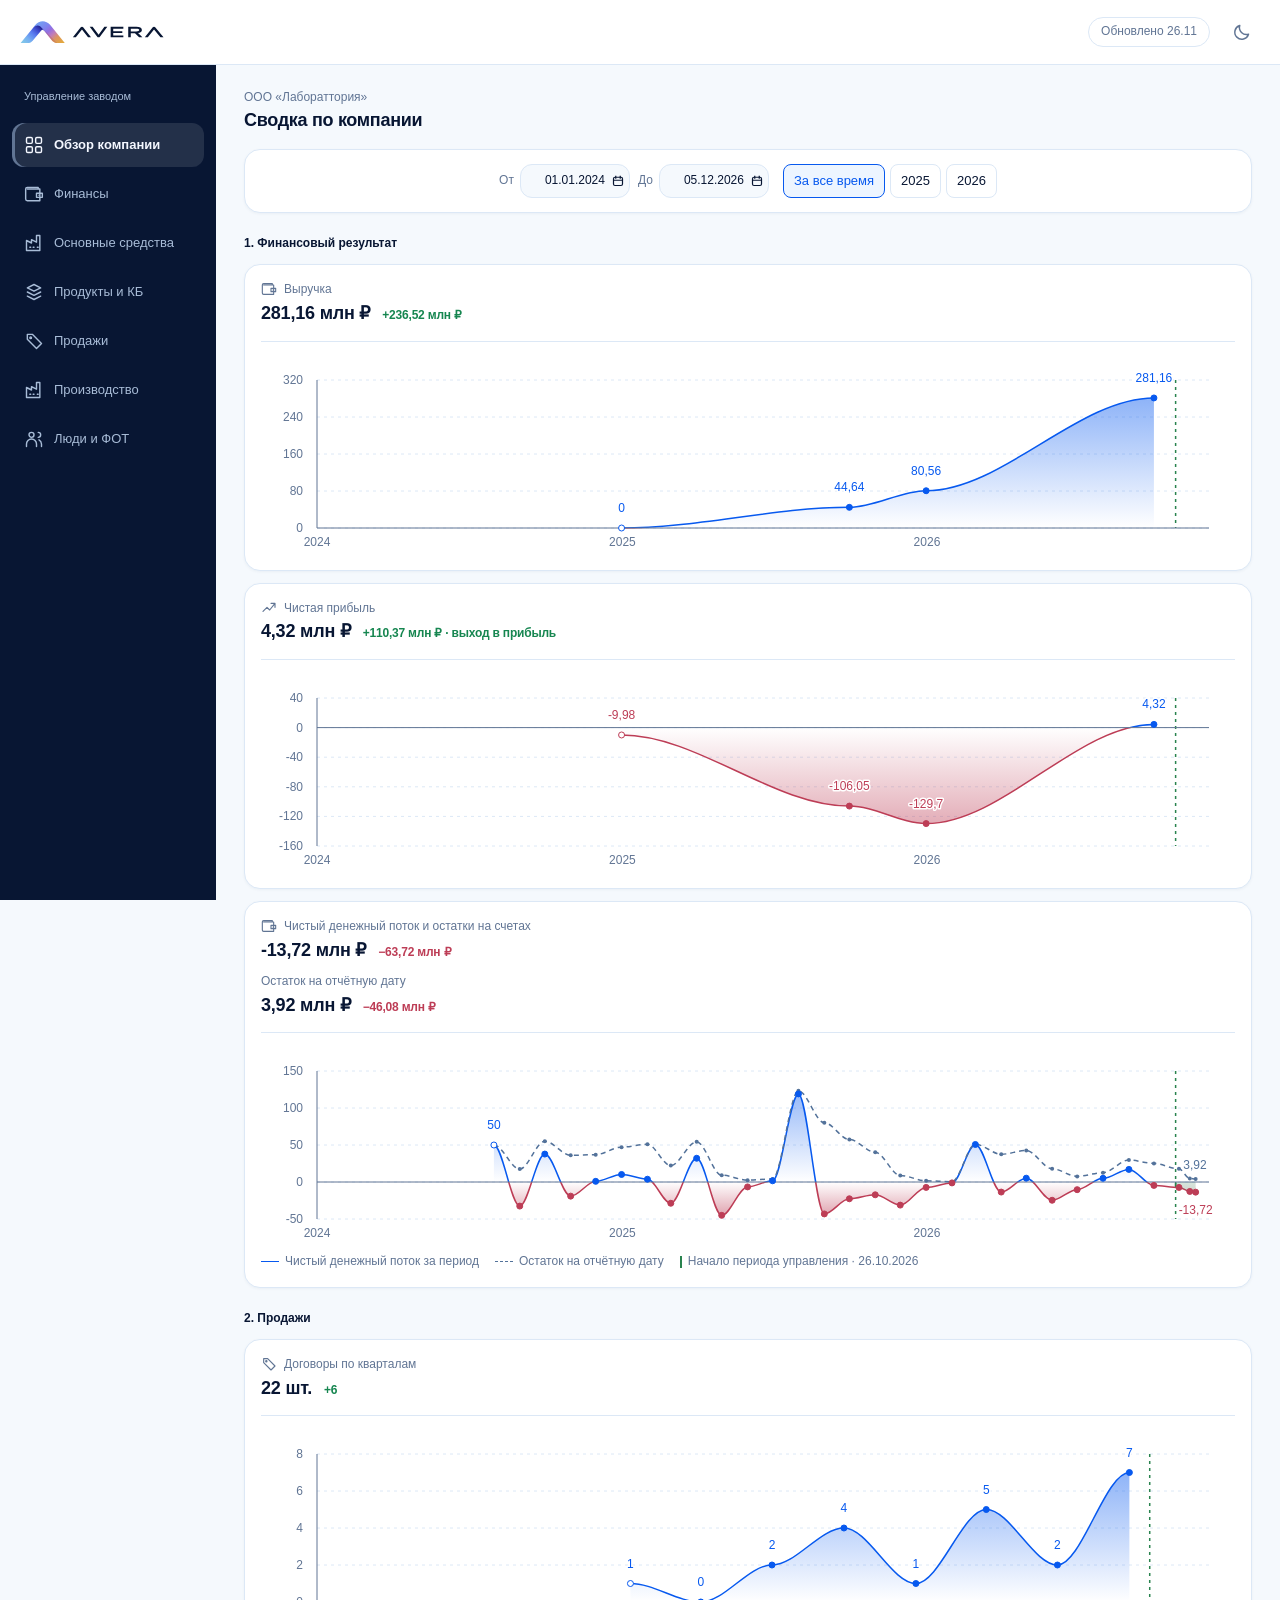
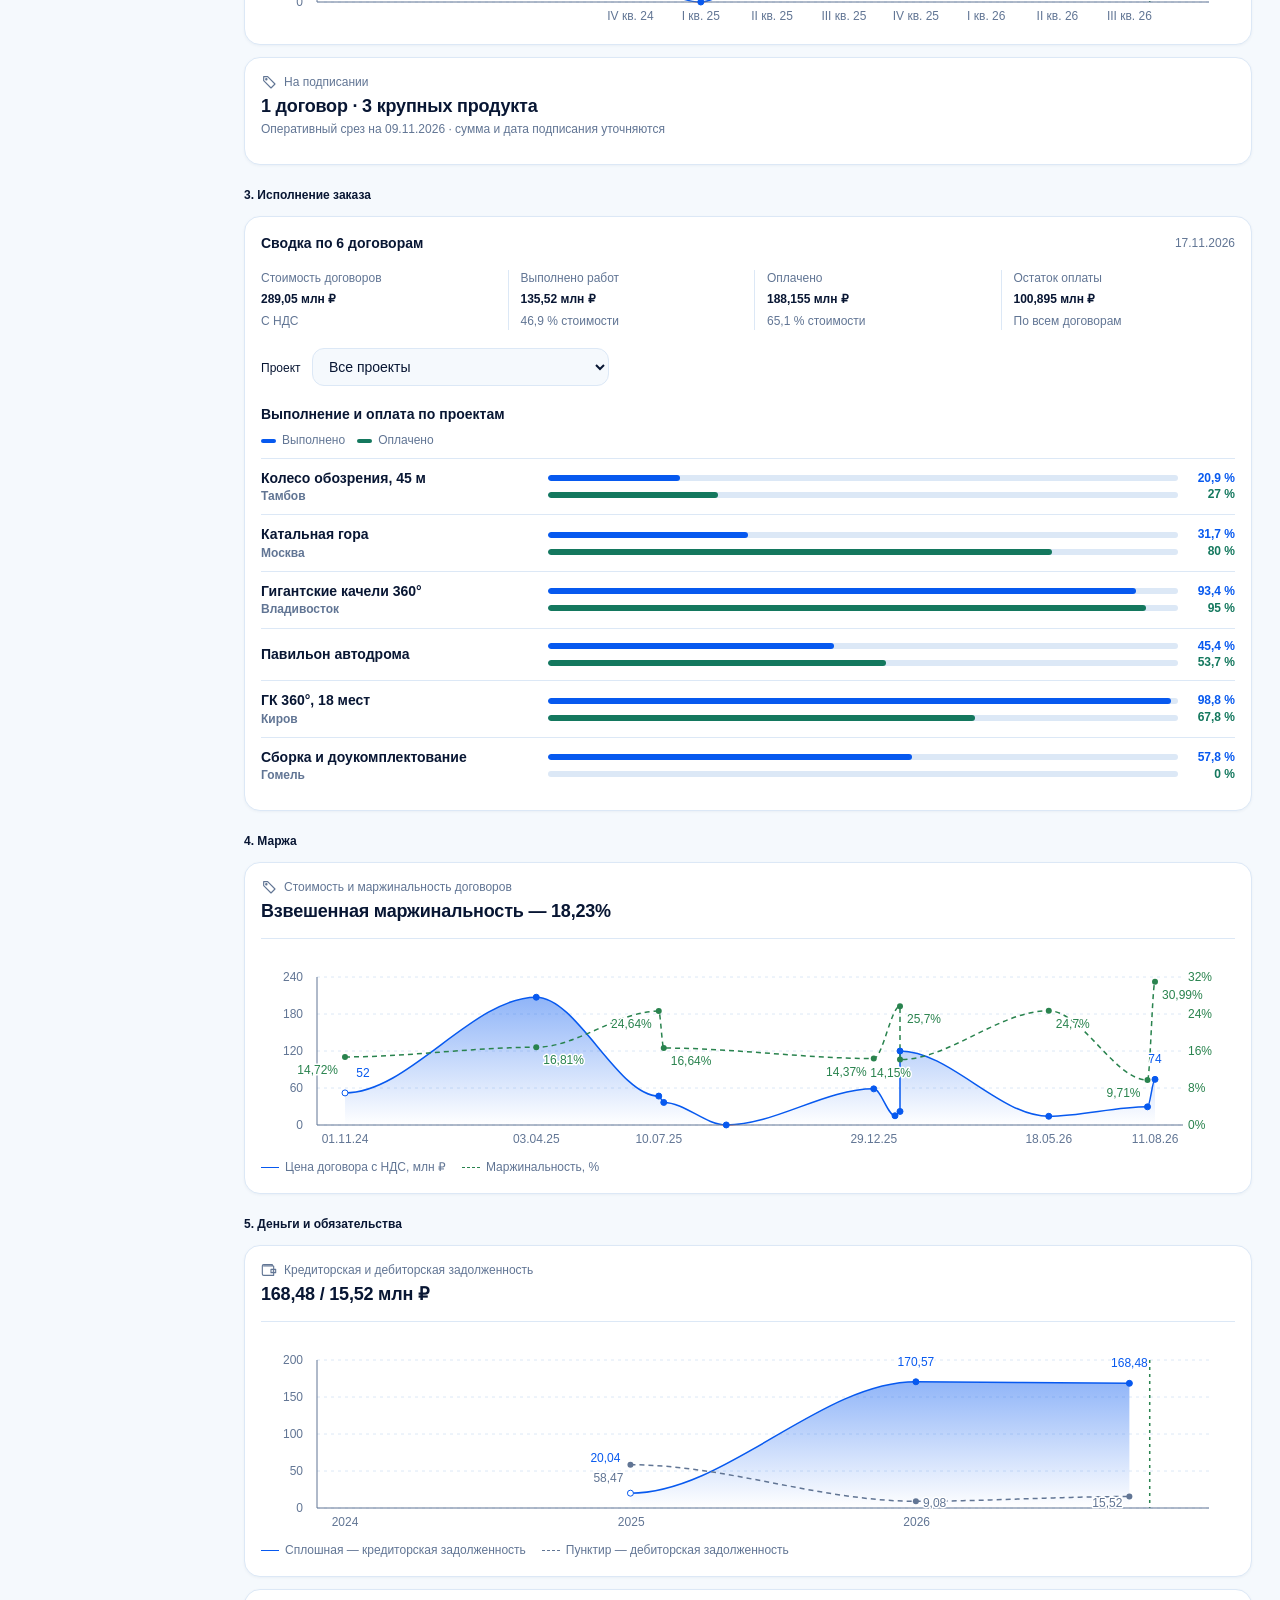
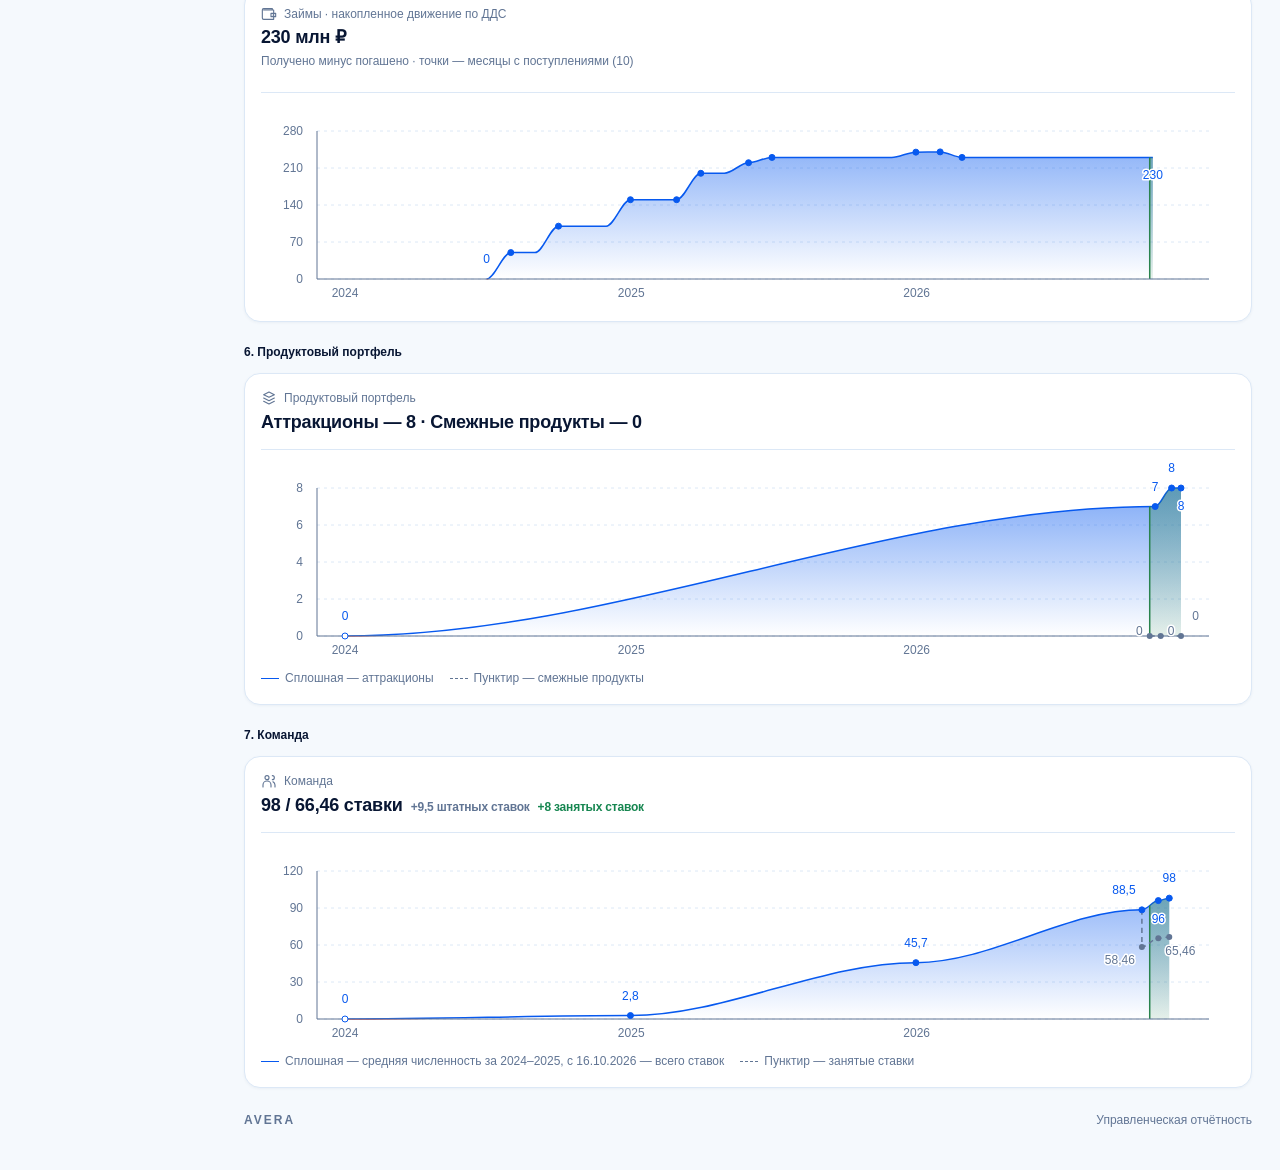
<file: index.html>
<!doctype html><html lang="ru"><head><meta charset="utf-8"><meta name="viewport" content="width=device-width,initial-scale=1,viewport-fit=cover"><meta name="color-scheme" content="light dark"><meta name="description" content="AVERA: демонстрационный управленческий дашборд завода. Отчетность, кадровые агрегаты, основные средства и производственный график."><title>AVERA · Управленческий обзор</title><link rel="stylesheet" href="styles.css?v=actual-20261102"><link rel="stylesheet" href="tokens.css?v=actual-20261102"><link rel="stylesheet" href="design.css?v=theme-icon-1"><meta name="theme-color" id="av-theme-color" content="#ffffff"><script defer src="ui.js?v=actual-20261102"></script><script defer src="data.js?v=actual-20261102"></script><script defer src="owner.js?v=actual-20261102"></script><script defer src="hr-turnover-data.js?v=actual-20261102"></script><script defer src="data-bindings.js?v=staffing-20261120"></script><script defer src="accounting.js?v=verified-20261117"></script><script defer src="fixed-assets-data.js?v=actual-20261102"></script><script defer src="fixed-assets.js?v=actual-20261102"></script><script defer src="app.js?v=theme-icon-1"></script><script defer src="production-snapshot.js?v=actual-20261102"></script><script defer src="overview-series.js?v=contract-dates-published-20261125"></script><link rel="stylesheet" href="order-execution.css?v=1"><script defer src="order-snapshot.js?v=1"></script><script defer src="order-execution.js?v=2"></script><script defer src="kb-stages.js?v=portfolio-20261126"></script><script defer src="real-overview.js?v=portfolio-20261126"></script><script defer src="kd-data.js?v=kd-20261103"></script><script defer src="sku-baseline.js?v=baseline-20261103"></script><link rel="stylesheet" href="kb.css?v=20261126-kb-detail"><script defer src="kd.js?v=20261126-kb-detail"></script><link rel="stylesheet" href="comparison.css?v=calendar-confirm-1"></head><body id="avera-owner"><a class="skip" href="#main">К содержанию</a><svg class="av-sprite" aria-hidden="true" focusable="false" xmlns="http://www.w3.org/2000/svg"><defs><symbol id="av-i-menu" viewBox="0 0 24 24"><path d="M4 6h16M4 12h16M4 18h16"/></symbol><symbol id="av-i-close" viewBox="0 0 24 24"><path d="m6 6 12 12M18 6 6 18"/></symbol><symbol id="av-i-grid" viewBox="0 0 24 24"><rect x="3" y="3" width="7" height="7" rx="1.5"/><rect x="14" y="3" width="7" height="7" rx="1.5"/><rect x="3" y="14" width="7" height="7" rx="1.5"/><rect x="14" y="14" width="7" height="7" rx="1.5"/></symbol><symbol id="av-i-wallet" viewBox="0 0 24 24"><path d="M4 6h15v14H4a2 2 0 0 1-2-2V6a2 2 0 0 1 2-2h13v2"/><path d="M15 11h7v5h-7zM18 13.5h.1"/></symbol><symbol id="av-i-trend" viewBox="0 0 24 24"><path d="M3 17 9 11l4 4 8-10M15 5h6v6"/></symbol><symbol id="av-i-cash" viewBox="0 0 24 24"><rect x="3" y="5" width="18" height="14" rx="2"/><circle cx="12" cy="12" r="3"/><path d="M6 9v.1M18 15v.1"/></symbol><symbol id="av-i-package" viewBox="0 0 24 24"><path d="m12 3 9 5v9l-9 5-9-5V8l9-5ZM3 8l9 5 9-5M12 13v9M7.5 5.5l9 5"/></symbol><symbol id="av-i-clock" viewBox="0 0 24 24"><circle cx="12" cy="12" r="9"/><path d="M12 7v5l3 2"/></symbol><symbol id="av-i-products" viewBox="0 0 24 24"><path d="m12 3 8 4-8 4-8-4 8-4ZM4 12l8 4 8-4M4 17l8 4 8-4"/></symbol><symbol id="av-i-rocket" viewBox="0 0 24 24"><path d="M9 15 5 19l-1-4 4-4M9 15l4 1 6-6 1-6-6 1-6 6 1 4ZM13 16l-1 4 4-1 3-4"/><circle cx="15" cy="9" r="1.5"/></symbol><symbol id="av-i-people" viewBox="0 0 24 24"><circle cx="9" cy="7" r="3"/><path d="M3 21v-3a6 6 0 0 1 12 0v3M17 4a3 3 0 0 1 0 6M21 21v-3a6 6 0 0 0-3-5"/></symbol><symbol id="av-i-factory" viewBox="0 0 24 24"><path d="M3 21V9l6 3V8l6 3V3h4v18H3ZM7 17h1M11 17h1M16 17h1"/></symbol><symbol id="av-i-sales" viewBox="0 0 24 24"><path d="M4 4h6l11 11-6 6L4 10V4Z"/><circle cx="8" cy="8" r="1"/></symbol><symbol id="av-i-moon" viewBox="0 0 24 24"><path d="M20 14A8 8 0 0 1 10 4a8 8 0 1 0 10 10Z"/></symbol><symbol id="av-i-sun" viewBox="0 0 24 24"><circle cx="12" cy="12" r="4"/><path d="M12 2v2M12 20v2M2 12h2M20 12h2M5 5l1.5 1.5M17.5 17.5 19 19M5 19l1.5-1.5M17.5 6.5 19 5"/></symbol></defs></svg><header class="av-shell-header"><button type="button" id="av-open-menu" class="av-icon-button av-open-menu" aria-label="Открыть меню" aria-controls="av-menu" aria-expanded="false"><svg class="av-icon" viewBox="0 0 24 24" aria-hidden="true" focusable="false"><use href="#av-i-menu"></use></svg></button><a href="#overview" class="av-logo" aria-label="AVERA, обзор компании"><svg class="av-brand-lockup" aria-hidden="true" focusable="false" viewBox="67 35 574 90">
    <defs>
      <linearGradient id="av-brand-ribbon-return" gradientUnits="userSpaceOnUse" x1="86" y1="124" x2="146" y2="57">
        <stop stop-color="#80c5ea" />
        <stop offset=".26" stop-color="#76aef1" />
        <stop offset=".57" stop-color="#5a7cf0" />
        <stop offset=".82" stop-color="#3d47ca" />
        <stop offset="1" stop-color="#232594" />
      </linearGradient>
      <linearGradient id="av-brand-ribbon-face" gradientUnits="userSpaceOnUse" x1="148" y1="40" x2="226" y2="128">
        <stop stop-color="#749cf2" />
        <stop offset=".23" stop-color="#7e86ef" />
        <stop offset=".41" stop-color="#936fe2" />
        <stop offset=".58" stop-color="#c17db9" />
        <stop offset=".76" stop-color="#dd955f" />
        <stop offset="1" stop-color="#e2a73e" />
      </linearGradient>
      <linearGradient id="av-brand-ribbon-fold" gradientUnits="userSpaceOnUse" x1="204" y1="85" x2="176" y2="106">
        <stop stop-color="#771e5e" stop-opacity="0" />
        <stop offset="1" stop-color="#be5415" stop-opacity=".36" />
      </linearGradient>
    </defs>
    <path fill="url(#av-brand-ribbon-return)" d="M68.8 123.5 122 58.8C133.2 45.3 148.4 47.6 158.6 60.7L165.5 76.3C159.7 69.1 156.2 67.5 150.1 75L117.5 113.6C111.4 121 104.4 123.5 94.5 123.5Z" />
    <path fill="url(#av-brand-ribbon-face)" d="M117.8 63.9 127 52.1C143.6 31.1 170.3 31.2 186.8 50.4L246.1 123.5H218.3C205.4 123.5 199.1 118.8 191.9 109.8L156.9 66.1C145.5 51.5 132.8 47.3 117.8 63.9Z" />
    <path fill="url(#av-brand-ribbon-fold)" d="M157.9 67.3C164.4 75.1 174.7 81.5 183.3 90.5L215.6 123.4C204.4 122.9 198.6 118.1 191.9 109.8Z" />
    <g fill="currentColor">
      <path d="M277.7 100.2 309.3 59.6Q310.4 58.2 313.8 58.2H314.5Q317.5 58.2 318.7 59.7L350 100.2H338.2L314 68.8 289.5 100.2Z" />
      <path d="M344.8 58.4H356.5L380.3 89.9 403.4 58.4H415.1L384 100.2H376.3Z" />
      <path d="M428.4 58.4H479V65.8H438.6V75.6H474.8V82.9H438.6V92.8H479V100.2H428.4Z" />
      <path fill-rule="evenodd" d="M498.4 58.4H530.8C544.2 58.4 552.9 62.8 552.9 71.3C552.9 78 547.2 82.1 537.6 83.3L554.9 100.2H541.7L525.3 83.8H508.6V100.2H498.4ZM508.6 65.7V76.5H530C538 76.5 542.5 74.8 542.5 71.2C542.5 67.4 538.2 65.7 530.3 65.7Z" />
      <path d="M564.6 100.2 596.3 59.6Q597.6 58.2 600.8 58.2H601.7Q604.7 58.2 605.9 59.7L639.1 100.2H626.9L601.2 68.8 576.5 100.2Z" />
    </g>
  </svg></a><span class="av-header-date">Обновлено 26.11</span><button type="button" id="theme" class="theme" aria-label="Включить тёмную тему"><svg class="av-icon" viewBox="0 0 24 24" aria-hidden="true" focusable="false"><use href="#av-i-moon"></use></svg></button></header><aside class="av-sidebar"><p class="av-sidebar-caption">Управление заводом</p><nav aria-label="Разделы дашборда" id="navigation"></nav></aside><dialog class="av-menu-dialog" id="av-menu" aria-label="Разделы AVERA"><div class="av-menu-title">AVERA<button type="button" class="av-icon-button" id="av-close-menu" aria-label="Закрыть меню"><svg class="av-icon" viewBox="0 0 24 24" aria-hidden="true" focusable="false"><use href="#av-i-close"></use></svg></button></div><nav id="av-mobile-navigation" aria-label="Разделы дашборда"></nav><p class="av-sidebar-foot">Управление заводом</p></dialog><main id="main" tabindex="-1"><div class="intro"><div><p class="eyebrow">ООО «Лабораттория» <span>Производство аттракционов и смежных продуктов</span></p><h1 id="title">Управленческий обзор</h1><p id="subtitle">Ключевые показатели, портфель продуктов и решения собственника.</p></div><div class="asof"><strong>30 октября 2026</strong><span>Финансы: сентябрь · ФОТ: октябрь</span></div></div><div class="notice">Интерактивный макет. Все суммы, статусы, сроки и штатные показатели вымышлены. ERP и CRM не подключены.</div><div id="content"></div><footer><strong>AVERA</strong><span>Управленческая отчётность</span></footer></main><dialog id="dialog"><div class="dialog-head"><h2 id="dialog-title"></h2><button id="close-dialog" class="close" aria-label="Закрыть">×</button></div><div id="dialog-body"></div><div class="dialog-bottom"><button class="primary" id="dialog-ok">Понятно</button></div></dialog></body></html>
</file>
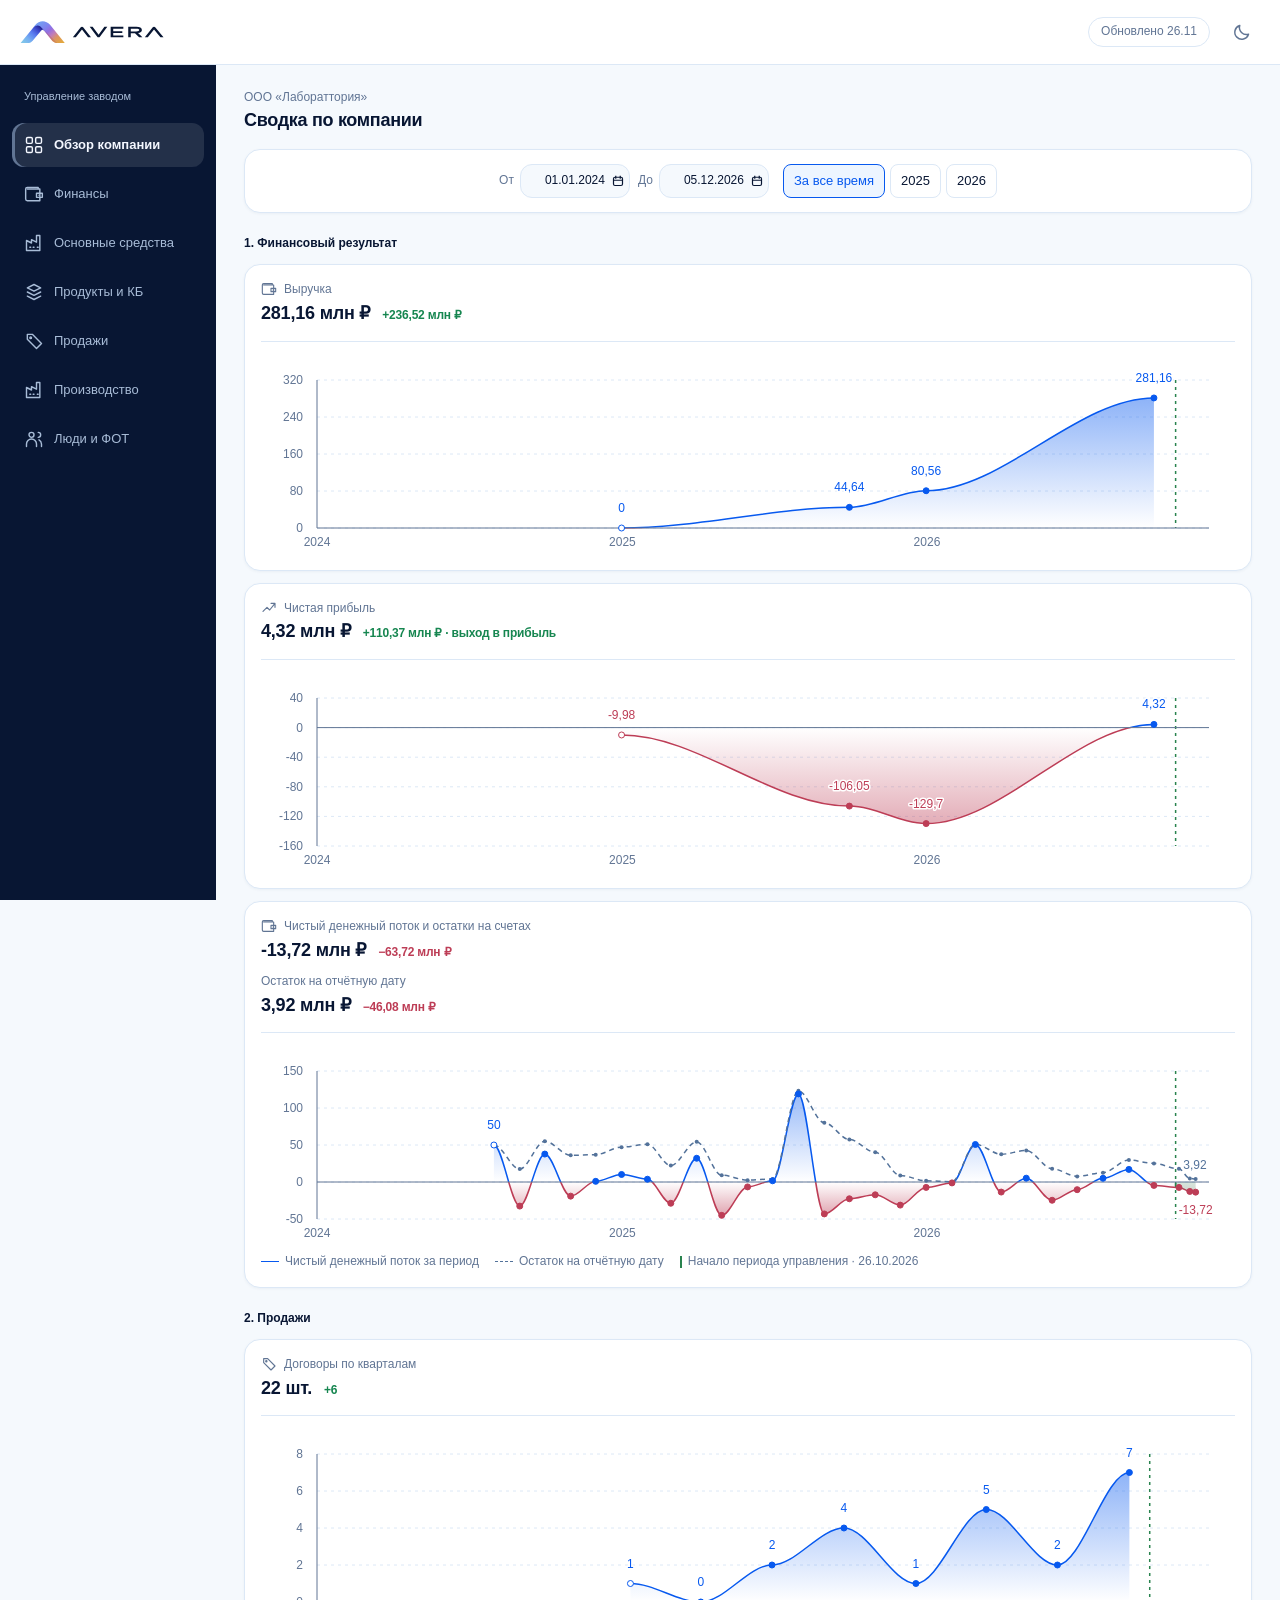
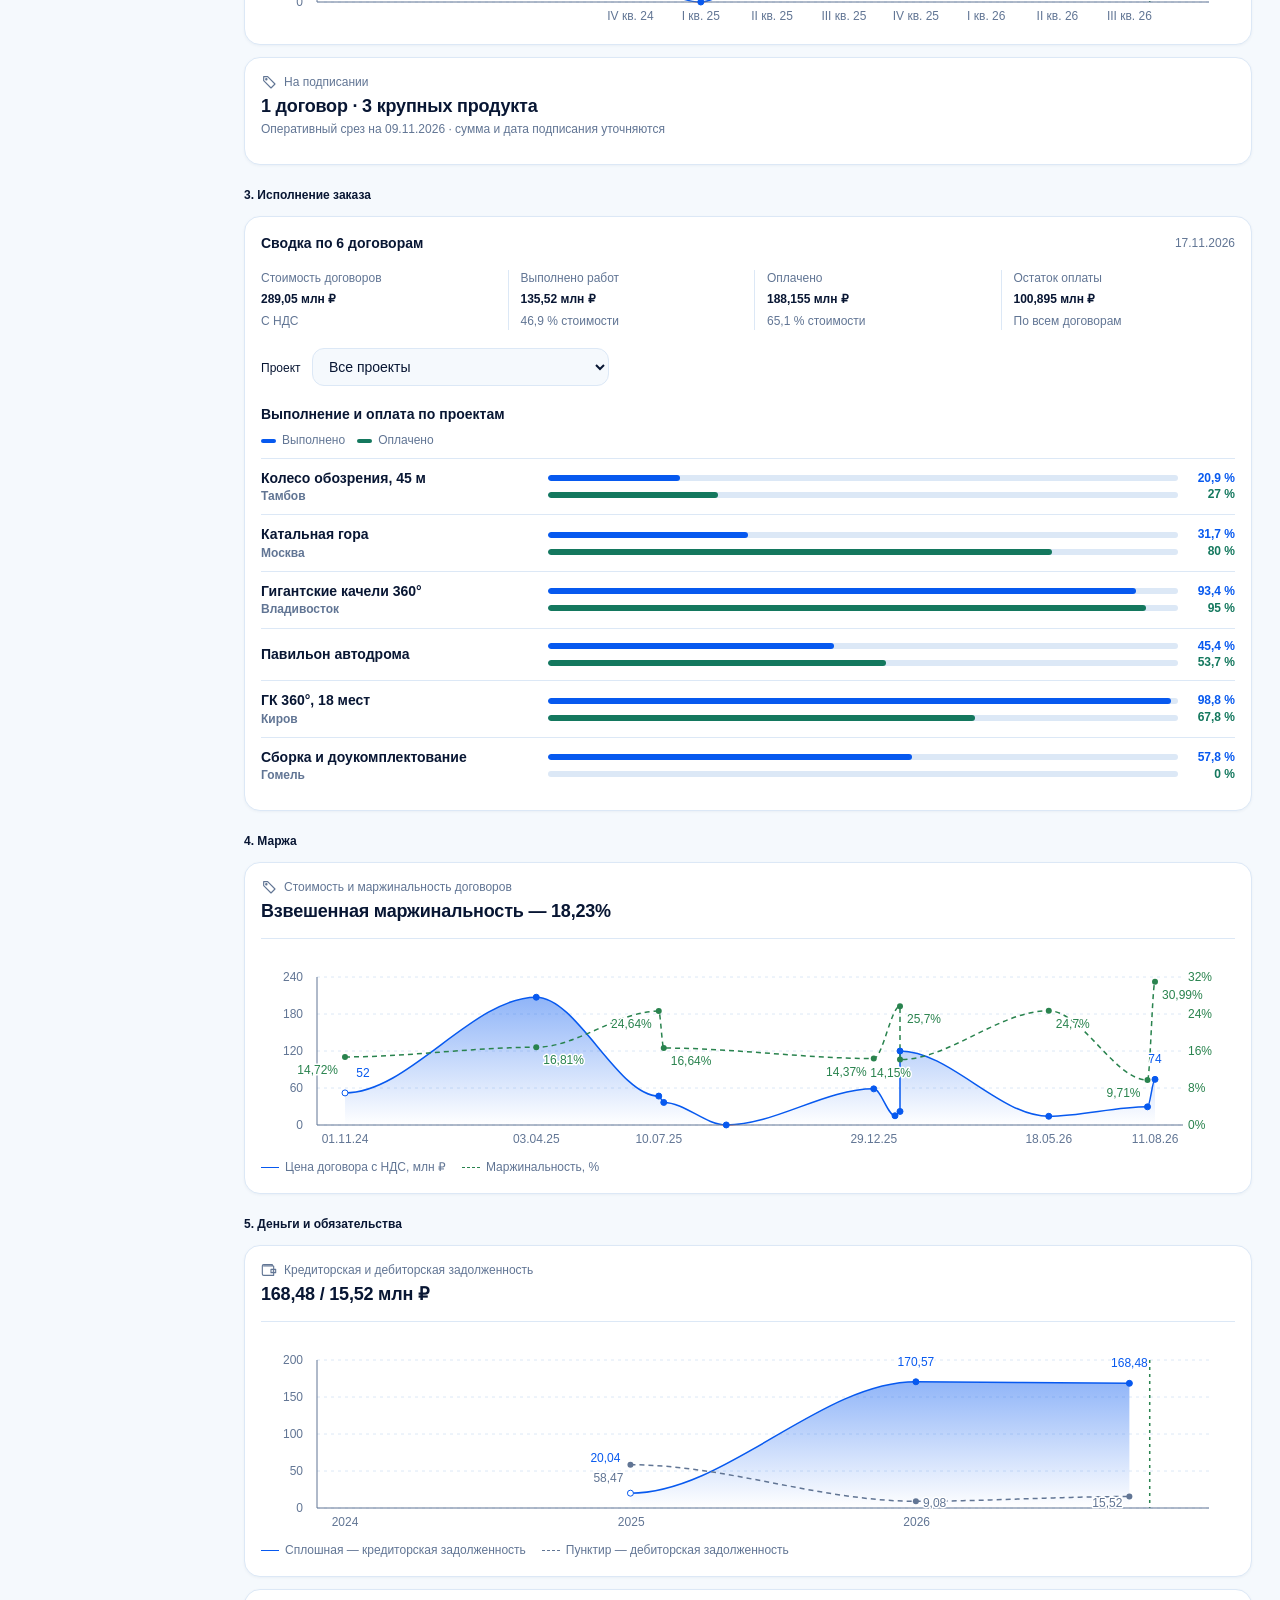
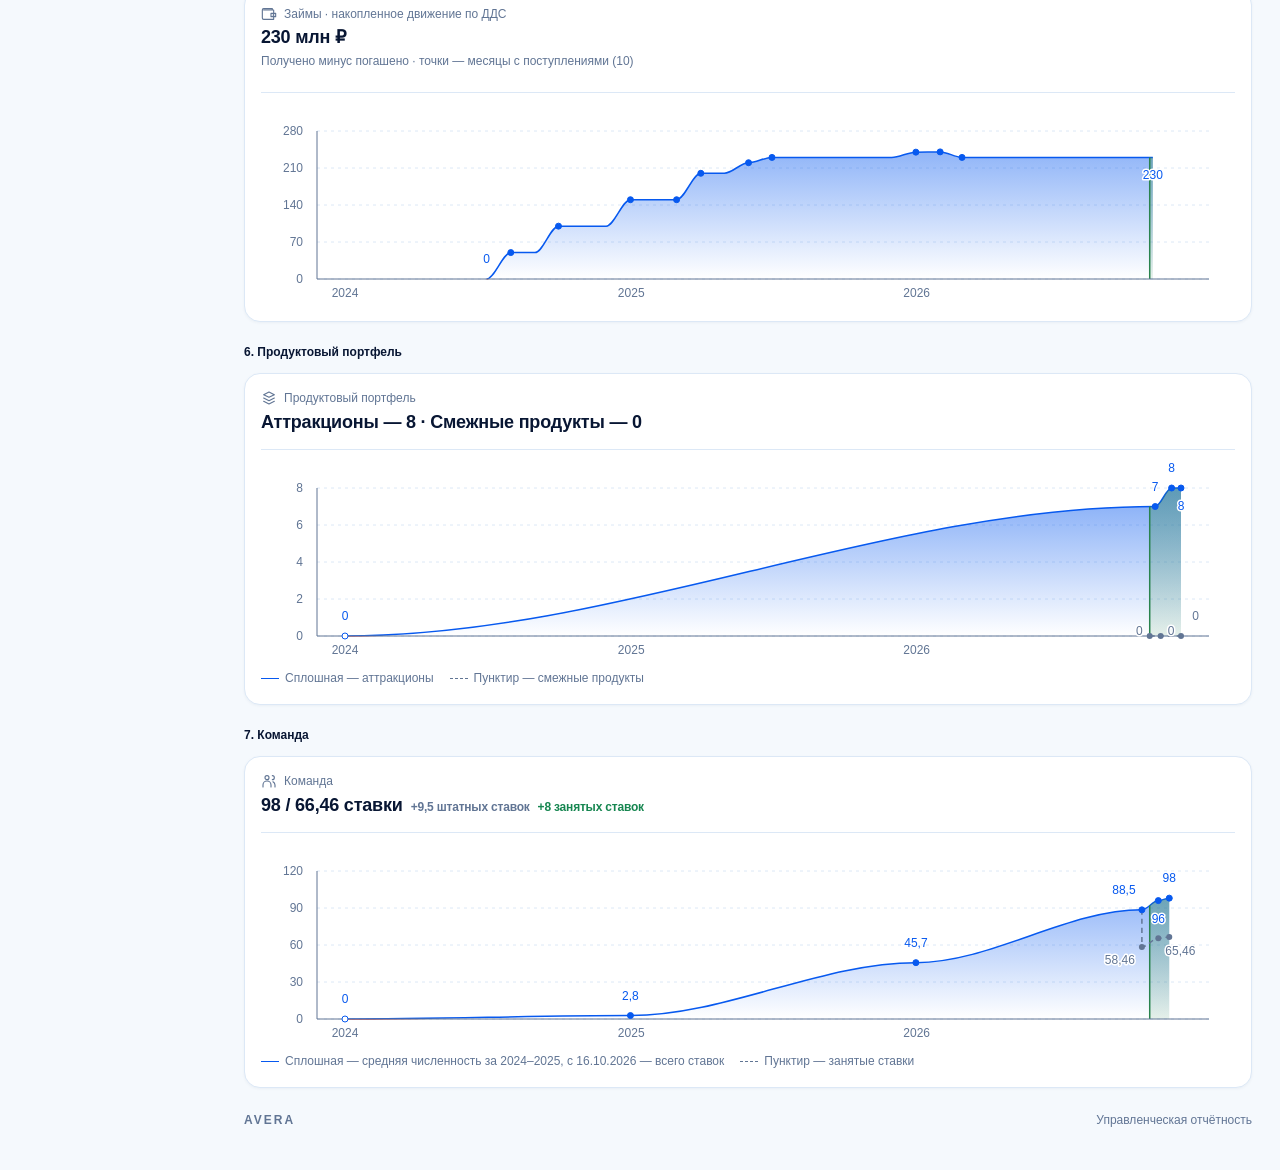
<file: details.html>
<!doctype html><html lang="ru"><head><meta charset="utf-8"><meta name="viewport" content="width=device-width,initial-scale=1"><title>AVERA</title></head><body><a id="return" href="index.html#overview">Открыть AVERA</a><script>const target="index.html"+location.search+(location.hash||"#overview");document.getElementById("return").href=target;location.replace(target);</script></body></html>
</file>
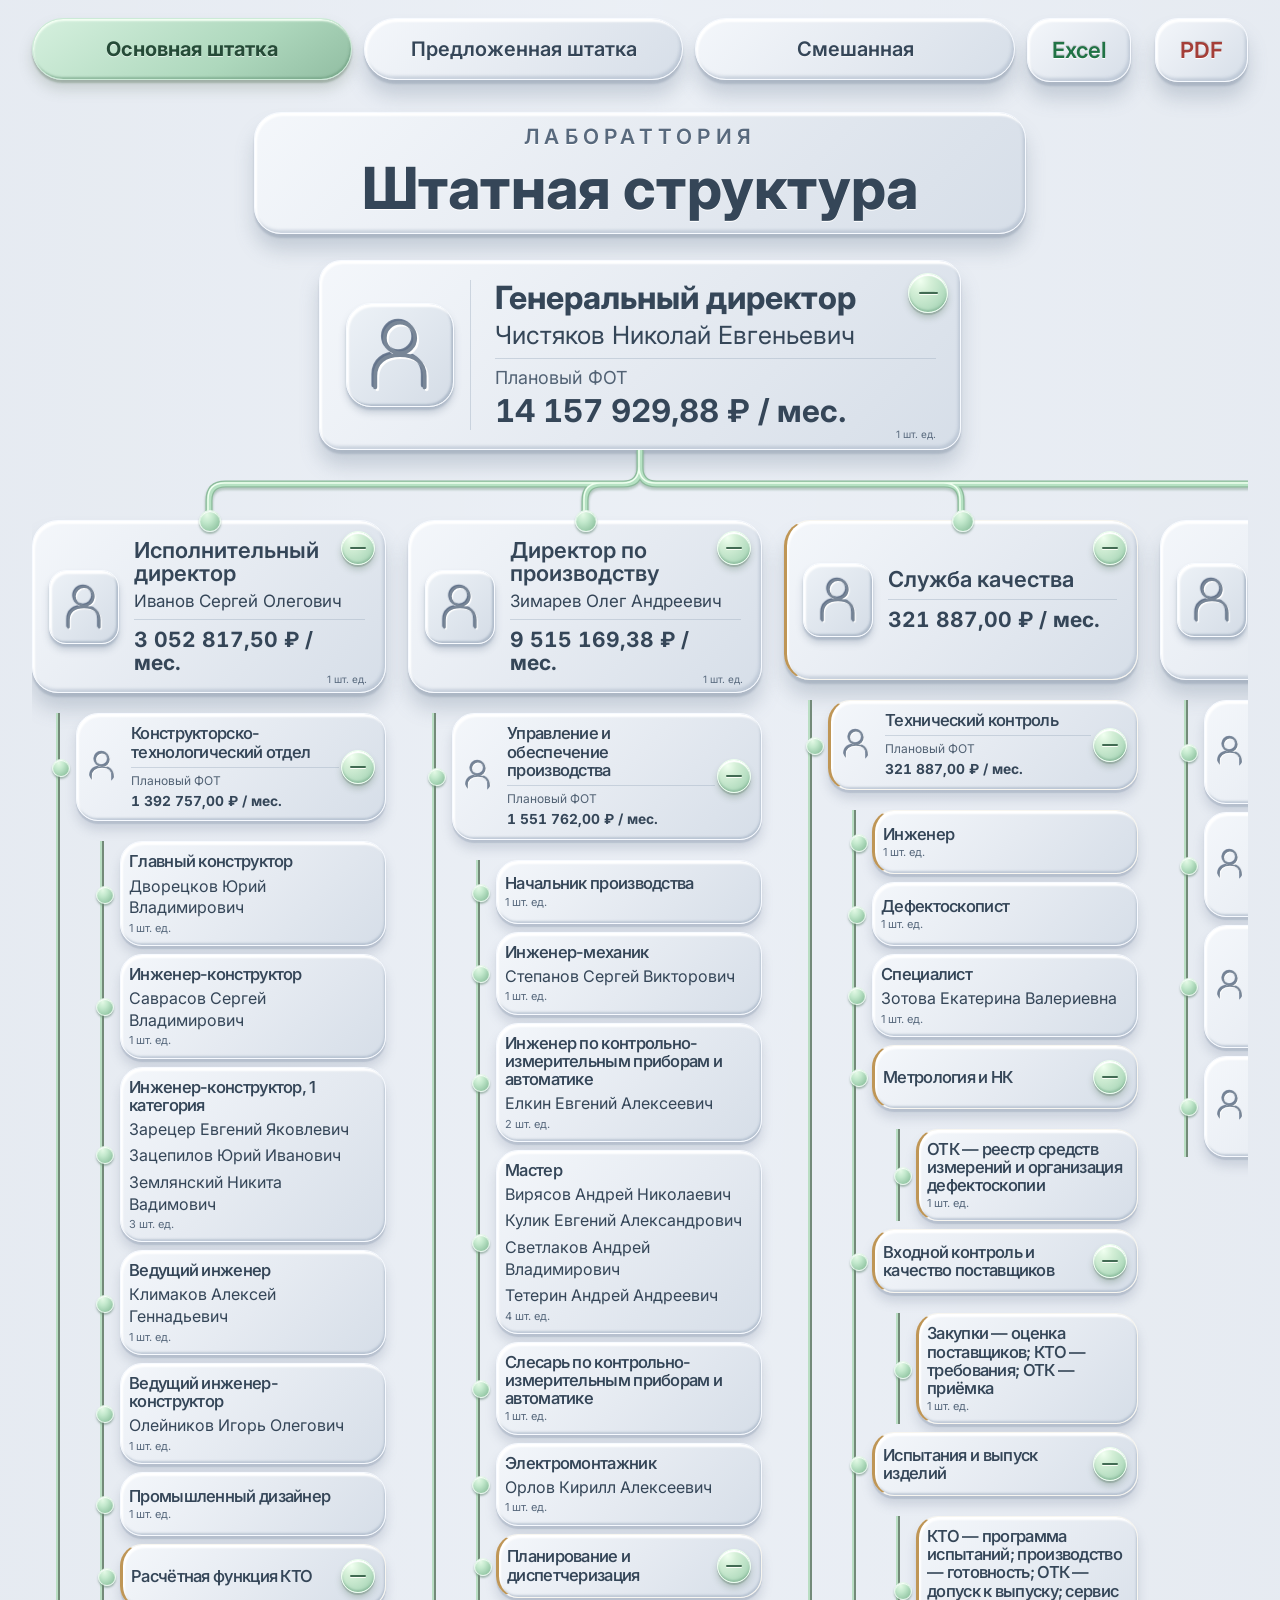
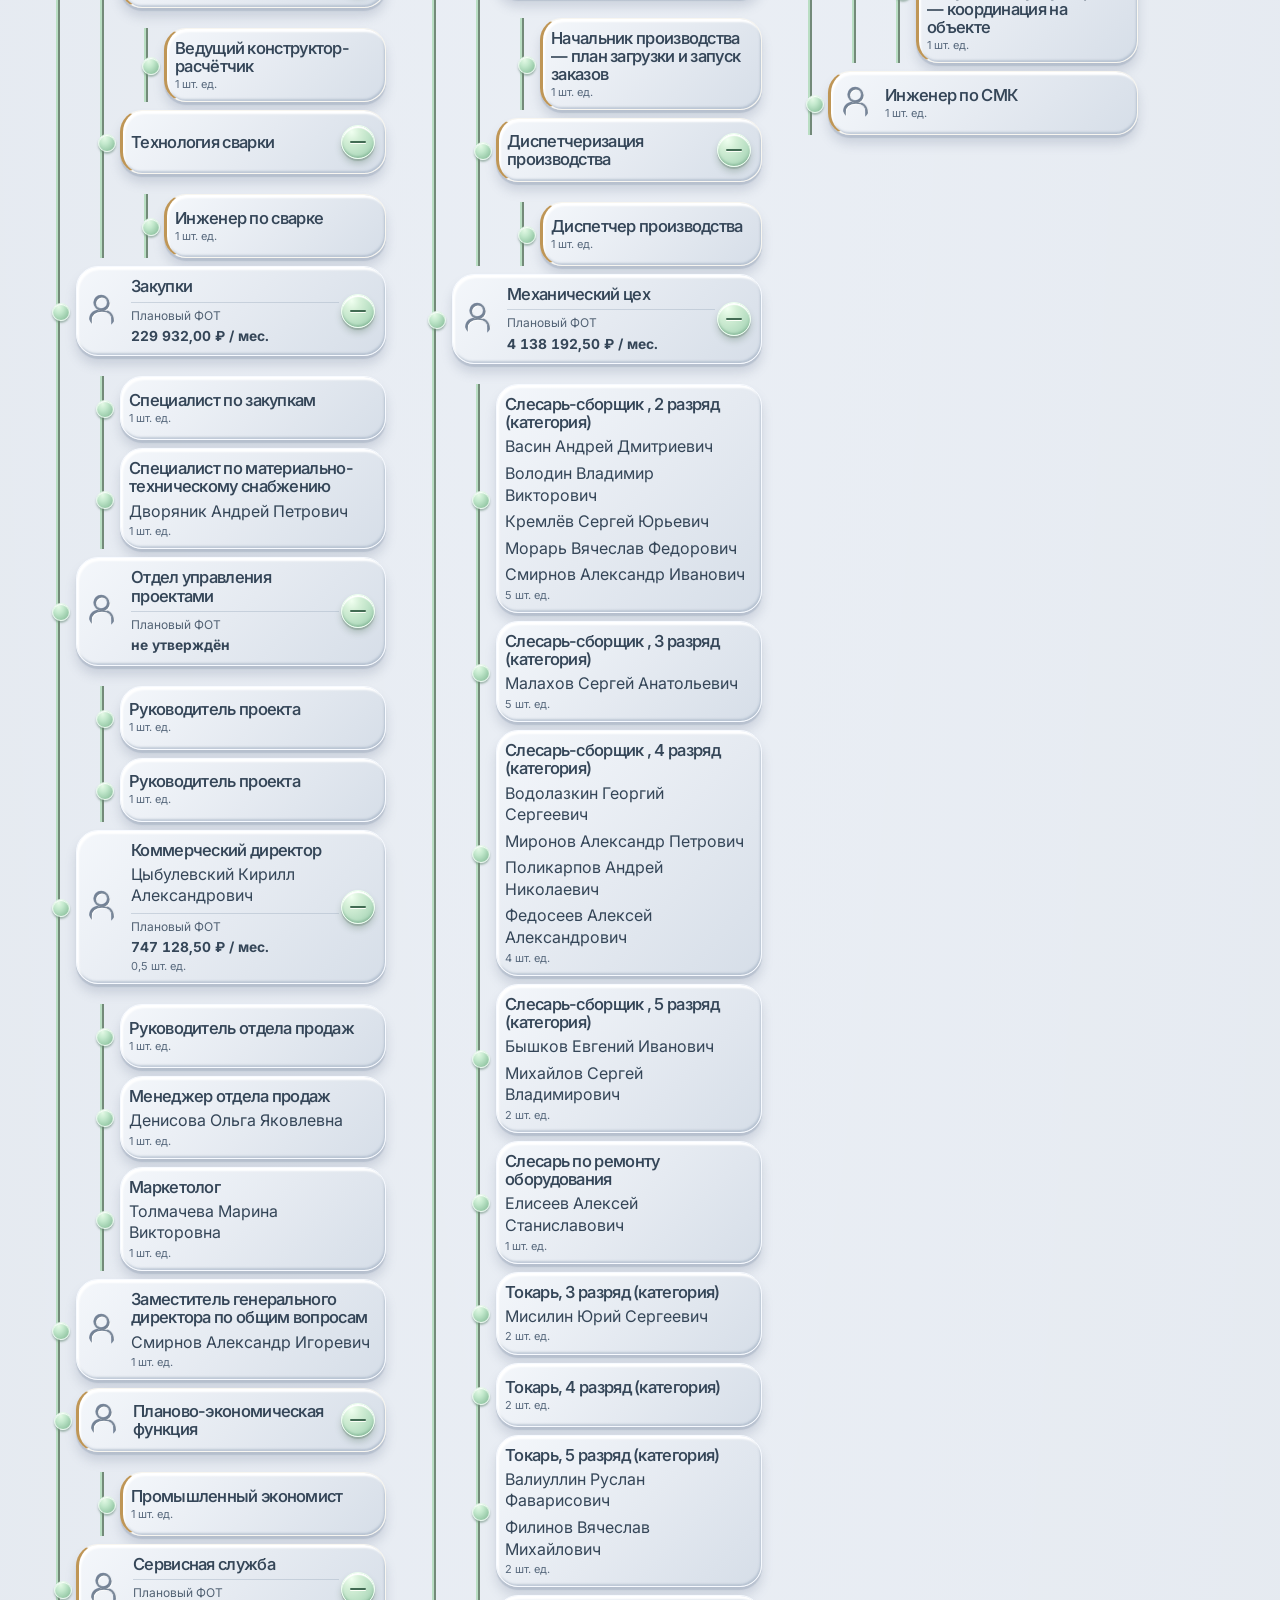
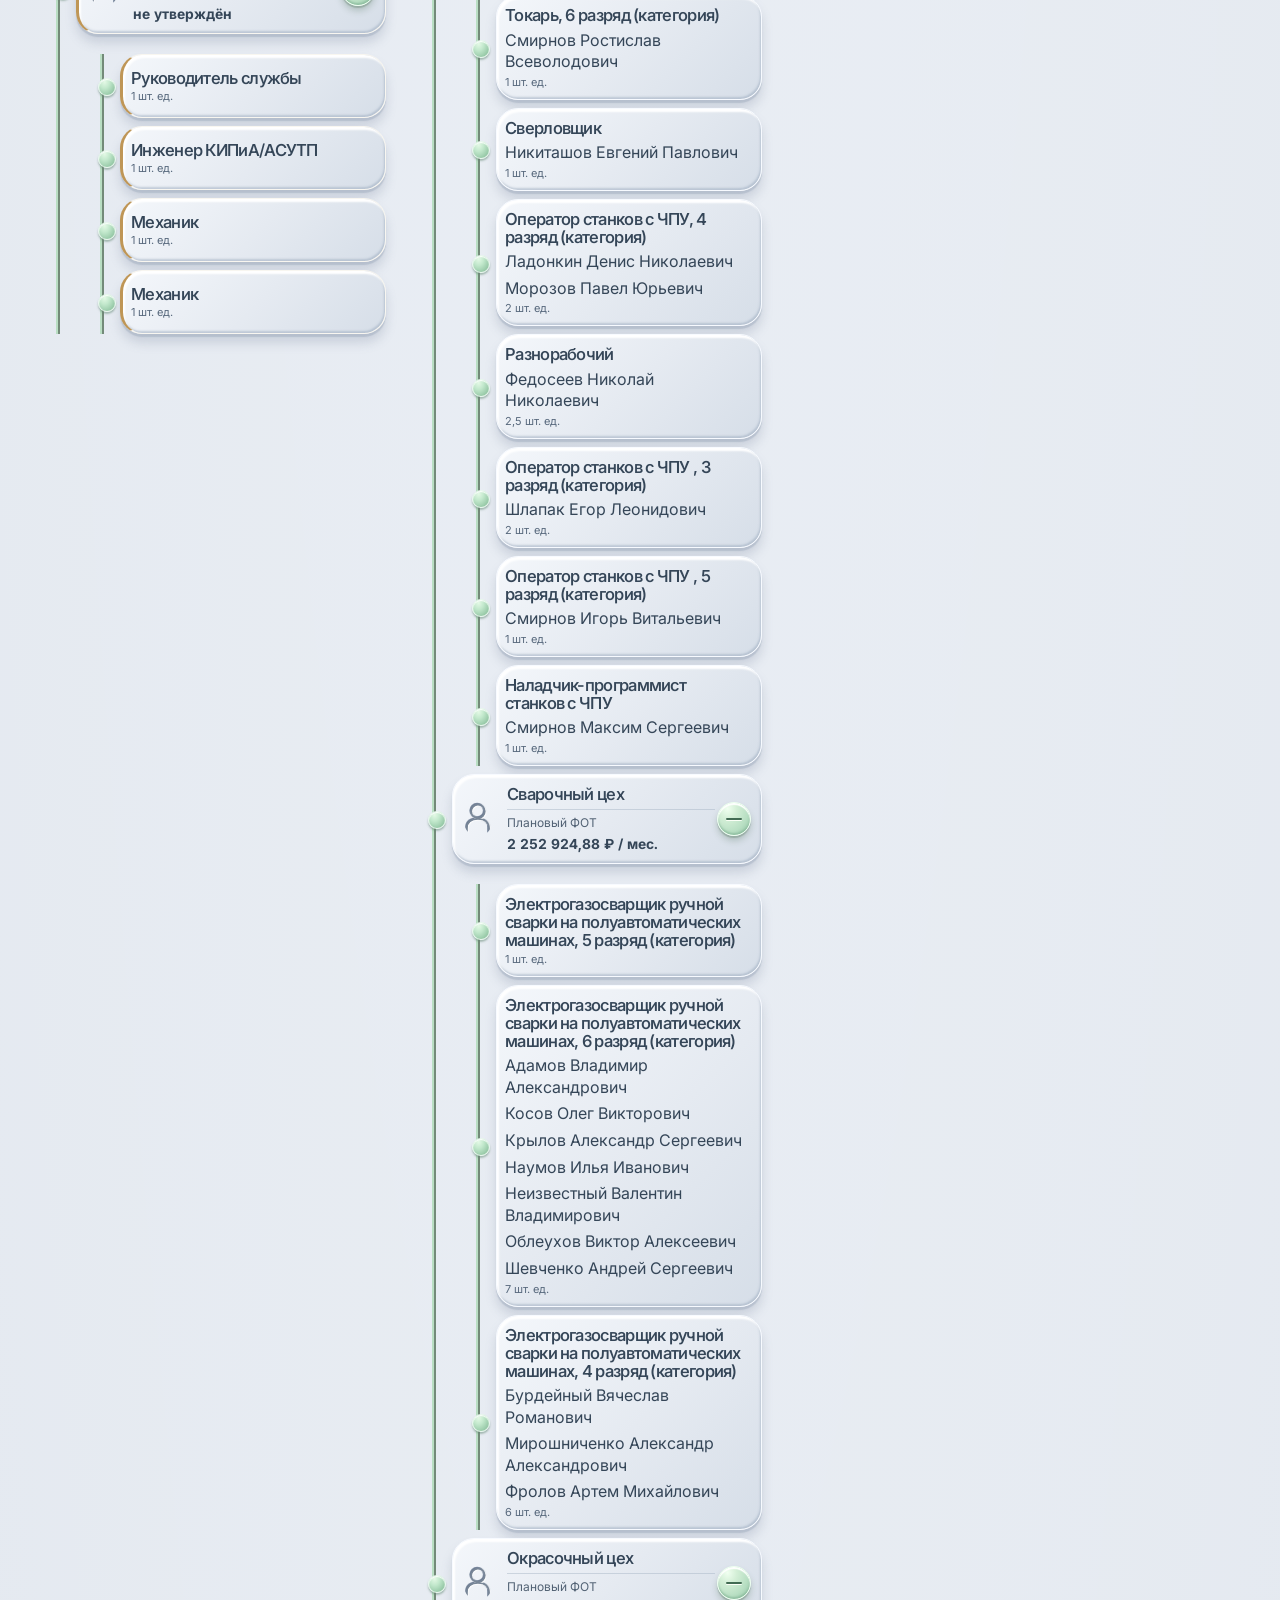
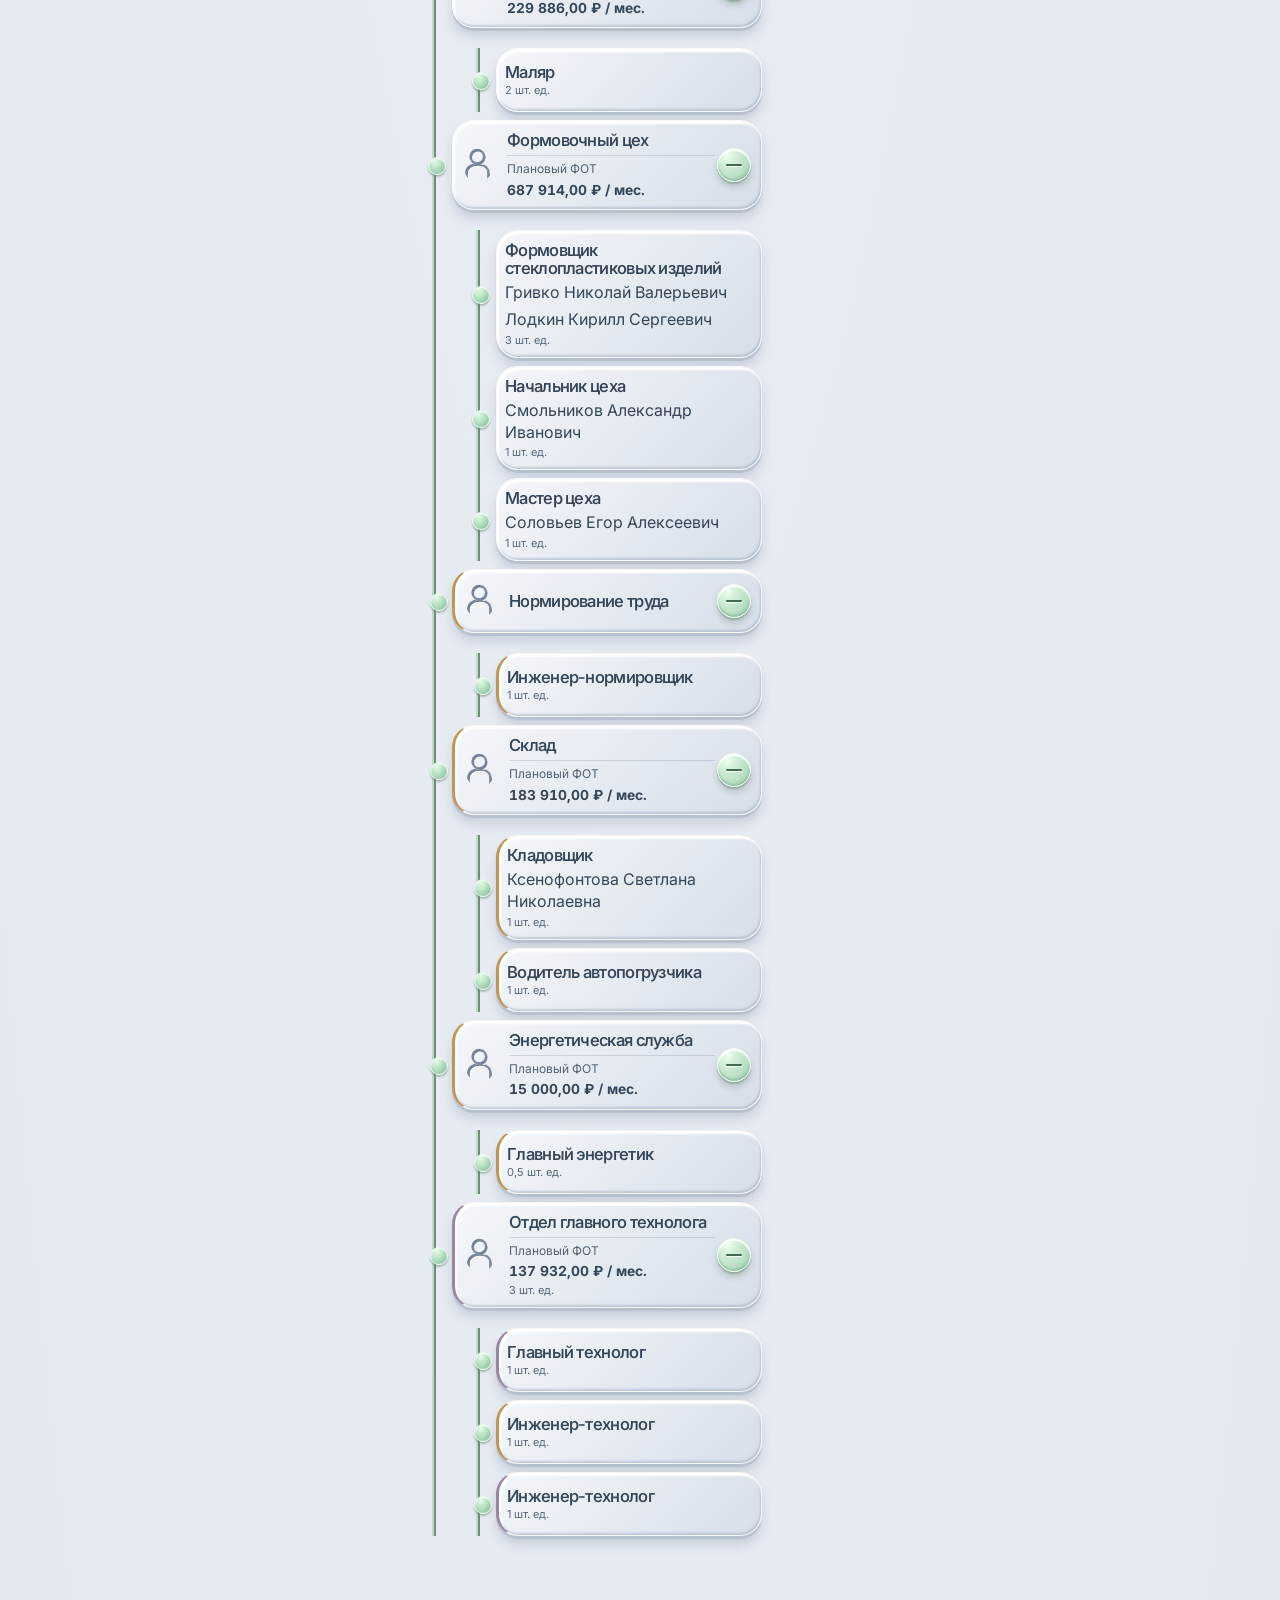
<file: org-structure.html>
<!doctype html>
<html lang="ru"><meta charset="utf-8"><meta name="viewport" content="width=device-width,initial-scale=1">
<title>Штатная структура Лабораттория</title>
<style>
*{box-sizing:border-box}html{background:#d5dde1}body{margin:0;font:16px Arial,sans-serif;color:#25445a}
main{min-width:1920px;padding:46px 4% 64px;background:radial-gradient(ellipse at 91% 0%,#f0f3f6,transparent 62%),linear-gradient(130deg,#c9d1d5,#dce2e6 60%,#cbd5da)}
h1{position:absolute;margin:0;color:#fff;font-size:23px;font-weight:400;line-height:1.18}
h1 span{display:block;letter-spacing:.2em;text-transform:uppercase;font-size:18px;margin-bottom:6px}
.card{position:relative;display:flex;align-items:center;gap:12px;min-width:0;padding:14px;border:2px solid #fff9;border-radius:9px;background:linear-gradient(135deg,#fff9,#f8fafbd9 58%,#e1e5e8);box-shadow:0 9px 13px #233b4a30,inset 0 1px 2px #fff;overflow-wrap:anywhere}
.card strong,.card span{display:block}.card strong{font-size:1em;font-weight:600}.card span{margin-top:3px;color:#3a444d;font-size:.88em}.card .budget{color:#204a5d;font-weight:bold}.card .budget-value{display:block;margin-top:2px;white-space:nowrap;overflow-wrap:normal}
.card.root{width:330px;margin:auto;color:#a24451}.icon{width:34px;height:40px;flex:none;filter:drop-shadow(1px 2px 1px #6d757958)}
.tree{position:relative;display:grid;grid-template-columns:repeat(6,minmax(0,1fr));gap:18px;padding-top:68px}
.lane{position:relative;min-width:0}.lane>.node+.node{margin-top:22px}
.node{position:relative;min-width:0}.node>.card::before,.root::after{content:"";position:absolute;z-index:2;top:-6px;left:calc(50% - 5px);width:10px;height:10px;border-radius:50%;background:var(--tone,#358785);box-shadow:0 0 0 2px color-mix(in srgb,var(--tone,#358785) 25%,transparent)}
.root::after{top:auto;bottom:-6px}
.children{position:relative;display:grid;gap:12px;margin-top:14px;padding-left:16px;border-left:2px dotted var(--tone)}
.children>.node>.card::before{left:-20px;top:calc(50% - 4px);width:7px;height:7px}
.children>.node>.card{padding:9px 10px;border-radius:8px;font-size:.91em}
.wires{position:absolute;inset:0;pointer-events:none;overflow:visible}

.card.proposed{border-color:#e5b166;background:#fff4df}.card .proposal{color:#864100;font-weight:bold}.card a{color:inherit}.card.new-staff{background:#e5ddfa;border-color:#ad92e1}.draft-controls{position:relative;margin:22px auto 0;text-align:center}.draft-controls button{padding:8px 16px;border:1px solid #ad92e1;border-radius:8px;background:#e5ddfa;color:#392365;cursor:pointer}.draft{margin:20px auto 0;max-width:1750px}.draft-grid{display:grid;grid-template-columns:repeat(4,minmax(0,1fr));gap:20px;margin-top:16px;align-items:start}[hidden]{display:none!important}.draft-controls{display:flex;justify-content:center;gap:12px;flex-wrap:wrap}.draft-controls a{padding:9px 14px;background:#e5ddfa;border:1px solid #ad92e1;border-radius:8px;color:#392365;text-decoration:none}.draft-controls a[aria-current]{font-weight:bold;background:#d7c5fa}.view{min-width:0}.view h2,.view p{max-width:1100px;margin:20px auto}.view table{margin:auto;border-collapse:collapse;width:min(100%,1300px);background:#fff}.view th,.view td{padding:9px 12px;border:1px solid #d5dde1;text-align:left;vertical-align:top}.view th{background:#25445a;color:white}.view tr.diff{background:#eee5fb}.view .draft-grid{margin-inline:auto;max-width:none;grid-template-columns:repeat(9,minmax(245px,1fr));overflow-x:auto;padding:10px 10px 24px}.view .reporting-root{max-width:330px;margin:20px auto}.view .node>.children{border-left-style:solid}
.draft-controls a[href="?view=compare"]{order:3;margin-left:auto}.draft-controls{padding-inline:12px}.view tr.retained{background:#e4e9f0}.card.retained{background:#e4e9f0;border-color:#f4f7fb}.card select{display:block;width:100%;max-width:100%;margin-top:6px;font:inherit;color:inherit;border:1px solid #ad92e1;border-radius:5px;background:white}.card>div{min-width:0}.staff-counts{display:flex;flex-wrap:wrap;gap:10px;max-width:1300px;margin:16px auto}.staff-counts div{background:#fff;border:1px solid #cdd9e1;border-radius:8px;padding:10px 14px}.staff-counts strong{display:block;font-size:20px}html{background:linear-gradient(125deg,#c9d1d5,#edf1f4) fixed}main{background:none;min-height:100vh}.draft-controls{justify-content:center;margin:0 auto 24px}.draft-controls a[href="?view=compare"]{order:0;margin-left:0}.draft-controls a{min-width:155px;text-align:center}.view .draft-grid{position:relative;overflow:visible;padding-top:68px;grid-template-columns:repeat(9,minmax(0,1fr))}.view:has(.draft-grid){min-width:2500px}.view .reporting-root{margin:20px auto 0}.view .draft-grid .children{border-left-style:dotted}.staff-counts{flex-wrap:nowrap;width:max-content;max-width:100%;overflow-x:auto;justify-content:safe center}.staff-counts div{flex:0 0 auto;white-space:nowrap}html{background:#e4e9f0}main{background:none}
main>h1,main.view>h1[hidden]{display:block!important;position:static;width:max-content;margin:0 auto 20px;padding:16px 26px;border-radius:20px;background:linear-gradient(145deg,#eef2f7,#d9e1eb);box-shadow:-6px -6px 14px #fff,7px 8px 16px #aebacd99;color:#425367;text-shadow:0 1px 0 #fff,0 -1px 1px #33465f66;text-align:center;font-weight:700}
main>h1 span{font-size:13px;color:#50647a}
.draft-controls a{border:0;border-radius:20px;background:#e4e9f0;color:#435569;box-shadow:-4px -4px 9px #fff,4px 5px 10px #abb7c899;padding:11px 18px}
.draft-controls a[aria-current]{background:linear-gradient(135deg,#7954ff,#6546ec);color:white;box-shadow:0 4px 10px #7653ea66}/* Shared finish for all staffing views. */
html,body,main,main.view{background:#e4e9f0}
main .draft-controls a{display:flex;align-items:center;justify-content:center;border:0;border-radius:20px;background:#e4e9f0;color:#435569;box-shadow:-4px -4px 9px #fff,4px 5px 10px #abb7c899}
main .draft-controls a[aria-current="page"]{background:linear-gradient(135deg,#7954ff,#6546ec);color:#fff;box-shadow:0 4px 10px #7653ea66}
.staff-counts{padding:10px 12px 14px;gap:14px}
.staff-counts div{border:0;border-radius:16px;background:linear-gradient(145deg,#eef2f7,#d9e1eb);color:#435569;box-shadow:-4px -4px 9px #ffffffd9,4px 5px 10px #abb7c899}
.staff-counts strong{text-align:center;color:#30465c;text-shadow:0 1px 0 #fff,0 -1px 1px #33465f44}
.view .draft-grid .card, .view .reporting-root{background:linear-gradient(145deg,#eef2f7,#dce4ed);border-color:#f4f7fb;box-shadow:-3px -3px 7px #fff,4px 5px 10px #abb7c899}
.card select,.pending-staff input{background:#e2e8f0;border:1px solid #c8d2df;border-radius:10px;padding:7px;color:#30465c;box-shadow:inset 2px 2px 5px #aebacc80,inset -2px -2px 5px #fff}
.card select:has(option[value="__vacancy__"]:checked){color:#985b17;font-weight:600}
.card select:has(option:checked:not([value=""]):not([value="__vacancy__"])){background:#dbe3ed}
.pending-staff{max-width:1100px;margin:36px auto;padding:24px;background:#e4e9f0;border-radius:20px;box-shadow:-5px -5px 12px #fff,6px 7px 15px #abb7c899}
.pending-staff h2{margin:0 0 12px;text-shadow:0 1px #fff}
.pending-staff input{width:min(100%,360px);margin-bottom:16px;font:inherit}
.pending-staff table{background:transparent}.pending-staff th{background:#d7e0eb;color:#30465c}.pending-staff td,.pending-staff th{border-width:0 0 1px}
.status-guide{display:flex;justify-content:center;gap:10px;margin:12px auto}.status-guide span{padding:5px 12px;border-radius:20px;background:#edf1f6}.status-guide span:first-child{background:#e4e9f0}.status-guide span:nth-child(2){background:#fff0d4}.view .card.retained:not(.root)::after{content:"Назначен";display:block;position:absolute;right:10px;bottom:6px;color:#435569;font-size:10px;letter-spacing:.03em;text-shadow:0 1px #fff}
.view .card.retained:not(.root){padding-bottom:22px}
.status-guide span:first-child{background:#e4e9f0;color:#435569;box-shadow:-2px -2px 5px #fff,2px 3px 6px #abb7c899}
main .card:not(.proposed):not(.new-staff),main.view .draft-grid .card,main.view .reporting-root,main .card select{
 background:#e4e9f0;border:0;border-radius:20px;color:#435569;
 box-shadow:-4px -4px 9px #fff,4px 5px 10px #abb7c899
}
main.view .draft-grid .card select{padding:7px 10px;margin:8px 0}
main.view .draft-grid .card select:focus-visible{outline:2px solid #7954ff;outline-offset:2px}
.status-guide span:nth-child(2){background:#e4e9f0}.motion-actions{display:flex;justify-content:center;gap:12px;margin:0 auto 20px}
.motion-actions button,.fold{border:0;border-radius:20px;background:#e4e9f0;color:#435569;box-shadow:-3px -3px 7px white,3px 4px 8px #abb7c899;cursor:pointer;font:inherit}
.motion-actions button{padding:8px 15px}.fold{margin-left:auto;flex:0 0 24px;height:24px;font-weight:bold}
.fold[aria-expanded=false]{background:#7654f5;color:#fff}
.motion-actions button:focus-visible,.fold:focus-visible{outline:2px solid #7954ff;outline-offset:2px}
/* Relief reporting connectors */
.wires path{stroke:#a4b3c3;stroke-width:2.2;stroke-linecap:round;stroke-linejoin:round;filter:drop-shadow(-1px -1px 0 #ffffff) drop-shadow(1px 1px 1px #9aaabb80)}
.children,.view .draft-grid .children{border-left:2px solid #a4b3c3;box-shadow:-1px 0 0 #ffffff}
.node>.card::before,.root::after{background:linear-gradient(145deg,#f0f4f8,#a7b8c8);box-shadow:-1px -1px 2px #fff,1px 2px 3px #8fa0b488;border:1px solid #c5d0db}@media(max-width:700px){
html,body{width:100%;overflow-x:hidden}
main,main.view,main.view:has(.draft-grid){min-width:0;width:100%;padding:18px 14px 36px}
main>h1,main.view>h1[hidden]{width:fit-content;max-width:100%;padding:14px 20px;font-size:21px}
.draft-controls{padding:0;gap:8px;flex-wrap:wrap;margin-bottom:16px}
main .draft-controls a{min-width:0;padding:12px 10px;font-size:13px;flex:1 1 95px}
.motion-actions{gap:8px;flex-wrap:wrap}.motion-actions button{min-height:44px;padding:10px 12px}
.card.root,.view .reporting-root{width:100%;max-width:360px;margin-inline:auto}
.tree,.view .draft-grid{display:grid;grid-template-columns:minmax(0,1fr);gap:18px;padding:20px 0 0;max-width:100%;width:100%;min-width:0}
.tree>.wires,.view .draft-grid>.wires{display:none}
.tree>.lane,.view .draft-grid>div{min-width:0;border-left:2px solid #a4b3c3;padding-left:8px}
.children{padding-left:8px;gap:10px;margin-top:10px}
.card,.children>.node>.card{font-size:14px!important;padding:12px!important;gap:7px;border-radius:16px!important}
.card .icon{width:25px;height:32px}.card strong{line-height:1.3}
.card span{font-size:13px}.card .budget-value{white-space:normal}
.card select{min-height:44px;font-size:16px!important}
.fold{min-width:36px;min-height:44px;flex-basis:36px;box-shadow:none}
.card.retained:not(.root)::after{position:static;align-self:flex-end;font-size:9px}
.staff-counts{display:grid;grid-template-columns:repeat(2,minmax(0,1fr));width:100%;max-width:100%;gap:10px;padding:8px 0 12px;overflow:visible}
.staff-counts div{white-space:normal;min-width:0;padding:10px;font-size:12px;line-height:1.3}
.status-guide{flex-wrap:wrap;font-size:12px}
}
main .card .assigned-person{
 display:block;margin:8px 0;padding:7px 10px;border-radius:20px;
 background:#e4e9f0;color:#435569;font:inherit;line-height:1.35;
 box-shadow:-4px -4px 9px #fff,4px 5px 10px #abb7c899
}
main .card select:has(option[value="__vacancy__"]:checked){background:#e4e9f0;color:#985b17;font-weight:600}
@media(max-width:700px){main .card .assigned-person{min-height:44px;display:flex;align-items:center;font-size:14px}}

.export-actions{display:flex;gap:8px;margin-left:12px;align-items:center}
.export-actions button{border:0;border-radius:20px;background:#e4e9f0;color:#435569;padding:11px 18px;font:inherit;box-shadow:-4px -4px 9px #fff,4px 5px 10px #abb7c899;cursor:pointer}
.export-actions button{text-shadow:0 1px 0 #fff,0 -1px 1px #33465f55;font-weight:600}
.export-actions button[aria-label="Скачать Excel"]{color:#217346}
.export-actions button[aria-label="Скачать PDF"]{color:#b83030}
.export-actions button:disabled{opacity:.5;cursor:wait}
.export-actions button:focus-visible{outline:2px solid #7954ff;outline-offset:3px}
.export-message{align-self:center;font-size:12px}
.export-message:empty{display:none}
@media(max-width:700px){.draft-controls{row-gap:24px;margin-bottom:32px}.export-actions{margin-left:0;justify-content:center;flex-basis:100%}.export-actions button{min-height:44px}}
.staff-counts>div{display:flex;flex-direction:column;align-items:center;justify-content:center;text-align:center;min-height:104px;padding:14px 16px;box-sizing:border-box}
.staff-counts .count-label{display:flex;flex:1;align-items:center;justify-content:center;width:100%;line-height:1.35}
.staff-counts strong{flex:none;margin-top:8px;line-height:1;font-size:24px;font-variant-numeric:tabular-nums}
@media(max-width:700px){.staff-counts{grid-auto-rows:1fr;gap:14px}.staff-counts>div{padding:14px 10px;min-height:112px}.staff-counts .count-label{max-width:160px}.staff-counts strong{font-size:26px}}
</style><link rel="stylesheet" href="org-sculpted.css?v=4">
<main><h1><span>Лабораттория</span>Штатная структура</h1></main>
<script src="org-export.js?v=1"></script>
<script>
const data={"title": "Генеральный директор", "units": 1, "names": ["Чистяков Николай Евгеньевич"], "budget": "14 157 929,88", "children": [{"title": "Исполнительный директор", "units": 1, "names": ["Иванов Сергей Олегович"], "budget": "3 052 817,50", "children": [{"title": "Конструкторско-технологический отдел", "budget": "1 392 757,00", "children": [{"title": "Главный конструктор", "units": 1, "names": ["Дворецков Юрий Владимирович"], "budget": null}, {"title": "Инженер-конструктор", "units": 1, "names": ["Саврасов Сергей Владимирович"], "budget": null}, {"title": "Инженер-конструктор, 1 категория", "units": 3, "names": ["Зарецер Евгений Яковлевич", "Зацепилов Юрий Иванович", "Землянский Никита Вадимович"], "budget": null}, {"title": "Ведущий инженер", "units": 1, "names": ["Климаков Алексей Геннадьевич"], "budget": null}, {"title": "Ведущий инженер-конструктор", "units": 1, "names": ["Олейников Игорь Олегович"], "budget": null}, {"title": "Промышленный дизайнер", "units": 1, "names": [], "budget": null}, {"title": "Расчётная функция КТО", "proposal": "Условно · до +1 ставки", "basis": "Штатная расстановка ООО «Лабораттория» от 06.11.2026 и требования проектов к расчётам динамики и усталости. Ставка нужна, если внутренняя экспертиза не подтверждена.", "source": null, "children": [{"title": "Ведущий конструктор-расчётчик", "units": 1, "names": [], "budget": null, "suggested": true}]}, {"title": "Технология сварки", "proposal": "Условно · до +1 ставки", "basis": "КД и технологические карты заказов. На старте — ответственный в КТО, отдельная ставка при регулярной загрузке.", "source": null, "children": [{"title": "Инженер по сварке", "units": 1, "names": [], "budget": null, "suggested": true}]}]}, {"title": "Закупки", "budget": "229 932,00", "children": [{"title": "Специалист по закупкам", "units": 1, "names": [], "budget": null}, {"title": "Специалист по материально-техническому снабжению", "units": 1, "names": ["Дворяник Андрей Петрович"], "budget": null}]}, {"title": "Отдел управления проектами", "budget": "не утверждён", "children": [{"title": "Руководитель проекта", "units": 1, "names": [], "budget": null}, {"title": "Руководитель проекта", "units": 1, "names": [], "budget": null}]}, {"title": "Коммерческий директор", "units": 0.5, "names": ["Цыбулевский Кирилл Александрович"], "budget": "747 128,50", "children": [{"title": "Руководитель отдела продаж", "units": 1, "names": [], "budget": null}, {"title": "Менеджер отдела продаж", "units": 1, "names": ["Денисова Ольга Яковлевна"], "budget": null}, {"title": "Маркетолог", "units": 1, "names": ["Толмачева Марина Викторовна"], "budget": null}]}, {"title": "Заместитель генерального директора по общим вопросам", "units": 1, "names": ["Смирнов Александр Игоревич"], "budget": null}, {"title": "Планово-экономическая функция", "proposal": "Предложение · +1 ставка", "basis": "Штатная расстановка ООО «Лабораттория» от 06.11.2026 и управленческая задача по позаказной себестоимости.", "source": null, "children": [{"title": "Промышленный экономист", "units": 1, "names": [], "budget": null, "suggested": true}]}, {"title": "Сервисная служба", "budget": "не утверждён", "children": [{"title": "Руководитель службы", "units": 1, "names": [], "budget": null, "suggested": true}, {"title": "Инженер КИПиА/АСУТП", "units": 1, "names": [], "budget": null, "suggested": true}, {"title": "Механик", "units": 1, "names": [], "budget": null, "suggested": true}, {"title": "Механик", "units": 1, "names": [], "budget": null, "suggested": true}], "proposal": "Изменение · 4 ставки", "basis": "Подчинение исполнительному директору."}]}, {"title": "Директор по производству", "units": 1, "names": ["Зимарев Олег Андреевич"], "budget": "9 515 169,38", "children": [{"title": "Управление и обеспечение производства", "budget": "1 551 762,00", "children": [{"title": "Начальник производства", "units": 1, "names": [], "budget": null}, {"title": "Инженер-механик", "units": 1, "names": ["Степанов Сергей Викторович"], "budget": null}, {"title": "Инженер по контрольно-измерительным приборам и автоматике", "units": 2, "names": ["Елкин Евгений Алексеевич"], "budget": null}, {"title": "Мастер", "units": 4, "names": ["Вирясов Андрей Николаевич", "Кулик Евгений Александрович", "Светлаков Андрей Владимирович", "Тетерин Андрей Андреевич"], "budget": null}, {"title": "Слесарь по контрольно-измерительным приборам и автоматике", "units": 1, "names": [], "budget": null}, {"title": "Электромонтажник", "units": 1, "names": ["Орлов Кирилл Алексеевич"], "budget": null}, {"title": "Планирование и диспетчеризация", "proposal": "Предложение · без новой ставки", "basis": "Штатная расстановка ООО «Лабораттория» от 06.11.2026; рекомендуемое распределение ответственности.", "source": null, "children": [{"title": "Начальник производства — план загрузки и запуск заказов", "units": 1, "names": [], "budget": null, "suggested": true}]}, {"title": "Диспетчеризация производства", "proposal": "Условно · до +1 ставки", "basis": "Штатная расстановка ООО «Лабораттория» от 06.11.2026 и замер загрузки. Открывать при устойчивой перегрузке начальника производства.", "source": null, "children": [{"title": "Диспетчер производства", "units": 1, "names": [], "budget": null, "suggested": true}]}]}, {"title": "Механический цех", "budget": "4 138 192,50", "children": [{"title": "Слесарь-сборщик , 2 разряд (категория)", "units": 5, "names": ["Васин Андрей Дмитриевич", "Володин Владимир Викторович", "Кремлёв Сергей Юрьевич", "Морарь Вячеслав Федорович", "Смирнов Александр Иванович"], "budget": null}, {"title": "Слесарь-сборщик , 3 разряд (категория)", "units": 5, "names": ["Малахов Сергей Анатольевич"], "budget": null}, {"title": "Слесарь-сборщик , 4 разряд (категория)", "units": 4, "names": ["Водолазкин Георгий Сергеевич", "Миронов Александр Петрович", "Поликарпов Андрей Николаевич", "Федосеев Алексей Александрович"], "budget": null}, {"title": "Слесарь-сборщик , 5 разряд (категория)", "units": 2, "names": ["Бышков Евгений Иванович", "Михайлов Сергей Владимирович"], "budget": null}, {"title": "Слесарь по ремонту оборудования", "units": 1, "names": ["Елисеев Алексей Станиславович"], "budget": null}, {"title": "Токарь, 3 разряд (категория)", "units": 2, "names": ["Мисилин Юрий Сергеевич"], "budget": null}, {"title": "Токарь, 4 разряд (категория)", "units": 2, "names": [], "budget": null}, {"title": "Токарь, 5 разряд (категория)", "units": 2, "names": ["Валиуллин Руслан Фаварисович", "Филинов Вячеслав Михайлович"], "budget": null}, {"title": "Токарь, 6 разряд (категория)", "units": 1, "names": ["Смирнов Ростислав Всеволодович"], "budget": null}, {"title": "Сверловщик", "units": 1, "names": ["Никиташов Евгений Павлович"], "budget": null}, {"title": "Оператор станков с ЧПУ, 4 разряд (категория)", "units": 2, "names": ["Ладонкин Денис Николаевич", "Морозов Павел Юрьевич"], "budget": null}, {"title": "Разнорабочий", "units": 2.5, "names": ["Федосеев Николай Николаевич"], "budget": null}, {"title": "Оператор станков с ЧПУ , 3 разряд (категория)", "units": 2, "names": ["Шлапак Егор Леонидович"], "budget": null}, {"title": "Оператор станков с ЧПУ , 5 разряд (категория)", "units": 1, "names": ["Смирнов Игорь Витальевич"], "budget": null}, {"title": "Наладчик-программист станков с ЧПУ", "units": 1, "names": ["Смирнов Максим Сергеевич"], "budget": null}]}, {"title": "Сварочный цех", "budget": "2 252 924,88", "children": [{"title": "Электрогазосварщик ручной сварки на полуавтоматических машинах, 5 разряд (категория)", "units": 1, "names": [], "budget": null}, {"title": "Электрогазосварщик ручной сварки на полуавтоматических машинах, 6 разряд (категория)", "units": 7, "names": ["Адамов Владимир Александрович", "Косов Олег Викторович", "Крылов Александр Сергеевич", "Наумов Илья Иванович", "Неизвестный Валентин Владимирович", "Облеухов Виктор Алексеевич", "Шевченко Андрей Сергеевич"], "budget": null}, {"title": "Электрогазосварщик ручной сварки на полуавтоматических машинах, 4 разряд (категория)", "units": 6, "names": ["Бурдейный Вячеслав Романович", "Мирошниченко Александр Александрович", "Фролов Артем Михайлович"], "budget": null}]}, {"title": "Окрасочный цех", "budget": "229 886,00", "children": [{"title": "Маляр", "units": 2, "names": [], "budget": null}]}, {"title": "Формовочный цех", "budget": "687 914,00", "children": [{"title": "Формовщик стеклопластиковых изделий", "units": 3, "names": ["Гривко Николай Валерьевич", "Лодкин Кирилл Сергеевич"], "budget": null}, {"title": "Начальник цеха", "units": 1, "names": ["Смольников Александр Иванович"], "budget": null}, {"title": "Мастер цеха", "units": 1, "names": ["Соловьев Егор Алексеевич"], "budget": null}]}, {"title": "Нормирование труда", "proposal": "Предложение · +1 ставка", "basis": "Штатная расстановка ООО «Лабораттория» от 06.11.2026 и управленческая задача по нормам трудоёмкости.", "source": null, "children": [{"title": "Инженер-нормировщик", "units": 1, "names": [], "budget": null, "suggested": true}]}, {"title": "Склад", "budget": "183 910,00", "children": [{"title": "Кладовщик", "units": 1, "names": ["Ксенофонтова Светлана Николаевна"], "budget": null, "suggested": true}, {"title": "Водитель автопогрузчика", "units": 1, "names": [], "budget": null, "suggested": true}], "proposal": "Изменение подчинения", "basis": "Под директором по производству."}, {"title": "Энергетическая служба", "budget": "15 000,00", "children": [{"title": "Главный энергетик", "units": 0.5, "names": [], "budget": null, "suggested": true}], "proposal": "Изменение подчинения", "basis": "Под директором по производству."}, {"title": "Отдел главного технолога", "budget": "137 932,00", "detail": "Новый отдел · 3 штатные единицы. ФОТ по перенесённой ставке.", "platonov": true, "children": [{"title": "Главный технолог", "units": 1, "platonov": true, "detail": "Новая ставка · 1 шт. ед."}, {"title": "Инженер-технолог", "units": 1, "names": [], "budget": null, "proposal": "Приоритет найма · действующая ставка", "basis": "Штатная расстановка ООО «Лабораттория» от 06.11.2026", "detail": "Перенесён из КТО · 1 шт. ед."}, {"title": "Инженер-технолог", "units": 1, "platonov": true, "detail": "Новая ставка · 1 шт. ед."}]}]}, {"title": "Бухгалтерия", "budget": "609 199,00", "children": [{"title": "Главный бухгалтер", "units": 1, "names": ["Тимошенкова Инна Викторовна"], "budget": null}, {"title": "Бухгалтер", "units": 1, "names": ["Карасева Наталья Вячеславовна"], "budget": null}, {"title": "Бухгалтер по расчету заработной платы", "units": 1, "names": ["Романенко Надежда Владимировна"], "budget": null}, {"title": "Заместитель главного бухгалтера", "units": 1, "names": ["Осина Евгения Александровна"], "budget": null}]}, {"title": "Отдел кадров", "budget": "129 943,00", "children": [{"title": "Начальник отдела кадров", "units": 1, "names": ["Кирьянова Алина Александровна"], "budget": null}, {"title": "Специалист по кадрам", "units": 1, "platonov": true, "detail": "Новая ставка · 1 шт. ед."}, {"title": "Документовед", "units": 1, "platonov": true, "detail": "Новая ставка · 1 шт. ед."}, {"title": "Специалист по воинскому учету", "units": 0.5, "names": ["Кирьянова Алина Александровна"], "budget": null}], "detail": "4 штатные единицы"}, {"title": "Служба качества", "budget": "321 887,00", "proposal": "Предлагаемая структура", "basis": "ОТК и инженер по СМК под генеральным директором. ФОТ по действующим ставкам.", "children": [{"title": "Технический контроль", "budget": "321 887,00", "children": [{"title": "Инженер", "units": 1, "names": [], "budget": null, "proposal": "Приоритет найма · действующая ставка", "basis": "Штатная расстановка ООО «Лабораттория» от 06.11.2026"}, {"title": "Дефектоскопист", "units": 1, "names": [], "budget": null}, {"title": "Специалист", "units": 1, "names": ["Зотова Екатерина Валериевна"], "budget": null}, {"title": "Метрология и НК", "proposal": "Предложение · без новой ставки", "basis": "ISO 9001:2026 и планы контроля заказов. Использовать предусмотренную ставку дефектоскописта или внешнюю лабораторию.", "source": "https://committee.iso.org/standard/9001", "children": [{"title": "ОТК — реестр средств измерений и организация дефектоскопии", "units": 1, "names": [], "budget": null, "suggested": true}]}, {"title": "Входной контроль и качество поставщиков", "proposal": "Предложение · без новой ставки", "basis": "ISO 9001:2026 и требования КД к материалам и комплектующим.", "source": "https://committee.iso.org/standard/9001", "children": [{"title": "Закупки — оценка поставщиков; КТО — требования; ОТК — приёмка", "units": 1, "names": [], "budget": null, "suggested": true}]}, {"title": "Испытания и выпуск изделий", "proposal": "Предложение · без новой ставки", "basis": "ISO 9001:2026, КД и программы испытаний конкретного изделия.", "source": "https://committee.iso.org/standard/9001", "children": [{"title": "КТО — программа испытаний; производство — готовность; ОТК — допуск к выпуску; сервис — координация на объекте", "units": 1, "names": [], "budget": null, "suggested": true}]}], "proposal": "Изменение подчинения", "basis": "Действующий ОТК включён в Службу качества. Ставки сохранены."}, {"title": "Инженер по СМК", "units": 1, "names": [], "budget": null, "suggested": true, "proposal": "Предложение · +1 ставка", "basis": "ISO 9001:2026 — ответственность за СМК и внутренние аудиты. Ставка предложена по результатам анализа штатки.", "source": "https://committee.iso.org/standard/9001"}]}, {"title": "Отдел охраны труда, промышленной безопасности и экологии", "budget": "172 414,00", "children": [{"title": "Начальник отдела", "units": 1, "platonov": true, "detail": "Новая ставка · 1 шт. ед."}, {"title": "Специалист по охране труда", "units": 1, "names": ["Платонов Евгений Федорович"], "budget": null}, {"title": "Специалист по промышленной безопасности", "units": 1, "platonov": true, "detail": "Новая ставка · 1 шт. ед."}, {"title": "Инженер-эколог", "units": 1, "platonov": true, "detail": "Новая ставка · 1 шт. ед."}], "detail": "4 штатные единицы"}], "platonovDraft": {"title": "Проект штатного расписания Платонова", "children": [{"title": "Администрация", "children": [{"title": "Генеральный директор", "platonov": true, "detail": "1 шт. ед."}, {"title": "Исполнительный директор", "platonov": true, "detail": "1 шт. ед.", "children": [{"title": "Отдел управления проектами", "children": [{"title": "Руководитель проекта", "children": [], "platonov": true, "detail": "2 шт. ед. · из основной схемы"}], "platonov": true, "detail": "Дополнение к проекту"}, {"title": "Отдел управления продуктами", "children": [], "platonov": true, "detail": "Дополнение к проекту · состав и ставки не определены"}, {"title": "Конструкторский отдел", "children": [{"title": "Главный конструктор", "children": [], "platonov": true, "detail": "1 шт. ед. · из основной схемы"}, {"title": "Инженер-конструктор", "children": [], "platonov": true, "detail": "1 шт. ед. · из основной схемы"}, {"title": "Инженер-конструктор, 1 категория", "children": [], "platonov": true, "detail": "3 шт. ед. · из основной схемы"}, {"title": "Ведущий инженер", "children": [], "platonov": true, "detail": "1 шт. ед. · из основной схемы"}, {"title": "Ведущий инженер-конструктор", "children": [], "platonov": true, "detail": "1 шт. ед. · из основной схемы"}, {"title": "Промышленный дизайнер", "children": [], "platonov": true, "detail": "1 шт. ед. · из основной схемы"}], "platonov": true, "detail": "Дополнение к проекту"}, {"title": "Планово-экономическая функция", "children": [{"title": "Промышленный экономист", "children": [], "platonov": true, "detail": "1 шт. ед. · из основной схемы"}], "platonov": true, "detail": "Предлагаемая ставка под исполнительным директором"}]}, {"title": "Коммерческий директор", "platonov": true, "detail": "1 шт. ед.", "children": [{"title": "Продажи", "children": [{"title": "Руководитель отдела продаж", "children": [], "platonov": true, "detail": "1 шт. ед. · из основной схемы"}, {"title": "Менеджер отдела продаж", "children": [], "platonov": true, "detail": "1 шт. ед. · из основной схемы"}], "platonov": true, "detail": "Дополнение к проекту"}, {"title": "Маркетинг", "children": [{"title": "Маркетолог", "children": [], "platonov": true, "detail": "1 шт. ед. · из основной схемы"}], "platonov": true, "detail": "Дополнение к проекту"}]}, {"title": "Заместитель генерального директора по общим вопросам", "platonov": true, "detail": "1 шт. ед."}, {"title": "Юрисконсульт", "platonov": true, "detail": "1 шт. ед."}], "platonov": true}, {"title": "Производство", "children": [{"title": "Директор по производству", "platonov": true, "detail": "1 шт. ед."}, {"title": "Производственно-диспетчерский отдел (ПДО)", "children": [{"title": "Начальник ПДО", "platonov": true, "detail": "1 шт. ед."}, {"title": "Инженер по планированию производства", "platonov": true, "detail": "1 шт. ед."}, {"title": "Диспетчер", "platonov": true, "detail": "2 шт. ед."}], "platonov": true}, {"title": "Заготовительный цех", "children": [{"title": "Начальник цеха", "platonov": true, "detail": "1 шт. ед."}, {"title": "Мастер цеха", "platonov": true, "detail": "1 шт. ед."}, {"title": "Участок металлообработки", "children": [{"title": "Мастер участка", "platonov": true, "detail": "1 шт. ед."}, {"title": "Токарь, 3 разряд (категория)", "platonov": true, "detail": "1 шт. ед."}, {"title": "Токарь, 4 разряд (категория)", "platonov": true, "detail": "1 шт. ед."}, {"title": "Токарь, 5 разряд (категория)", "platonov": true, "detail": "1 шт. ед."}, {"title": "Токарь, 6 разряд (категория)", "platonov": true, "detail": "1 шт. ед."}, {"title": "Оператор станков с программным управлением, 3 разряд (категория)", "platonov": true, "detail": "1 шт. ед."}, {"title": "Оператор станков с программным управлением, 4 разряд (категория)", "platonov": true, "detail": "1 шт. ед."}, {"title": "Оператор станков с программным управлением, 5 разряд (категория)", "platonov": true, "detail": "1 шт. ед."}, {"title": "Сверловщик", "platonov": true, "detail": "1 шт. ед."}, {"title": "Слесарь механосборочных работ", "platonov": true, "detail": "1 шт. ед."}, {"title": "Машинист крана", "platonov": true, "detail": "1 шт. ед."}], "platonov": true}, {"title": "Формовочный участок", "children": [{"title": "Мастер участка", "platonov": true, "detail": "1 шт. ед."}, {"title": "Формовщик стеклопластиковых изделий", "platonov": true, "detail": "1 шт. ед. · 4%  от оклада"}], "platonov": true}, {"title": "Участок сборки шкафов управления", "children": [{"title": "Мастер участка", "platonov": true, "detail": "1 шт. ед."}, {"title": "Электромонтажник-схемщик", "platonov": true, "detail": "1 шт. ед."}], "platonov": true}], "platonov": true}, {"title": "Сварочно-сборочный цех", "children": [{"title": "Начальник цеха", "platonov": true, "detail": "1 шт. ед."}, {"title": "Мастер цеха", "platonov": true, "detail": "1 шт. ед."}, {"title": "Машинист крана", "platonov": true, "detail": "1 шт. ед."}, {"title": "Участок крупноузловой сборки", "children": [{"title": "Мастер участка", "platonov": true, "detail": "1 шт. ед."}, {"title": "Электрогазосварщик ручной сварки на полуавтоматических машинах, 4 разряд (категория)", "platonov": true, "detail": "1 шт. ед. · 4%  от оклада"}, {"title": "Электрогазосварщик ручной сварки на полуавтоматических машинах, 6 разряд (категория)", "platonov": true, "detail": "1 шт. ед. · 4%  от оклада"}, {"title": "Слесарь по сборке металлоконструкций, 2 разряд (категория)", "platonov": true, "detail": "1 шт. ед."}, {"title": "Слесарь по сборке металлоконструкций, 3 разряд (категория)", "platonov": true, "detail": "1 шт. ед."}, {"title": "Слесарь по сборке металлоконструкций, 4 разряд (категория)", "platonov": true, "detail": "1 шт. ед."}, {"title": "Слесарь по сборке металлоконструкций, 5 разряд (категория)", "platonov": true, "detail": "1 шт. ед."}], "platonov": true}, {"title": "Участок контрольной сборки готовых изделий", "children": [{"title": "Мастер участка", "platonov": true, "detail": "1 шт. ед."}, {"title": "Электрогазосварщик ручной сварки, 6 разряд (категория)", "platonov": true, "detail": "1 шт. ед. · 4%  от оклада"}, {"title": "Слесарь-монтажник, 5 разряд (категория)", "platonov": true, "detail": "1 шт. ед."}, {"title": "Электромонтажник изделия", "platonov": true, "detail": "1 шт. ед."}, {"title": "Водитель автопогрузчика", "platonov": true, "detail": "1 шт. ед."}], "platonov": true}], "platonov": true}, {"title": "Окрасочный цех", "children": [{"title": "Начальник цеха", "platonov": true, "detail": "1 шт. ед."}, {"title": "Участок подготовки поверхности к окраске и обработки покрытия после сушки", "children": [{"title": "Мастер участка (совмещающий обязанности машиниста крана)", "platonov": true, "detail": "1 шт. ед."}, {"title": "Рабочий по подготовке окрашиваемых поверхностей (совмещающий обязанности стропальщика)", "platonov": true, "detail": "1 шт. ед."}, {"title": "Шлифовщик", "platonov": true, "detail": "1 шт. ед."}], "platonov": true}, {"title": "Окрасочно-сушильное отделение", "children": [{"title": "Оператор окрасочно-сушильной линии", "platonov": true, "detail": "1 шт. ед."}], "platonov": true}, {"title": "Отделение подготовки краски", "children": [{"title": "Маляр (совмещающий обязанности стропальщика)", "platonov": true, "detail": "1 шт. ед."}], "platonov": true}, {"title": "Кладовая окрасочного цеха", "children": [{"title": "Кладовщик", "platonov": true, "detail": "1 шт. ед."}], "platonov": true}], "platonov": true}], "platonov": true}, {"title": "Дирекция по качеству", "children": [{"title": "Директор по качеству", "platonov": true, "detail": "1 шт. ед."}, {"title": "Отдел технического контроля", "children": [{"title": "Начальник отдела", "platonov": true, "detail": "1 шт. ед."}, {"title": "Специалист по стандартизации и сертификации", "platonov": true, "detail": "1 шт. ед."}, {"title": "Контролер входного контроля", "platonov": true, "detail": "1 шт. ед."}, {"title": "Контролер слесарно-сборочных работ", "platonov": true, "detail": "1 шт. ед."}, {"title": "Контролер качества сварки", "platonov": true, "detail": "1 шт. ед."}, {"title": "Эксперт по работе с рекламациями", "platonov": true, "detail": "1 шт. ед."}], "platonov": true}, {"title": "Участок механических испытаний", "children": [{"title": "Мастер участка", "platonov": true, "detail": "1 шт. ед."}, {"title": "Дефектоскопист", "platonov": true, "detail": "1 шт. ед."}], "platonov": true}, {"title": "Бюро ремонта и сервисного обслуживания", "children": [{"title": "Начальник бюро", "platonov": true, "detail": "1 шт. ед."}, {"title": "Сервисный инженер", "platonov": true, "detail": "1 шт. ед."}, {"title": "Электрогазосварщик ручной сварки, 6 разряд (категория)", "platonov": true, "detail": "1 шт. ед. · 4%  от оклада"}, {"title": "Слесарь-монтажник, 5 разряд (категория)", "platonov": true, "detail": "1 шт. ед."}, {"title": "Слесарь по сборке металлоконструкций, 5 разряд (категория)", "platonov": true, "detail": "1 шт. ед."}], "platonov": true}], "platonov": true}, {"title": "Отдел главного механика", "children": [{"title": "Главный механик", "platonov": true, "detail": "1 шт. ед."}, {"title": "Инженер-механик", "platonov": true, "detail": "1 шт. ед."}, {"title": "Слесарь по ремонту оборудования", "platonov": true, "detail": "1 шт. ед."}, {"title": "Разнорабочий", "platonov": true, "detail": "1 шт. ед."}, {"title": "Электромонтер по ремонту и обслуживанию электроборудования", "platonov": true, "detail": "1 шт. ед."}], "platonov": true}, {"title": "Отдел главного технолога", "children": [{"title": "Главный технолог", "platonov": true, "detail": "1 шт. ед."}, {"title": "Инженер-технолог", "platonov": true, "detail": "1 шт. ед."}], "platonov": true}, {"title": "Отдел охраны труда, промышленной безопасности и экологии", "children": [{"title": "Начальник отдела", "platonov": true, "detail": "1 шт. ед."}, {"title": "Специалист по охране труда", "platonov": true, "detail": "1 шт. ед."}, {"title": "Специалист по промышленной безопасности", "platonov": true, "detail": "1 шт. ед."}, {"title": "Инженер-эколог", "platonov": true, "detail": "1 шт. ед."}], "platonov": true}, {"title": "Отдел кадров", "children": [{"title": "Начальник отдела", "platonov": true, "detail": "1 шт. ед."}, {"title": "Специалист по кадрам", "platonov": true, "detail": "1 шт. ед."}, {"title": "Документовед", "platonov": true, "detail": "1 шт. ед."}, {"title": "Специалист по воинскому учету", "platonov": true, "detail": "1 шт. ед."}], "platonov": true}, {"title": "Складской комплекс", "children": [{"title": "Начальник складского комплекса", "platonov": true, "detail": "1 шт. ед."}, {"title": "Кладовщик инструментального склада", "platonov": true, "detail": "1 шт. ед."}, {"title": "Кладовщик склада материально-технического обеспечения", "platonov": true, "detail": "1 шт. ед."}, {"title": "Водитель автопогрузчика", "platonov": true, "detail": "1 шт. ед."}, {"title": "Рабочий склада", "platonov": true, "detail": "1 шт. ед."}], "platonov": true}, {"title": "Бухгалтерия", "children": [{"title": "Главный бухгалтер", "children": [], "platonov": true, "detail": "1 шт. ед. · из основной схемы"}, {"title": "Бухгалтер", "children": [], "platonov": true, "detail": "1 шт. ед. · из основной схемы"}, {"title": "Бухгалтер по расчету заработной платы", "children": [], "platonov": true, "detail": "1 шт. ед. · из основной схемы"}, {"title": "Заместитель главного бухгалтера", "children": [], "platonov": true, "detail": "1 шт. ед. · из основной схемы"}], "platonov": true, "detail": "Из основной схемы · 4 штатные единицы"}], "detail": "Исходник Платонова — 85 ставок. Дополнения показаны отдельно в ветке исполнительного директора."}};
const main=document.querySelector('main');
const avatar='<svg class="icon" viewBox="0 0 32 40" aria-hidden="true"><path d="M24 11a8 8 0 1 1-16 0 8 8 0 0 1 16 0ZM3 37v-6c0-7 5-11 13-11s13 4 13 11v6" fill="none" stroke="currentColor" stroke-width="2" stroke-linecap="round" stroke-linejoin="round"/></svg>';
const assignmentInputs=[];
function card(item, icon) {
  const el=document.createElement('div'); el.className='card';
  if(icon) el.insertAdjacentHTML('beforeend',avatar);
  const text=el.appendChild(document.createElement('div'));
  text.appendChild(document.createElement('strong')).textContent=item.title;
  for(const name of item.names||[]){const person=text.appendChild(document.createElement('span'));person.className='assigned-person';person.textContent=name;}
  if(item.budget){const amount=text.appendChild(document.createElement('span'));amount.className='budget';amount.textContent='Плановый ФОТ';const value=amount.appendChild(document.createElement('b'));value.className='budget-value';value.textContent=item.budget+(item.budget==='не утверждён'?'':' ₽ / мес.');}
  if(item.platonov && !['compare','platonov'].includes(new URLSearchParams(location.search).get('view'))) el.classList.add('new-staff');
  for(const slot of item.assignmentSlots||[]){
    const select=text.appendChild(document.createElement('select'));
    select.setAttribute('aria-label',item.title+' — назначение '+slot.number);
    assignmentInputs.push({slot,select});
  }
  if(item.retained) el.classList.add('retained');
  const count=item.units??Number(item.detail?.match(/([\d.,]+)\s*(?:шт\. ед\.|штатн)/)?.[1]?.replace(',','.'));
  if(Number.isFinite(count)){const units=text.appendChild(document.createElement('span'));units.className='unit-count';units.textContent=count.toLocaleString('ru-RU')+' шт. ед.';}
  if(item.suggested) el.classList.add('proposed');
  if(item.proposal && el.classList.contains('card')){
    el.classList.add('proposed');

  }
  return el;
}
const branchesUI=[];
function fold(cardEl,panel,label){
  const button=document.createElement('button');
  button.type='button';button.className='fold';
  cardEl.append(button);
  let expanded=true, running=null;
  async function set(open,animate=true){
    if(open===expanded&&button.hasAttribute('aria-expanded'))return;
    const from=panel.hidden?0:panel.getBoundingClientRect().height;
    if(running){running.cancel();running=null;}
    expanded=open;
    button.setAttribute('aria-expanded',String(open));
    button.setAttribute('aria-label',(open?'Свернуть ':'Раскрыть ')+label);
    button.textContent=open?'−':'+';
    panel.hidden=false;
    const to=open?panel.getBoundingClientRect().height:0;
    if(!animate||matchMedia('(prefers-reduced-motion: reduce)').matches){
      panel.hidden=!open;return;
    }
    panel.style.overflow='hidden';
    const animation=panel.animate([
      {height:from+'px',opacity:open?0:1},
      {height:to+'px',opacity:open?1:0}
    ],{duration:520,easing:'cubic-bezier(.22,1,.36,1)'});
    running=animation;
    try{await animation.finished;}catch{return;}
    if(running!==animation)return;
    panel.hidden=!open;panel.style.overflow='';running=null;
  }
  button.addEventListener('click',()=>set(!expanded));
  set(true,false);
  branchesUI.push(set);
  return set;
}
function node(item, depth=0){
  const el=document.createElement('section');el.className='node';el.append(card(item,depth<=1||Boolean(item.budget)));
  if(item.children?.length){
    const list=el.appendChild(document.createElement('div'));list.className='children';
    for(const child of item.children) list.append(node(child,depth+1));
    fold(el.firstElementChild,list,item.title);
  }
  return el;
}
const root=main.appendChild(card(data,true));root.classList.add('root');
const tree=main.appendChild(document.createElement('div'));tree.className='tree';
const [executive,production,accounting,hr,quality,safety]=data.children;
const groups=[executive,production,quality,accounting,hr,safety].map(item=>[item]);
const colors=['#8366a2','#468dbb','#c87860','#5a9c66','#b86691'];
const targets=groups.map((group,index)=>{
  const lane=tree.appendChild(document.createElement('div'));lane.className='lane';
  lane.style.setProperty('--tone',colors[index % colors.length]);
  for(const item of group)lane.append(node(item));
  return lane.firstElementChild.firstElementChild;
});
const svg=document.createElementNS('http://www.w3.org/2000/svg','svg');svg.classList.add('wires');svg.setAttribute('aria-hidden','true');tree.prepend(svg);
function sculptedConnector(x,start,xs,end,bus=34){
  const left=xs[0],right=xs.at(-1),r=Math.min(18,(right-left)/4,Math.max(0,(bus-start)/2));
  const stem=`M ${x} ${start} V ${bus-r}`;
  const leftArm=`${stem} Q ${x} ${bus} ${x-r} ${bus} H ${left+r} Q ${left} ${bus} ${left} ${bus+r} V ${end}`;
  const rightArm=`${stem} Q ${x} ${bus} ${x+r} ${bus} H ${right-r} Q ${right} ${bus} ${right} ${bus+r} V ${end}`;
  return leftArm+' '+rightArm+' '+xs.slice(1,-1).map(v=>Math.abs(v-x)<r?`M ${v} ${bus} V ${end}`:`M ${v+(v<x?r:-r)} ${bus} Q ${v} ${bus} ${v} ${bus+r} V ${end}`).join(' ');
}
function paintSculptedWires(svg,d){
  const layers=['wire-shadow','wire-body','wire-face','wire-highlight'].map(name=>{
    const path=document.createElementNS(svg.namespaceURI,'path');
    path.setAttribute('d',d);path.setAttribute('fill','none');path.setAttribute('class',name);
    return path;
  });
  svg.replaceChildren(...layers);
}
function wires(){
  const base=tree.getBoundingClientRect();
  svg.setAttribute('width',base.width);svg.setAttribute('height',base.height);
  const center=el=>{const b=el.getBoundingClientRect();return b.left+b.width/2-base.left;};
  const xs=targets.map(center), x=center(root), bus=34;
  paintSculptedWires(svg,sculptedConnector(x,root.getBoundingClientRect().bottom-base.top+1,xs,targets[0].getBoundingClientRect().top-base.top-1,bus));
}
const mode=new URLSearchParams(location.search).get('view');
const controls=document.createElement('nav');controls.className='draft-controls';main.prepend(controls);
for(const [key,label] of [['','Основная штатка'],['platonov','Предложенная штатка'],['compare','Смешанная']]){
  const link=controls.appendChild(document.createElement('a'));link.href='?ui=grey-relief4'+(key?'&view='+key:'');
  link.textContent=label;if((mode||'')===key)link.setAttribute('aria-current','page');
}
function element(parent,tag,value){
  const el=parent.appendChild(document.createElement(tag));el.textContent=value;return el;
}
const project=data.platonovDraft;
if(mode==='compare'||mode==='platonov'){
  tree.hidden=true;root.hidden=true;main.classList.add('view');
}
if(mode==='compare'){
  const ours=new Map(), counts=new Map(), assigned=new Set();
  const key=title=>title.toLowerCase().replace(/\s*,\s*/g,', ').replace(/\s+/g,' ').trim();
  function collect(item){
    if(item.names?.length){
      const id=key(item.title);
      ours.set(id,[...new Set([...(ours.get(id)||[]),...item.names])]);
    }
    for(const child of item.children||[])collect(child);
  }
  collect(data);
  const positions=[];
  function list(item,path=[]){
    const units=Number(item.detail?.match(/^([\d.]+) шт\. ед\./)?.[1]);
    if(Number.isFinite(units)){
      positions.push({item,path:path.join(' → '),units});
      const id=key(item.title);counts.set(id,(counts.get(id)||0)+1);
    }
    for(const child of item.children||[])list(child,[...path,item.title]);
  }
  for(const branch of project.children)list(branch);
  for(const {item,units} of positions){
    const id=key(item.title),people=ours.get(id)||[];
    if(!people.length)continue;
    if(counts.get(id)!==1||people.length>units)continue;
    item.names=people;
    item.retained=true;
    assigned.add(id);
  }
  const pending=document.createElement('section');
  pending.className='pending-staff';pending.hidden=true;
  element(pending,'h2','Нераспределённые сотрудники');
  const search=pending.appendChild(document.createElement('input'));
  search.type='search';search.placeholder='Фамилия или должность';search.setAttribute('aria-label','Поиск нераспределённых сотрудников');
  const table=pending.appendChild(document.createElement('table'));
  const head=table.createTHead().insertRow();
  for(const title of ['ФИО','Текущая должность'])element(head,'th',title);
  const body=table.createTBody();
  const entries=[];
  function pendingRows(item){
    if(!assigned.has(key(item.title)))for(const name of item.names||[])entries.push([name,item.title]);
    for(const child of item.children||[])pendingRows(child);
  }
  pendingRows(data);
  const matchedNames=new Set(positions.flatMap(({item})=>item.names||[]));
  const pool=[...new Set(entries.map(([name])=>name).filter(name=>!matchedNames.has(name)))].sort((a,b)=>a.localeCompare(b,'ru'));
  const occurrences=new Map();
  const slots=new Map();
  for(const {item,path,units} of positions){
    const base=path+' → '+item.title;
    const occurrence=(occurrences.get(base)||0)+1;
    occurrences.set(base,occurrence);
    item.assignmentSlots=Array.from({length:Math.max(0,Math.floor(units-(item.names?.length||0)))},(_,i)=>{
      const slot={id:JSON.stringify([base,occurrence,i]),number:i+1};
      slots.set(slot.id,slot);return slot;
    });
  }
  const storageKey='lab-staff-assignments-v1';
  let saved={};
  try{saved=JSON.parse(localStorage.getItem(storageKey)||'{}')||{};}catch{}
  const selected=new Map(),used=new Set();
  for(const [id,name] of Object.entries(saved)){
    if(!slots.has(id))continue;
    if(name==='__vacancy__')selected.set(id,name);
    else if(pool.includes(name)&&!used.has(name)){selected.set(id,name);used.add(name);}
  }
  const summary=main.appendChild(document.createElement('section'));
  summary.className='staff-counts';
  summary.setAttribute('aria-label','Итоги распределения');
  const counters=['Ставок в проекте','Людей в текущем штате','Ставок для ручного распределения','Ставок без решения','Отмечено вакансий','Людей ещё не распределено'].map(label=>{
    const card=element(summary,'div','');
    const caption=element(card,'span',label);caption.className='count-label';
    return element(card,'strong','');
  });
  search.addEventListener('input',refresh);
  function refresh(){
    const vacancies=[...selected.values()].filter(value=>value==='__vacancy__').length;
    const staff=new Set([...ours.values()].flat());
    const values=[positions.reduce((sum,{units})=>sum+units,0),staff.size,slots.size,slots.size-selected.size,vacancies,pool.length-selected.size+vacancies];
    values.forEach((value,index)=>counters[index].textContent=value.toLocaleString('ru-RU'));
    const taken=new Set(selected.values());
    for(const {slot,select} of assignmentInputs){
      const current=selected.get(slot.id)||'';
      select.replaceChildren(new Option('Выбрать сотрудника',''),new Option('Вакансия','__vacancy__'));
      for(const name of pool)if(name===current||!taken.has(name))select.add(new Option(name,name));
      select.value=current;
      select.closest('.card').classList.toggle('retained',Boolean(select.closest('.card').querySelector('select option:checked:not([value=""]):not([value="__vacancy__"])'))||select.closest('.card').dataset.matched==='true');
    }
    body.replaceChildren();
    for(const [name,title] of entries.filter(([name])=>!taken.has(name)&&!matchedNames.has(name)).filter(([name,title])=>(name+' '+title).toLowerCase().includes(search.value.trim().toLowerCase())).sort(([a],[b])=>a.localeCompare(b,'ru'))){
      const row=body.insertRow();element(row,'td',name);element(row,'td',title);
    }
    if(!body.rows.length){const cell=element(body.insertRow(),'td',search.value.trim()?'Нет совпадений':'Все сотрудники распределены');cell.colSpan=2;}
  }
  requestAnimationFrame(()=>{
    main.append(pending);
    for(const {slot,select} of assignmentInputs){
      const owner=select.closest('.card');
      if(!('matched' in owner.dataset))owner.dataset.matched=String(owner.classList.contains('retained'));
      select.addEventListener('change',()=>{
        if(select.value)selected.set(slot.id,select.value);else selected.delete(slot.id);
        try{localStorage.setItem(storageKey,JSON.stringify(Object.fromEntries(selected)));}catch{}
        refresh();
      });
    }
    refresh();
  });
}
if(mode==='compare'||mode==='platonov'){
    function reporting(item){
    const children=(item.children||[]).map(reporting);
    const lead=children.find(x=>/^(Директор по |Главный бухгалтер$|Начальник (ПДО|отдела|цеха|бюро|складского комплекса)$|Мастер участка(?:$| \()|Главный (механик|технолог)$)/.test(x.title));
    return {...item,children:lead?[{...lead,children:children.filter(x=>x!==lead)}]:children};
  }
  const [admin,...branches]=project.children;
  const chief=admin.children.find(x=>x.title==='Генеральный директор');
  const top=main.appendChild(card(chief,true));top.classList.add('reporting-root','root');
  const grid=main.appendChild(document.createElement('div'));grid.className='draft-grid';grid.style.setProperty('--tone','#8663ba');
  const columns=[{...admin,children:admin.children.filter(x=>x!==chief)},...branches.map(reporting)];
  const lanes=columns.map((item,index)=>{
    const lane=grid.appendChild(document.createElement('div'));
    lane.style.setProperty('--tone',colors[index%colors.length]);
    lane.append(node(item));return lane;
  });
  const links=document.createElementNS(svg.namespaceURI,'svg');
  links.classList.add('wires');links.setAttribute('aria-hidden','true');grid.prepend(links);
  function draw(){
    const bounds=grid.getBoundingClientRect();
    const center=el=>{const r=el.getBoundingClientRect();return r.left+r.width/2-bounds.left;};
    const xs=lanes.map(center);
    links.setAttribute('width',grid.scrollWidth);links.setAttribute('height',70);
    paintSculptedWires(links,sculptedConnector(center(top),top.getBoundingClientRect().bottom-bounds.top+1,xs,67));
  }
  const setRoot=fold(top,grid,chief.title);
  branchesUI.unshift(branchesUI.pop());
  draw();new ResizeObserver(draw).observe(grid);

}
if(mode!=='compare'&&mode!=='platonov'){
  fold(root,tree,data.title);
  branchesUI.unshift(branchesUI.pop());
}

const activeChart=mode==='compare'||mode==='platonov'?main.querySelector('.draft-grid'):tree;
const chartViewport=document.createElement('div');chartViewport.className='chart-viewport';
chartViewport.tabIndex=0;chartViewport.setAttribute('role','region');chartViewport.setAttribute('aria-label','Структура подчинения — горизонтальная прокрутка');
activeChart.before(chartViewport);chartViewport.append(activeChart);
chartViewport.addEventListener('scroll',()=>{if(mode==='compare'||mode==='platonov')draw();else wires();},{passive:true});
new ResizeObserver(()=>{if(mode==='compare'||mode==='platonov')draw();else wires();}).observe(chartViewport);

function exportSnapshot(){
  const title=mode==='compare'?'Смешанная штатка':mode==='platonov'?'Предложенная штатка':'Основная штатка';
  const picked=new Map(assignmentInputs.map(({slot,select})=>[slot.id,select.value]));
  let source=data;
  if(mode==='compare'||mode==='platonov'){
    const [admin,...branches]=project.children;
    const chief=admin.children.find(item=>item.title==='Генеральный директор');
    source={...chief,children:[
      {...admin,children:admin.children.filter(item=>item!==chief)},
      ...branches.map(reporting)
    ]};
  }
  const rows=[];
  function visit(item,code,path=[]){
    const detailUnits=item.detail?.match(/^([\d.]+) шт\. ед\./)?.[1];
    const units=item.units??(detailUnits===undefined?null:Number(detailUnits));
    const names=[...(item.names||[])];
    let vacancy=0,undecided=0;
    for(const slot of item.assignmentSlots||[]){
      const value=picked.get(slot.id);
      if(value==='__vacancy__')vacancy++;
      else if(value)names.push(value);
      else undecided++;
    }
    const statuses=[];
    if(names.length)statuses.push('Назначено людей — '+names.length);
    if(vacancy)statuses.push('Вакансия — '+vacancy);
    if(undecided)statuses.push('Без решения — '+undecided);
    if(units!==null&&!names.length&&!item.assignmentSlots?.length)statuses.push('ФИО не указаны');
    const budget=item.budget&&item.budget!=='не утверждён'?Number(item.budget.replaceAll(' ','').replace(',','.')):null;
    rows.push({code,title:item.title,parent:path.join(' → '),depth:path.length,
      units,employees:names.join('\n'),status:statuses.join('\n'),budget,
      group:units===null});
    (item.children||[]).forEach((child,index)=>visit(child,code+'.'+(index+1),[...path,item.title]));
  }
  visit(source,'1');
  const totals=[...document.querySelectorAll('.staff-counts>div')].map(item=>[
    item.firstChild.textContent.trim(),item.querySelector('strong').textContent
  ]);
  const date=new Date().toLocaleString('ru-RU',{timeZone:'Europe/Moscow'});
  return {title,rows,totals,date:date+' (Москва)',filename:'Лабораттория — '+title};
}
const exportBar=element(controls,'div','');exportBar.className='export-actions';
const exportMessage=element(controls,'span','');exportMessage.className='export-message';
exportMessage.setAttribute('role','status');
for(const [format,label] of [['xlsx','Excel'],['pdf','PDF']]){
  const button=element(exportBar,'button',label);button.type='button';
  button.setAttribute('aria-label','Скачать '+label);
  button.addEventListener('click',async()=>{
    const snapshot=exportSnapshot();
    exportBar.querySelectorAll('button').forEach(item=>item.disabled=true);
    exportMessage.textContent='Готовлю файл…';
    try{
      await window.staffingExport(format,snapshot);
      exportMessage.textContent='Файл готов';
    }catch(error){
      exportMessage.textContent='Выгрузка не выполнена. Повторите попытку.';
      console.error(error);
    }finally{
      exportBar.querySelectorAll('button').forEach(item=>item.disabled=false);
    }
  });
}

wires();new ResizeObserver(wires).observe(tree);addEventListener('beforeprint',wires);
</script></html>
</file>
<file: styles.css>
:root{--bg:#f5f9fd;--surface:#fff;--text:#081633;--muted:#617594;--line:#dce8f6;--accent:#0759ef;--tint:#edf5ff;--warn:#a76100;--warning-bg:#fff2d6;--good:#14785e;--good-bg:#e5f5ef;--shadow:0 12px 32px #17345b08;--grid:#dce6f3}*{box-sizing:border-box}html{scroll-behavior:smooth}body{margin:0;background:var(--bg);color:var(--text);font:15px/1.5 Arial,Helvetica,sans-serif}body.dark{--bg:#051428;--surface:#0b1e36;--text:#f4f7ff;--muted:#a8bcd7;--line:#203c5e;--accent:#02c4ee;--tint:#102c48;--warn:#ffcd66;--warning-bg:#40361f;--good:#75dbc0;--good-bg:#153c39;--grid:#26405f}button,input,select{font:inherit}button,a,select{touch-action:manipulation}button{cursor:pointer}button:focus-visible,a:focus-visible,select:focus-visible,input:focus-visible{outline:3px solid var(--accent);outline-offset:4px}button{color:var(--text)}a{color:var(--accent)}.topbar{display:flex;align-items:center;gap:25px;padding:0 28px;background:var(--surface);border-bottom:1px solid var(--line);min-height:78px}.brand{font-size:30px;letter-spacing:3px;font-weight:700;color:var(--text);text-decoration:none}.topbar nav{display:flex;align-self:stretch;gap:20px;align-items:stretch;flex:1}.nav-link{display:flex;align-items:center;border-bottom:4px solid transparent;padding:4px 0 0;white-space:nowrap;font-size:13px;text-decoration:none;color:var(--muted);font-weight:500}.nav-link[aria-current=page]{color:var(--accent);border-color:var(--accent);font-weight:700}.top-actions{display:flex;align-items:center;gap:12px}.demo{padding:5px 9px;border-radius:6px;font-size:11px;background:var(--tint);color:var(--accent);white-space:nowrap}.theme{font-size:12px;background:var(--surface);border:1px solid var(--line);border-radius:6px;padding:8px 10px;white-space:nowrap}main{max-width:1560px;margin:auto;padding:26px 28px}.intro{display:flex;align-items:end;justify-content:space-between;gap:20px;margin-bottom:15px}.eyebrow{margin:0 0 8px;font-size:13px;color:var(--muted)}.eyebrow span{border-left:1px solid var(--line);margin-left:12px;padding-left:12px}h1{font-family:Georgia,'Times New Roman',serif;font-size:46px;line-height:1.15;letter-spacing:-1.2px;margin:0 0 7px;font-weight:500}h2{font-size:21px;line-height:1.25;margin:0}h3{font-size:16px;margin:0 0 10px}p{margin:0 0 12px}#subtitle{color:var(--muted);margin:0}.asof{text-align:right;font-size:12px;white-space:nowrap}.asof span{display:block;color:var(--muted)}.notice{font-size:12px;color:var(--muted);padding:10px 13px;border-left:3px solid var(--accent);background:var(--tint);margin:18px 0}.overview-grid{display:grid;grid-template-columns:minmax(0,2.2fr) minmax(300px,1fr);gap:16px}.left-stack{display:grid;gap:16px}.panel{background:var(--surface);border:1px solid var(--line);border-radius:12px;padding:20px;box-shadow:var(--shadow);min-width:0}.panel-heading{display:flex;align-items:center;justify-content:space-between;gap:15px;margin-bottom:18px}.panel-heading small{font-size:12px;color:var(--muted)}.metrics{display:grid;grid-template-columns:repeat(4,minmax(0,1fr))}.metric{padding:13px 16px 16px;border-right:1px solid var(--line);min-width:0}.metric:nth-child(4n){border-right:0}.metric:nth-child(n+5){border-top:1px solid var(--line);padding-top:22px}.metric-label{font-size:12px;min-height:20px;color:var(--text)}.metric-value{font-family:Georgia,serif;font-size:34px;font-weight:600;letter-spacing:-1.2px;white-space:nowrap;line-height:1.4}.metric-value small{font-size:15px;letter-spacing:0;font-weight:400}.metric-note{font-size:12px;color:var(--muted)}.metric-link{display:block;text-decoration:none;color:inherit;border-radius:6px}.metric-link:hover{background:var(--tint)}.portfolio{width:100%;border-collapse:separate;border-spacing:0;overflow:hidden;border:1px solid var(--line);border-radius:8px}.portfolio th,.portfolio td{padding:11px 12px;border-right:1px solid var(--line);border-bottom:1px solid var(--line);text-align:center}.portfolio th{font-size:12px;font-weight:500;background:var(--tint)}.portfolio th:first-child{text-align:left;width:28%}.portfolio td:first-child{text-align:left;font-size:14px;font-weight:700}.portfolio td{font-family:Georgia,serif;font-size:26px;line-height:1.1}.portfolio td:first-child{font-family:Arial,sans-serif}.portfolio small{display:block;font-family:Arial,sans-serif;font-size:11px;font-weight:400;color:var(--muted);margin-top:6px;line-height:1.4}.portfolio tr:last-child td{border-bottom:0}.portfolio th:last-child,.portfolio td:last-child{border-right:0}.hint{font-size:12px;color:var(--muted);margin:11px 0 0}.badge{display:inline-block;background:var(--tint);color:var(--accent);border-radius:20px;padding:3px 9px;font-size:12px;white-space:nowrap}.badge.warn{background:var(--warning-bg);color:var(--warn)}.badge.good{background:var(--good-bg);color:var(--good)}.decisions{display:flex;flex-direction:column}.decision{width:100%;display:flex;gap:13px;align-items:flex-start;text-align:left;background:none;border:0;border-bottom:1px solid var(--line);padding:18px 0}.decision:last-of-type{border:0}.decision:hover{color:var(--accent)}.decision .number{flex:none;background:var(--warning-bg);color:var(--warn);font-size:12px;border-radius:50%;width:25px;height:25px;display:grid;place-items:center;font-weight:700}.decision strong{display:block;font-size:14px;line-height:1.45}.decision small{display:block;font-size:12px;color:var(--muted);margin-top:8px}.primary{border:1px solid var(--accent);border-radius:8px;background:var(--accent);color:#fff;padding:11px 16px;font-weight:600}.dark .primary{color:#051428}.decisions .primary{margin-top:auto;width:100%}.secondary{border:1px solid var(--line);border-radius:7px;background:var(--surface);padding:9px 14px}.cash-panel{margin-top:16px}.legend{display:flex;gap:20px;font-size:12px;color:var(--muted)}.chart{position:relative;height:172px;width:100%}canvas{width:100%;height:100%;display:block}.chart-labels{display:flex;justify-content:space-between;margin:7px 0 0 34px;font-size:12px;color:var(--muted)}footer{display:flex;gap:20px;justify-content:space-between;align-items:center;font-size:11px;color:var(--muted);padding:25px 0 5px}footer strong{letter-spacing:2px}.section-grid{display:grid;grid-template-columns:1.4fr 1fr;gap:16px;margin-top:16px}.summary-row{display:grid;grid-template-columns:repeat(4,minmax(0,1fr));gap:14px;margin-bottom:16px}.summary{padding:20px;background:var(--surface);border:1px solid var(--line);border-radius:10px}.summary strong{display:block;font-size:29px;letter-spacing:-.5px;margin:6px 0}.summary span{color:var(--muted);font-size:12px}.table-wrap{overflow:auto}.data-table{border-collapse:collapse;width:100%;font-size:13px}.data-table th{color:var(--muted);font-weight:500;text-align:left;background:var(--tint);white-space:nowrap}.data-table th,.data-table td{padding:13px 12px;border-bottom:1px solid var(--line);vertical-align:middle}.data-table td.num{text-align:right;white-space:nowrap}.data-table tr:last-child td{border-bottom:0}.data-table tr:hover td{background:var(--tint)}.toolbar{display:flex;gap:12px;flex-wrap:wrap;align-items:end;margin-bottom:18px}.field{display:flex;flex-direction:column;gap:5px;font-size:12px;color:var(--muted)}select,input{padding:9px 12px;border:1px solid var(--line);border-radius:7px;background:var(--surface);color:var(--text);min-height:40px}.toolbar input{min-width:220px}.toolbar .secondary{margin-left:auto}.pill-row{display:flex;gap:8px;flex-wrap:wrap;margin-bottom:17px}.pill{border:1px solid var(--line);border-radius:22px;padding:8px 15px;background:var(--surface)}.pill.active{background:var(--accent);color:#fff;border-color:var(--accent)}.dark .pill.active{color:#051428}.progress{height:6px;background:var(--line);border-radius:5px;overflow:hidden;margin-top:6px}.progress div{height:100%;background:var(--accent)}.row-caption{display:flex;justify-content:space-between;font-size:13px}.bar-row{padding:12px 0}.list-note{border-left:3px solid var(--accent);padding:10px 13px;background:var(--tint);font-size:13px;margin-top:15px}.empty{color:var(--muted);text-align:center;padding:32px}.small{font-size:12px;color:var(--muted)}.link-button{border:0;padding:0;background:none;color:var(--accent);text-align:left;text-decoration:underline;text-underline-offset:3px}.skip{position:absolute;top:-80px;left:10px;z-index:20;background:var(--surface);padding:10px}.skip:focus{top:10px}dialog{width:min(580px,calc(100% - 30px));padding:25px;border:1px solid var(--line);border-radius:14px;background:var(--surface);color:var(--text);box-shadow:0 25px 100px #0004}dialog::backdrop{background:#00132b99;backdrop-filter:blur(4px)}.dialog-head{display:flex;justify-content:space-between;gap:20px;align-items:start;margin-bottom:20px}.close{font-size:28px;background:none;border:0;padding:0 4px;line-height:1}.dialog-bottom{display:flex;justify-content:end;margin-top:22px}dialog dl{display:grid;grid-template-columns:130px 1fr;gap:12px;margin:0}dialog dt{color:var(--muted)}dialog dd{margin:0}.dialog-list{padding-left:20px}.dialog-list li{margin:12px 0}button:disabled{cursor:not-allowed;opacity:.5}@media(min-width:1450px){.metric-value{font-size:38px}.topbar nav{gap:25px}}@media(max-width:1200px){.topbar{flex-wrap:wrap;gap:10px 20px;padding-top:12px}.topbar nav{order:3;width:100%;overflow:auto;flex-basis:100%;min-height:48px;justify-content:space-between}.top-actions{margin-left:auto}.overview-grid{grid-template-columns:minmax(0,1fr) 310px}.metric{padding-left:8px;padding-right:8px}.metric-value{font-size:28px}.metric-value small{font-size:12px}h1{font-size:40px}}@media(max-width:900px){.overview-grid{grid-template-columns:1fr}.decisions .primary{margin-top:15px}.decisions{display:block}.decision{padding:14px 0}.section-grid{grid-template-columns:1fr}.summary-row{grid-template-columns:repeat(2,1fr)}.intro .asof{display:none}footer span:last-child{display:none}}@media(max-width:600px){main{padding:18px 14px}.topbar{padding:12px 15px 0;gap:8px}.brand{font-size:25px}.top-actions{gap:7px}.demo{font-size:9px;padding:4px 5px}.theme{font-size:10px;padding:6px}.topbar nav{gap:22px;justify-content:start}.nav-link{font-size:12px}.eyebrow span{display:block;border:0;margin:6px 0 0;padding:0;font-size:11px}.eyebrow{font-size:12px}h1{font-size:33px;letter-spacing:-.7px}#subtitle{font-size:13px}.notice{font-size:11px;margin:15px 0}.panel{padding:15px}.panel-heading{align-items:start;gap:8px;flex-wrap:wrap;margin-bottom:10px}h2{font-size:19px}.metrics{grid-template-columns:repeat(2,minmax(0,1fr))}.metric{padding:13px 8px!important}.metric:nth-child(2n){border-right:0}.metric:nth-child(n+3){border-top:1px solid var(--line)}.metric-value{font-size:31px}.metric-label{font-size:11px}.metric-note{font-size:11px}.portfolio{min-width:560px}.portfolio th,.portfolio td{padding:10px}.summary-row{gap:10px}.summary{padding:14px}.summary strong{font-size:25px}.summary span{font-size:11px}.toolbar{gap:9px}.field{flex:1;min-width:130px}.toolbar input{min-width:0;width:100%}.toolbar .secondary{margin:0}.legend{gap:15px;font-size:10px}.chart{height:150px}.chart-labels{font-size:10px}.data-table{font-size:12px}.data-table th,.data-table td{padding:11px 10px}footer{gap:10px;font-size:10px}dialog dl{grid-template-columns:1fr;gap:4px}dialog dd{margin-bottom:8px}.section-grid{margin-top:12px}.pill{font-size:12px;padding:7px 11px}}@media(prefers-reduced-motion:reduce){html{scroll-behavior:auto}}
</file>
<file: tokens.css>
/* Primitive → semantic → component tokens. See DESIGN.md. */
:root {
  --avera-blue:#0759ef; --avera-cyan:#02c4ee; --avera-navy:#081633;
  --avera-slate:#617594; --avera-teal:#14785e; --rose-700:#b54155;
  --neutral-0:#fff; --neutral-25:#f5f9fd; --neutral-100:#edf5ff;
  --neutral-200:#dce8f6; --neutral-500:#617594; --neutral-700:#203c5e; --neutral-900:#081633;
  --font-ui:-apple-system,BlinkMacSystemFont,"Segoe UI",sans-serif;
  --text-xs:11px; --text-sm:12px; --text-base:14px; --text-heading:15px; --text-value:19px; --text-page:24px;
  --space-1:4px; --space-2:8px; --space-3:12px; --space-4:16px; --space-5:20px; --space-6:24px;
  --radius-input:12px; --radius-card:16px; --radius-hero:22px;
  --icon-small:16px; --icon-default:18px; --icon-nav:20px; --icon-tile:28px;
  --color-background:var(--neutral-25); --color-surface:var(--neutral-0); --color-text:var(--neutral-900);
  --color-secondary-text:var(--avera-slate); --color-border:var(--neutral-200);
  --color-primary:var(--avera-blue); --color-primary-soft:#edf5ff; --color-primary-text:#fff;
  --color-positive:var(--avera-teal); --color-danger:var(--rose-700); --color-warning:#a76100;
  --color-warning-soft:#fff2d6; --color-positive-soft:#e5f5ef;
  --color-chart-compare:var(--avera-slate); --color-chart-profit:var(--avera-teal);
  --sidebar-background:var(--avera-navy); --sidebar-text:#f4f7ff; --sidebar-muted:#a8bcd7;
  --card-background:var(--color-surface); --card-border:var(--color-border);
  --card-padding:var(--space-4); --card-radius:var(--radius-card);
  --card-shadow:0 1px 3px rgb(23 52 91 / 5%);
  --button-background:var(--color-primary); --button-text:var(--color-primary-text);
  --input-background:var(--color-background); --input-border:var(--color-border);
  --chart-fill:color-mix(in srgb,var(--color-primary) 9%,transparent);
  /* Compatibility aliases shared by the existing functional renderers. */
  --bg:var(--color-background); --surface:var(--color-surface); --text:var(--color-text);
  --muted:var(--color-secondary-text); --line:var(--color-border); --accent:var(--color-primary);
  --tint:var(--color-primary-soft); --good:var(--color-positive); --danger:var(--color-danger);
  --warn:var(--color-warning); --warning-bg:var(--color-warning-soft); --good-bg:var(--color-positive-soft);
  --shadow:var(--card-shadow); --grid:var(--color-border);
}
body.dark {
  --color-background:#051428; --color-surface:#0b1e36; --color-text:#f4f7ff;
  --color-secondary-text:#a8bcd7; --color-border:#203c5e;
  --color-primary:var(--avera-cyan); --color-primary-soft:#102c48; --color-primary-text:#051428;
  --color-positive:#75dbc0; --color-danger:#ef9cac; --color-warning:#ffcd66;
  --color-warning-soft:#40361f; --color-positive-soft:#153c39;
  --color-chart-compare:#a8bcd7; --color-chart-profit:#75dbc0;
  --sidebar-background:#051428; --sidebar-text:#f4f7ff; --sidebar-muted:#a8bcd7;
  --card-shadow:0 1px 3px rgb(0 0 0 / 10%);
  --button-background:var(--color-primary); --button-text:var(--color-primary-text);
  --input-background:var(--color-background); --input-border:var(--color-border);
  --chart-fill:color-mix(in srgb,var(--color-primary) 9%,transparent);
  --bg:var(--color-background); --surface:var(--color-surface); --text:var(--color-text);
  --muted:var(--color-secondary-text); --line:var(--color-border); --accent:var(--color-primary);
  --tint:var(--color-primary-soft); --good:var(--color-positive); --danger:var(--color-danger);
  --warn:var(--color-warning); --warning-bg:var(--color-warning-soft); --good-bg:var(--color-positive-soft);
  --grid:var(--color-border);
}
</file>
<file: design.css>
html{-webkit-text-size-adjust:100%;scroll-behavior:smooth}
body#avera-owner{margin:0;font:var(--text-base)/1.45 var(--font-ui);background:var(--bg);color:var(--text);font-variant-numeric:tabular-nums}
#avera-owner{--av-bg:var(--bg);--av-surface:var(--surface);--av-text:var(--text);--av-muted:var(--muted);--av-line:var(--line);--av-blue:var(--accent);--av-green:var(--color-chart-profit);--av-red:var(--danger);--av-soft:var(--tint)}
#avera-owner *{box-sizing:border-box}
.av-icon{width:var(--icon-default);height:var(--icon-default);fill:none;stroke:currentColor;stroke-width:1.7;stroke-linecap:round;stroke-linejoin:round;flex:none;vertical-align:middle}
.av-sprite{position:absolute;width:0;height:0;overflow:hidden}
#avera-owner button,#avera-owner input,#avera-owner select{font-family:var(--font-ui)}
#avera-owner button,#avera-owner a{touch-action:manipulation}
#avera-owner button{user-select:none;-webkit-user-select:none}
#avera-owner button:active,#avera-owner .nav-link:active{filter:brightness(.94)}
#avera-owner :focus-visible{outline:2px solid var(--accent);outline-offset:3px}
.av-shell-header{position:sticky;top:0;z-index:10;height:65px;padding:8px max(20px,env(safe-area-inset-right));display:flex;align-items:center;gap:12px;background:var(--surface);border-bottom:1px solid var(--line)}
.av-logo{font-size:19px;font-weight:750;letter-spacing:1.5px;text-decoration:none;color:var(--text);display:flex;gap:9px;align-items:center;min-width:188px}
.av-brand-lockup{display:block;width:144px;height:auto;max-width:100%}
.av-header-date{padding:5px 12px;border:1px solid var(--line);border-radius:20px;font-size:12px;color:var(--muted);margin-left:auto;white-space:nowrap}
.av-user{display:grid;place-items:center;width:34px;height:34px;background:var(--tint);color:var(--accent);border-radius:50%;font-size:13px;font-weight:700}
.av-icon-button{display:grid;place-items:center;width:38px;height:38px;border:0;border-radius:50%;background:transparent;color:var(--muted)}
#avera-owner .theme{display:grid;place-items:center;width:38px;height:38px;padding:0;border:0;border-radius:8px;background:transparent;color:var(--muted);cursor:pointer}
#avera-owner .theme .av-icon{width:21px;height:21px}
#avera-owner .theme:hover{background:var(--tint);color:var(--text)}
#avera-owner .theme:focus-visible{outline:2px solid var(--accent);outline-offset:2px}
.av-sidebar{position:fixed;top:65px;left:0;bottom:0;width:216px;padding:24px 12px;background:var(--sidebar-background);color:var(--sidebar-text);display:flex;flex-direction:column;z-index:9}
.av-sidebar-caption{font-size:11px;color:var(--sidebar-muted);padding:0 12px 18px}
#avera-owner .av-sidebar nav,#avera-owner .av-menu-dialog nav{display:flex;flex-direction:column;gap:5px}
#avera-owner .nav-link{display:flex;align-items:center;gap:10px;border:0;border-radius:12px;min-height:44px;padding:10px 12px;text-decoration:none;font-size:13px;font-weight:500;white-space:normal;color:var(--sidebar-muted)}
#avera-owner .nav-link .av-icon{width:var(--icon-nav);height:var(--icon-nav)}
#avera-owner .nav-link[aria-current=page]{background:rgb(255 255 255 / 11%);color:var(--sidebar-text);font-weight:650;box-shadow:inset 3px 0 var(--color-chart-compare)}
.av-sidebar-foot{margin-top:auto;padding:20px 12px 0;border-top:1px solid rgb(255 255 255 / 12%);font-size:11px;color:var(--sidebar-muted)}
.av-open-menu{display:none}
#avera-owner main{max-width:1500px;margin:0 0 0 216px;padding:24px 28px 36px}
#avera-owner .intro{display:flex;align-items:center;justify-content:space-between;gap:14px;margin-bottom:12px}
#avera-owner .eyebrow{font-size:11px;color:var(--muted);margin:0 0 4px}
#avera-owner .eyebrow span{display:none}
#avera-owner h1{font:700 var(--text-page)/1.2 var(--font-ui);letter-spacing:-.3px;margin:0 0 5px}
#avera-owner h2{font:650 var(--text-heading)/1.35 var(--font-ui);margin:0}
#avera-owner h3{font-size:14px}
#avera-owner p{margin:0}
#avera-owner #subtitle{font-size:12px;color:var(--muted)}
#avera-owner .asof{font-size:11px;text-align:right;white-space:normal;color:var(--muted)}
#avera-owner .asof strong{font-weight:500;color:var(--text)}
#avera-owner .asof span{display:block}
#avera-owner .notice{border:0;border-radius:10px;padding:8px 12px;margin:0 0 14px;background:var(--tint);color:var(--muted);font-size:11px}
#avera-owner .av-top{display:flex;align-items:center;justify-content:space-between;gap:12px;flex-wrap:wrap;padding:14px 16px;border:1px solid var(--line);border-radius:var(--card-radius);background:var(--surface);box-shadow:var(--card-shadow);margin:0 0 14px}
#avera-owner .av-muted{font-size:12px;color:var(--muted)}
#avera-owner .av-compare{background:var(--bg);color:var(--muted);font-size:12px;font-weight:550;border:1px solid var(--line);border-radius:12px;padding:7px 11px;min-height:34px}
#avera-owner .av-compare[aria-pressed=true]{background:var(--accent);color:var(--button-text);border-color:var(--accent)}
#avera-owner .av-summary{padding:16px 18px;border:1px solid var(--line);border-radius:var(--radius-card);background:var(--surface);margin:0 0 14px;box-shadow:var(--card-shadow)}
#avera-owner .av-summary strong{font-size:14px;font-weight:650}
#avera-owner .av-summary p{margin-top:5px}
#avera-owner .av-grid{display:grid;grid-template-columns:repeat(4,minmax(0,1fr));gap:12px;background:none;border:0;overflow:visible}
#avera-owner .av-metric{display:flex;flex-direction:column;min-width:0;min-height:108px;padding:16px;background:var(--surface);border:1px solid var(--line);border-radius:var(--radius-card);box-shadow:var(--card-shadow);text-decoration:none;color:var(--text)}
#avera-owner .av-label{display:flex;align-items:flex-start;gap:7px;color:var(--muted);font-size:13px;line-height:1.4;margin-bottom:4px}
#avera-owner .av-label .av-icon{width:16px;height:16px}
#avera-owner .av-number{font:700 var(--text-value)/1.3 var(--font-ui);letter-spacing:-.2px;overflow-wrap:anywhere;margin:0 0 3px}
#avera-owner .av-metric>.av-muted{font-size:11px;line-height:1.4}
#avera-owner .av-change{font-size:11px;line-height:1.4;margin-top:6px}
#avera-owner .av-good{color:var(--good)}
#avera-owner .av-risk{color:var(--danger)}
#avera-owner .av-charts{display:grid;grid-template-columns:1fr 1fr;gap:16px;margin-top:16px}
#avera-owner .av-panel,#avera-owner .panel{background:var(--surface);border:1px solid var(--line);border-radius:var(--card-radius);box-shadow:var(--card-shadow);padding:var(--card-padding);min-width:0}
#avera-owner .av-panel h2{margin-bottom:5px}
#avera-owner .av-chart{display:block;height:205px;width:100%;margin-top:10px}
#avera-owner .av-chart text{font:11px var(--font-ui);fill:var(--muted)}
#avera-owner .av-chart .av-axis{stroke:var(--line);stroke-width:1;stroke-dasharray:3 4}
#avera-owner .av-chart .av-zero{stroke:var(--danger);stroke-width:1;stroke-dasharray:4 4}
#avera-owner .av-chart .av-cash{fill:none;stroke:var(--accent);stroke-width:2.2}
#avera-owner .av-legend{display:flex;gap:10px;flex-wrap:wrap;font-size:11px;color:var(--muted);margin-top:8px;line-height:1.5}
#avera-owner .av-dot{display:inline-block;width:8px;height:8px;border-radius:50%;margin-right:4px;background:var(--accent)}
#avera-owner .av-dot.profit{background:var(--color-chart-profit)}
#avera-owner .av-dot.plan{background:var(--color-chart-compare)}
#avera-owner .av-timeline,#avera-owner .av-decisions{margin-top:16px}
#avera-owner .av-dates{display:flex;justify-content:space-between;margin:12px 130px 0 162px;font-size:11px;color:var(--muted)}
#avera-owner .av-lane{display:grid;grid-template-columns:150px 1fr 118px;align-items:center;gap:12px;padding:13px 0;border-top:1px solid var(--line);font-size:12px}
#avera-owner .av-lane strong{font-weight:600}
#avera-owner .av-track{height:7px;background:var(--tint);position:relative;border-radius:5px}
#avera-owner .av-track span{position:absolute;height:7px;background:var(--accent);border-radius:5px}
#avera-owner .av-track span.risk{background:var(--color-chart-compare)}
#avera-owner details{border:1px solid var(--line);border-radius:12px;padding:12px;margin-top:10px}
#avera-owner summary{display:flex;align-items:baseline;justify-content:space-between;gap:10px;font-size:13px;cursor:pointer}
#avera-owner summary strong{font-weight:600}
#avera-owner .av-decision-body{padding-top:10px;font-size:12px;color:var(--muted);max-width:78ch}
#avera-owner .av-footer{display:flex;justify-content:space-between;flex-wrap:wrap;gap:8px;margin-top:14px;font-size:11px;color:var(--muted)}
#avera-owner .summary-row{display:grid;grid-template-columns:repeat(4,minmax(0,1fr));gap:12px;margin-bottom:16px}
#avera-owner .summary{min-height:100px;padding:16px;border-radius:var(--card-radius);background:var(--surface);border:1px solid var(--line);box-shadow:var(--card-shadow)}
#avera-owner .summary span{font-size:12px;color:var(--muted)}
#avera-owner .summary strong{font-size:var(--text-value);line-height:1.3;font-weight:700;letter-spacing:-.2px;margin:5px 0;display:block}
#avera-owner .panel-heading{margin-bottom:14px;gap:10px}
#avera-owner .panel-heading small{font-size:11px}
#avera-owner .section-grid{grid-template-columns:1fr 1fr;gap:16px;margin-top:16px}
#avera-owner .table-wrap{max-width:100%;overflow:auto}
#avera-owner .data-table{font-size:12px}
#avera-owner .data-table th{background:var(--bg);font-size:11px;font-weight:550}
#avera-owner .data-table td,#avera-owner .data-table th{padding:11px 10px}
#avera-owner .data-table td{overflow-wrap:normal}
#avera-owner .portfolio{border-color:var(--line);border-radius:12px}
#avera-owner .portfolio th{background:var(--bg);font-size:11px}
#avera-owner .portfolio td{font:650 19px/1.3 var(--font-ui)}
#avera-owner .portfolio td:first-child{font-size:12px}
#avera-owner .portfolio small{font-family:var(--font-ui);font-size:11px}
#avera-owner .badge{font-size:11px;padding:3px 8px;background:var(--tint);color:var(--accent)}
#avera-owner .badge.good{background:var(--good-bg);color:var(--good)}
#avera-owner .badge.warn{background:var(--warning-bg);color:var(--warn)}
#avera-owner .primary,#avera-owner .secondary,#avera-owner .pill{border-radius:12px;font-size:12px;font-weight:550;min-height:36px;padding:8px 12px}
#avera-owner .primary,#avera-owner .pill.active{background:var(--button-background);color:var(--button-text);border-color:var(--button-background)}
#avera-owner .secondary,#avera-owner .pill{background:var(--surface);border-color:var(--line);color:var(--text)}
#avera-owner .pill.active{background:var(--button-background);color:var(--button-text);border-color:var(--button-background)}
#avera-owner .field{font-size:12px}
#avera-owner input,#avera-owner select{background:var(--input-background);border:1px solid var(--input-border);border-radius:var(--radius-input);padding:9px 12px;min-height:36px;font-size:14px;color:var(--text)}
#avera-owner .toolbar{gap:10px;margin-bottom:14px}
#avera-owner .hint,#avera-owner .list-note{font-size:11px;line-height:1.5}
#avera-owner .list-note{border:0;border-radius:10px;background:var(--tint)}
#avera-owner .progress{height:6px;background:var(--line)}
#avera-owner .progress div{background:var(--accent)}
#avera-owner footer{padding-top:24px;font-size:11px;gap:12px}
#avera-owner dialog{border:1px solid var(--line);border-radius:20px;background:var(--surface);color:var(--text);padding:20px;box-shadow:0 12px 50px rgb(15 40 30 / 15%)}
#avera-owner dialog::backdrop{background:rgb(11 29 24 / 42%);backdrop-filter:blur(3px)}
#avera-owner .av-menu-dialog{position:fixed;inset:0 auto 0 0;width:min(77vw,280px);max-width:none;height:100dvh;max-height:none;margin:0;border:0;border-radius:0;padding:24px 12px;background:var(--sidebar-background);color:var(--sidebar-text)}
.av-menu-title{display:flex;align-items:center;justify-content:space-between;margin-bottom:24px;padding-left:12px;font-size:18px;font-weight:700}
#avera-owner .av-menu-dialog .av-icon-button{color:var(--sidebar-text)}
#avera-owner [hidden]{display:none!important}
@media(hover:hover) and (pointer:fine){#avera-owner .av-metric:hover{border-color:var(--accent)}#avera-owner .nav-link:hover{background:rgb(255 255 255 / 7%)}#avera-owner .av-icon-button:hover{background:var(--tint)}}
@media(min-width:1500px){#avera-owner main{margin-left:216px}}
@media(max-width:1100px){#avera-owner .av-grid{grid-template-columns:repeat(2,minmax(0,1fr))}#avera-owner .summary-row{grid-template-columns:repeat(2,minmax(0,1fr))}#avera-owner .section-grid{grid-template-columns:1fr}.av-header-date{font-size:11px}.av-logo{min-width:170px}}
@media(max-width:760px){.av-sidebar{display:none}.av-open-menu{display:grid}.av-shell-header{height:58px;padding:7px 14px;padding-left:max(10px,env(safe-area-inset-left));padding-right:max(10px,env(safe-area-inset-right));gap:7px}.av-logo{font-size:16px;min-width:0;gap:6px}.av-brand-lockup{width:96px}.av-header-date{margin-left:auto;font-size:11px;padding:4px 8px}.av-user{width:30px;height:30px}#avera-owner .theme{width:36px;height:36px;padding:0;justify-content:center;border:0;background:transparent}#avera-owner .theme span{display:none}#avera-owner main{margin:0;padding:16px 14px 24px}#avera-owner .intro{display:block;margin-bottom:12px}#avera-owner h1{font-size:23px}#avera-owner .asof{display:none}#avera-owner #subtitle{font-size:12px}#avera-owner .notice{font-size:11px;padding:8px 10px}#avera-owner .av-top{padding:14px;gap:10px}#avera-owner .av-grid{gap:11px}#avera-owner .av-metric{padding:14px;min-height:102px}#avera-owner .av-number{font-size:18px}#avera-owner .av-label{font-size:12px}#avera-owner .av-label .av-icon{width:16px;height:16px}#avera-owner .av-charts{grid-template-columns:1fr;gap:14px;margin-top:14px}#avera-owner .av-chart{height:210px}#avera-owner .av-panel{padding:15px}#avera-owner .av-summary{padding:14px}#avera-owner .av-dates{margin:10px 0}#avera-owner .av-lane{grid-template-columns:1fr 1.1fr;font-size:12px}#avera-owner .av-lane small{grid-column:1/-1}#avera-owner summary{flex-wrap:wrap;font-size:13px}#avera-owner .av-footer{font-size:11px}#avera-owner .summary-row{gap:11px}#avera-owner .summary{padding:14px;min-height:92px}#avera-owner .summary strong{font-size:18px}#avera-owner .summary span{font-size:12px}#avera-owner .toolbar .field{flex:1 1 100%;min-width:0}#avera-owner .toolbar input{min-width:0;width:100%}#avera-owner .toolbar .secondary{margin-left:0}#avera-owner footer{flex-wrap:wrap}#avera-owner .data-table{min-width:520px}#avera-owner .section-grid{gap:14px}}
@media(pointer:coarse){#avera-owner input,#avera-owner select{font-size:16px;min-height:40px}#avera-owner .av-icon-button{width:40px;height:40px}#avera-owner .nav-link{min-height:44px}}
@media(prefers-reduced-motion:reduce){html{scroll-behavior:auto}}

#avera-owner .av-owner-kpis{grid-template-columns:minmax(0,1fr)}
#avera-owner .av-owner-kpis .av-metric{display:flex;grid-row:auto}
#avera-owner .av-kpi-chart{border-top:1px solid var(--line);margin-top:12px;padding-top:10px}
#avera-owner .av-kpi-chart{container-type:inline-size}
#avera-owner main.av-overview-type .av-profit-chart text{font-size:12px}
#avera-owner .av-owner-kpis .av-metric>.av-muted{flex-shrink:0;min-height:1.4em;margin:0 0 10px}
#avera-owner .av-kpi-chart p{margin:0;font-size:12px}
#avera-owner .av-kpi-bars{list-style:none;padding:0;margin:0;display:grid;gap:8px}
#avera-owner .av-kpi-bars li{display:grid;grid-template-columns:90px minmax(0,1fr) 70px;align-items:center;gap:8px;font-size:12px}
#avera-owner .av-kpi-bars strong{text-align:right;font-variant-numeric:tabular-nums}
#avera-owner .av-kpi-track{position:relative;height:10px;background:var(--input-background);border-radius:4px}
#avera-owner .av-kpi-track i,#avera-owner .av-kpi-track b{position:absolute;height:100%;background:var(--accent);border-radius:3px}
#avera-owner .av-kpi-track i.av-kpi-negative{background:#d75c70}
#avera-owner .av-kpi-track b{width:1px;background:var(--muted)}
#avera-owner .av-kpi-progress{width:100%;height:12px;accent-color:var(--accent)}

#avera-owner .av-profit-chart{display:block;width:100%;margin:0;--av-profit-loss:#bd3d56}
#avera-owner.dark .av-profit-chart{--av-profit-loss:#ff98aa}
#avera-owner :is(.av-profit-chart,.av-chart-legend){--av-management:#29834e}
#avera-owner.dark :is(.av-profit-chart,.av-chart-legend){--av-management:#b6f9c8}
#avera-owner .av-profit-chart text{font-size:11px}
#avera-owner .av-profit-chart text:not([fill]){fill:var(--muted)}
#avera-owner .av-profit-chart .av-kpi-point-label{paint-order:stroke;stroke:var(--surface);stroke-width:3px;stroke-linejoin:round}
#avera-owner .av-profit-axis{fill:none;stroke:var(--muted)}
#avera-owner .av-profit-delta{color:#168650}
#avera-owner.dark .av-profit-delta{color:#72e4a1}
#avera-owner .av-profit-delta.av-profit-decline{color:#bd3d56}
#avera-owner.dark .av-profit-delta.av-profit-decline{color:#ff98aa}

#avera-owner .av-kpi-gridline{fill:none;stroke:var(--line);stroke-dasharray:3 4}

#avera-owner main.av-overview-type{font-family:var(--font-ui);font-size:12px}
#avera-owner main.av-overview-type :is(p,span,strong,small,label,input,text,.notice,.av-label,.av-muted,footer){font-family:inherit;font-size:12px}
#avera-owner main.av-overview-type h1{font-family:inherit;font-size:18px}
#avera-owner main.av-overview-type .av-number{font-family:inherit;font-size:18px}

#avera-owner main.av-overview-type :is(#subtitle,.notice){display:none}

#avera-owner main.av-overview-type .av-kpi-values{display:flex;align-items:baseline;flex-wrap:wrap;gap:2px 12px}
#avera-owner main.av-overview-type .av-kpi-values>span:first-child{font-size:inherit}
#avera-owner .av-kpi-delta{color:var(--muted);font-weight:700}
#avera-owner .av-kpi-delta-good{color:#168650}
#avera-owner.dark .av-kpi-delta-good{color:#72e4a1}
#avera-owner .av-kpi-delta-bad{color:#bd3d56}
#avera-owner.dark .av-kpi-delta-bad{color:#ff98aa}

@container (max-width:330px){#avera-owner .av-profit-chart .av-kpi-minor-tick{display:none}}
#avera-owner .av-kpi-link{color:var(--muted);text-decoration:none;width:fit-content}
#avera-owner .av-overview-series{width:fit-content;max-width:100%;padding:5px 9px;color:var(--text);font-size:12px}
#avera-owner .av-overview-section{font:inherit;font-weight:700;margin:10px 0 0}
#avera-owner .av-owner-kpis .av-status-card{min-height:0}

#avera-owner .av-kpi-values .av-team-delta{font-size:12px;font-weight:700}
#avera-owner main.av-overview-type .av-kpi-values:has(> .av-team-delta){column-gap:8px}

:root{--av-cash-balance:#53729a}
body.dark{--av-cash-balance:#b5c9e2}
.av-chart-legend{display:flex;flex-wrap:wrap;align-items:center;gap:4px 16px;margin-top:8px;font-size:12px;color:var(--muted)}
.av-chart-legend span{display:inline-flex;align-items:center;gap:6px}
.av-chart-legend i{width:18px;border-top:1.5px solid var(--accent)}
.av-chart-legend i.av-series-dash{border-top-style:dashed;border-color:var(--muted)}
.av-chart-legend i.av-cash-dash{border-top-style:dashed;border-color:var(--av-cash-balance)}
.av-chart-legend i.av-margin-dash{border-top-style:dashed;border-color:var(--av-management)}
.av-chart-legend i.av-arrival-key{width:0;height:12px;border:0;border-inline-start:2px dashed var(--av-management)}
.av-cash-balance-kpi{margin-top:8px}
</file>
<file: order-execution.css>
.order-card{grid-column:1/-1;min-width:0;--order-paid:var(--color-positive);font-variant-numeric:tabular-nums}
.order-card header,.order-key,.order-line{display:flex;align-items:center;gap:12px}
.order-card header{justify-content:space-between}
.order-card h3{margin:0;font-size:16px;color:var(--text)}
.order-card time,.order-card small,.order-missing,.order-status{color:var(--muted);font-size:12px}
.order-card small{display:block}
.order-summary{display:grid;grid-template-columns:repeat(4,minmax(0,1fr));gap:12px;margin:16px 0 18px}
.order-summary>div{padding-left:12px;border-left:1px solid var(--line)}
.order-summary>div:first-child{padding-left:0;border:0}
.order-summary strong{display:block;margin:4px 0;font-size:clamp(17px,2vw,24px);color:var(--text)}
.order-summary em{font-style:normal;font-size:12px;white-space:nowrap}
.order-card select{margin-left:8px;min-height:36px;max-width:100%;background:var(--surface);color:var(--text);border:1px solid var(--line);border-radius:8px;padding:4px 9px}
.order-card [data-order-chart]{margin-top:18px}
.order-key{margin:8px 0;font-size:12px;color:var(--muted)}
.order-key span:before{content:'';display:inline-block;width:15px;height:4px;vertical-align:middle;margin-right:6px;background:var(--accent);border-radius:2px}
.order-key span:nth-child(2):before,.order-paid .order-track i{background:var(--order-paid)}
.order-row{display:grid;grid-template-columns:minmax(160px,28%) minmax(0,1fr);align-items:center;gap:14px;border-top:1px solid var(--line);padding:9px 0;font-size:14px}
.order-row button{font:inherit;color:var(--text);background:transparent;border:0;text-align:left;padding:0;cursor:pointer;font-weight:600}
.order-row button:hover{text-decoration:underline}
.order-line{gap:8px;color:var(--accent);font-size:12px;line-height:1.4}
.order-line.order-paid{color:var(--order-paid)}
.order-track{flex:1;height:6px;border-radius:4px;background:var(--line);overflow:hidden}
.order-track i{display:block;height:100%;border-radius:4px;background:var(--accent)}
.order-line.order-paid i{background:var(--order-paid)}
.order-line b{min-width:49px;text-align:right}
.order-status{line-height:1.6;margin:8px 0}
@media(max-width:700px){.order-summary{grid-template-columns:1fr 1fr}.order-summary>div:nth-child(3){padding-left:0;border:0}.order-row{grid-template-columns:1fr;gap:4px}.order-card select{width:100%;margin:4px 0 0}.order-card header{flex-wrap:wrap}.order-track{height:5px}}
</file>
<file: kb.css>
main:has(.kb-section) > .notice:empty { display:none }
.kb-section { container-type:inline-size; min-width:0; color:var(--text) }
.kb-head,.kb-key,.kb-key > span { display:flex; align-items:center; flex-wrap:wrap }
.kb-head { justify-content:space-between; gap:8px 20px; margin:5px 0 14px }
.kb-head h2 { margin:0; font-size:16px }
.kb-key { gap:5px 14px; color:var(--muted); font-size:12px }
.kb-key > span { gap:5px }
.kb-mark { display:inline-grid; place-items:center; width:23px; height:22px; border-radius:5px; font:600 16px/1 var(--font-ui) }
.kb-y { color:var(--good); background:var(--good-bg) }
.kb-n { color:var(--danger); background:color-mix(in srgb,var(--danger) 13%,var(--surface)) }
.kb-p { color:var(--warn); background:var(--warning-bg) }
.kb-matrix { border:1px solid var(--line); border-radius:var(--card-radius); overflow:hidden; background:var(--surface) }
.kb-matrix table { width:100%; min-width:0; border-collapse:collapse; table-layout:fixed; color:var(--text) }
.kb-matrix th,.kb-matrix td { padding:5px 2px; font-size:12px; line-height:1.22; text-align:center; border:0; border-bottom:1px solid var(--line); overflow-wrap:anywhere }
.kb-matrix thead th { font-size:11px; font-weight:600; background:var(--bg); padding:9px 2px; hyphens:auto }
.kb-matrix tbody th,.kb-desktop thead tr:nth-child(2) th:first-child { text-align:left; padding-left:10px }
.kb-matrix .kb-groups th,.kb-matrix .kb-band th { color:var(--muted); background:var(--tint); font-weight:600; border-right:1px solid var(--line) }
.kb-desktop :is(th,td):is(:nth-child(3),:nth-child(4),:nth-child(7),:nth-child(12)){ border-left:1px solid var(--line) }
.kb-name { width:16% } .kb-percent { width:6% }
.kb-matrix .kb-pct { color:var(--accent); font-size:13px; font-weight:650; white-space:nowrap }
.kb-pct sup { color:var(--warn); font-size:9px }
.kb-cell { display:grid; place-items:center; min-height:28px }
.kb-details { font-size:12px; line-height:1.45; color:var(--muted) }
.kb-details { margin-top:12px }
.kb-details summary { cursor:pointer; color:var(--accent); width:fit-content }
.kb-details p { max-width:85ch }
.kb-matrix .kb-mobile { display:none }
@media (min-width:761px) {
  .kb-matrix { overflow-x:auto }
  .kb-matrix .kb-desktop { min-width:940px }
  .kb-desktop .kb-groups th { height:32px; color:var(--accent) }
  .kb-desktop thead tr:nth-child(2) th { height:63px; background:var(--surface) }
  .kb-desktop tbody th { padding-left:14px; font-size:13px; font-weight:600 }
  .kb-desktop .kb-cell { min-height:clamp(30px,3.6vh,36px) }
}
@media (max-width:760px) {
  .kb-matrix .kb-desktop { display:none }
  .kb-matrix .kb-mobile { display:table }
  .kb-mobile thead th:first-child { width:30%; text-align:left; padding-left:7px }
  .kb-mobile thead th { vertical-align:bottom; padding:7px 0 }
  .kb-mobile thead th span { display:inline-block; writing-mode:vertical-rl; transform:rotate(180deg); max-inline-size:8em; white-space:normal; text-wrap:balance }
  .kb-mobile tbody th { font-size:11px; padding:3px 5px }
  .kb-mobile td { padding:1px 0 }
  .kb-mobile .kb-cell { min-height:23px }
  .kb-mobile .kb-mark,.kb-key .kb-mark { width:18px; height:18px; font-size:14px }
  .kb-mobile .kb-pct { font-size:clamp(9px,2.1cqw,12px) }
  .kb-mobile .kb-band th { font-size:10px; padding:3px 5px; text-align:left }
  .kb-head { margin-bottom:8px }
  .kb-key { font-size:11px; gap:4px 9px }
}

.kb-mobile-date { display:none } @media (max-width:760px) { .kb-mobile-date { display:inline } }
.kb-cell { width:100%; padding:0; border:0; background:transparent; color:inherit; cursor:pointer }
.kb-cell:focus-visible,.kb-record summary:focus-visible { outline:2px solid var(--accent); outline-offset:-2px }
.kb-stage-dialog { width:min(420px,calc(100% - 24px)); overflow-wrap:anywhere }
.kb-stage-dialog h3,.kb-register h2 { font-size:16px; margin:0 }
.kb-stage-dialog form { text-align:right }
.kb-stage-dialog button { min-height:40px; padding:6px 16px; border:1px solid var(--line); border-radius:10px; background:var(--tint); color:var(--accent); cursor:pointer }
.kb-register { margin:20px 0 12px }
.kb-register > p,.kb-record p { color:var(--muted); font-size:13px }
.kb-section .kb-record { min-width:0; padding:0; margin:6px 0; background:var(--surface); border:1px solid var(--line); border-radius:12px; }
.kb-record summary { cursor:pointer; padding:12px; font-weight:600; overflow-wrap:anywhere }
.kb-record summary small { color:var(--accent); margin-left:8px; white-space:nowrap }
.kb-record dl { margin:4px 12px 12px; display:grid; grid-template-columns:minmax(9em,22%) 1fr; gap:6px 14px; font-size:13px }
.kb-record dd { margin:0; overflow-wrap:anywhere }
.kb-record dt,.kb-nodes small { color:var(--muted) }
.kb-record p,.kb-record .table-wrap { margin:8px 12px }
.kb-record .kb-nodes { margin:0 12px 12px; padding:0 }
.kb-nodes ul { list-style:none; padding:0 12px; margin:0 }
.kb-nodes li { display:grid; grid-template-columns:minmax(0,1fr) auto; gap:2px 8px; border-top:1px solid var(--line); padding:8px 0; font-size:13px; overflow-wrap:anywhere }
.kb-nodes small { grid-column:1/-1 }
@media(max-width:760px) {
  .kb-record dl { grid-template-columns:1fr; gap:2px }
  .kb-record dd + dt { margin-top:6px }
  .kb-mobile button.kb-cell { min-height:28px }
  .kb-record summary { min-height:44px }
}
</file>
<file: comparison.css>
#avera-owner .cmp-page #subtitle:empty{display:none}
#avera-owner .cmp-page>.notice{display:none}
#avera-owner .cmp-controls{padding:14px;margin:0 0 12px}
#avera-owner .cmp-switch,#avera-owner .cmp-context{display:flex;align-items:center;gap:8px;flex-wrap:wrap}
#avera-owner .cmp-switch{margin-bottom:8px}
#avera-owner .cmp-switch button{background:var(--surface);color:var(--text);border:1px solid var(--line);border-radius:12px;font-size:13px;min-height:40px;padding:8px 13px}
#avera-owner .cmp-switch button[aria-pressed=true]{background:var(--button-background);color:var(--button-text);border-color:var(--button-background)}
#avera-owner .cmp-context{gap:6px 16px;font-size:11px;color:var(--muted)}
#avera-owner .cmp-list{display:grid;gap:11px}
#avera-owner .cmp-card{display:grid;grid-template-rows:22px 102px;gap:3px;padding:14px;margin:0}
#avera-owner .cmp-card h2{font-size:15px;line-height:22px;margin:0}
#avera-owner .cmp-card h2 span{color:var(--muted);font-weight:500}
#avera-owner .cmp-pair{min-width:0}
#avera-owner .cmp-values{display:grid;grid-template-columns:repeat(2,minmax(0,1fr));gap:12px;margin:0;font-variant-numeric:tabular-nums}
#avera-owner .cmp-column-head{display:grid;grid-template-columns:repeat(2,minmax(0,1fr));gap:12px;padding-bottom:8px;font-size:12px;font-weight:650;color:var(--muted)}
#avera-owner .cmp-column-head span{padding-inline:14px}
#avera-owner .cmp-tile{display:grid;grid-template-rows:16px 27px 15px;align-content:center;gap:2px;min-height:84px;padding:9px 12px}
#avera-owner .cmp-values dt{display:flex;align-items:center;gap:5px;min-width:0;font-size:12px;color:var(--muted);white-space:nowrap}
#avera-owner .cmp-values dt svg{width:14px;height:14px;flex:none}
#avera-owner .cmp-values dt span{overflow:hidden;text-overflow:ellipsis}
#avera-owner .cmp-values dd{font-size:22px;font-weight:700;line-height:27px;margin:0;white-space:nowrap}
#avera-owner .cmp-unit{font-size:11px;font-weight:500;color:var(--muted)}
#avera-owner .cmp-values dd.cmp-period{display:flex;gap:5px;align-items:center;min-width:0;font-size:11px;font-weight:400;line-height:14px;color:var(--muted)}
#avera-owner .cmp-dates{display:grid;grid-template-columns:repeat(2,minmax(0,1fr));gap:8px;width:50%;min-width:min(100%,320px);margin:0 0 8px}
#avera-owner .cmp-date-field{display:grid;grid-template-columns:auto minmax(0,1fr);align-items:center;gap:6px;min-width:0;font-size:12px;color:var(--muted)}
#avera-owner .cmp-date-field input{box-sizing:border-box;width:100%;min-width:0;min-height:34px;padding:4px 8px;font-size:14px}
#avera-owner .cmp-date-field input::-webkit-calendar-picker-indicator{cursor:pointer}
@media(pointer:coarse){#avera-owner .cmp-date-field input{min-height:40px;font-size:16px}}
#avera-owner.dark .cmp-date-field{color-scheme:dark}
#avera-owner .cmp-date-input{min-width:0}
#avera-owner .cmp-date-value{display:none}
@media(max-width:760px){
  #avera-owner .cmp-dates{width:100%}
}
@media(max-width:760px) and (pointer:coarse){
  #avera-owner .cmp-date-input{position:relative;overflow:hidden;border-radius:var(--radius-input)}
  #avera-owner .cmp-date-input:focus-within{outline:2px solid var(--accent);outline-offset:2px}
  #avera-owner .cmp-date-input .cmp-date-value{
    display:grid;place-items:center;min-height:40px;padding:4px;white-space:nowrap;
    color:var(--text);background:var(--input-background);border:1px solid var(--input-border);
    border-radius:inherit;font-variant-numeric:tabular-nums;
  }
  #avera-owner .cmp-date-input input{
    position:absolute;inset:0;width:100%;height:100%;margin:0;padding:0;opacity:0;
  }
  #avera-owner .cmp-date-input input::-webkit-calendar-picker-indicator{
    position:absolute;inset:0;width:auto;height:auto;margin:0;padding:0;
  }
}
#avera-owner .cmp-trend{font-weight:700}
#avera-owner .cmp-trend-good{color:var(--good)}
#avera-owner .cmp-trend-bad{color:var(--danger)}
#avera-owner .cmp-details{margin-top:8px}
#avera-owner .cmp-details p{margin-top:8px}
#avera-owner .cmp-section-title{font-size:15px;margin:0 0 8px}
#avera-owner .cmp-period-card{display:block}
#avera-owner .cmp-period-card h2{padding-bottom:12px;border-bottom:1px solid var(--line)}
#avera-owner .cmp-period-graph{display:block;width:100%;margin:8px 0 0;font-size:12px}
#avera-owner .cmp-selected-range{fill:var(--accent);fill-opacity:.10}
#avera-owner .cmp-context-point{fill:var(--muted);opacity:.65}
#avera-owner .cmp-plot-grid path{fill:none;stroke:var(--line);stroke-dasharray:2 3}
#avera-owner .cmp-plot-grid text{fill:var(--muted)}
#avera-owner .cmp-plot-axis{fill:none;stroke:var(--muted)}
#avera-owner .cmp-after-arrival{fill:none;stroke:var(--accent);stroke-width:3}
#avera-owner .cmp-today-line{fill:none;stroke:#168650;stroke-width:2}
#avera-owner.dark .cmp-today-line{stroke:#4ade80}
#avera-owner .cmp-time-key{display:flex;flex-wrap:wrap;gap:6px 16px;margin:0 0 10px;color:var(--muted);font-size:12px}
#avera-owner .cmp-time-key span::before{content:"";display:inline-block;width:13px;border-top:3px solid var(--accent);margin-right:5px;vertical-align:middle}
#avera-owner .cmp-time-key span+span::before{width:0;height:10px;border:0;border-left:2px solid #168650}
#avera-owner.dark .cmp-time-key span+span::before{border-left-color:#4ade80}
#avera-owner .cmp-start-baseline{fill:none;stroke:var(--muted);stroke-width:1.5;stroke-dasharray:5 4}
#avera-owner .cmp-period-trace{fill:none;stroke:var(--accent);stroke-width:2;stroke-dasharray:5 4;stroke-linecap:round}
#avera-owner .cmp-period-graph .cmp-axis-date{fill:var(--muted)}
#avera-owner .cmp-series-a{color:var(--accent)}
#avera-owner .cmp-series-b{color:var(--text)}
#avera-owner .cmp-period-graph g[class^="cmp-series"]{fill:currentColor}
#avera-owner .cmp-period-graph .cmp-series-b circle{fill:var(--surface);stroke:currentColor;stroke-width:1.5}
#avera-owner .cmp-series-legend{display:grid;gap:4px;width:max-content;max-width:100%;margin:8px auto 2px;padding:0;list-style:none;font-size:12px}
#avera-owner .cmp-series-legend li{display:flex;align-items:center;gap:6px}
#avera-owner .cmp-series-legend i{width:14px;border-top:2px solid currentColor}
#avera-owner .cmp-series-legend .cmp-series-b i{border-top-style:dashed}
#avera-owner .cmp-series-legend .cmp-series-range i{border-top-style:dashed}
#avera-owner .cmp-period-empty{display:grid;place-items:center;min-height:102px;color:var(--muted)}

@supports (grid-template-rows:subgrid){
  #avera-owner .av-grid:not(.av-owner-kpis)>.av-metric,#avera-owner .summary-row>.summary{
    display:grid;grid-row:span 3;grid-template-rows:subgrid;row-gap:4px;align-items:start;
  }
}
#avera-owner .av-range-bar{display:flex;align-items:center;flex-wrap:wrap;gap:8px 14px}
#avera-owner .av-range-bar .cmp-dates{width:auto;min-width:0;max-width:100%;margin:0;grid-template-columns:repeat(2,minmax(0,1fr))}
#avera-owner .av-range-bar .cmp-date-input{width:110px;max-width:100%}
#avera-owner .av-range-bar input[type=date]{font-size:13px;padding-inline:3px}
#avera-owner .av-range-presets{display:flex;flex-wrap:wrap;gap:5px}
#avera-owner .av-range-presets button{min-height:34px;padding:4px 10px;border:1px solid var(--line);border-radius:8px;background:var(--surface);color:var(--text);font:inherit;font-size:13px;cursor:pointer}
#avera-owner .av-range-presets button[aria-pressed=true]{color:var(--accent);background:var(--tint);border-color:var(--accent)}
@media(pointer:coarse){#avera-owner .av-range-presets button{min-height:40px}}
#avera-owner .av-range-bar,#avera-owner .av-range-presets{justify-content:center}
#avera-owner .av-range-date{position:relative;display:inline-flex;align-items:center;justify-content:center;width:110px;max-width:100%;min-height:34px;padding:4px 17px;border:1px solid var(--input-border);border-radius:var(--radius-input);background:var(--input-background);color:var(--text);font:inherit;cursor:pointer;font-variant-numeric:tabular-nums}
#avera-owner .av-range-date svg{position:absolute;right:5px;width:12px;height:12px;fill:none;stroke:currentColor;stroke-width:1.6}
#avera-owner .av-range-calendar{width:min(318px,calc(100% - 20px));margin:auto;padding:14px;max-height:calc(100dvh - 24px);overflow:auto}
#avera-owner .av-range-calendar h2{text-align:center;font-size:16px;margin:0 0 12px}
#avera-owner .av-range-calendar :is(button,input,select){box-sizing:border-box;font:inherit;font-size:14px;color:var(--text);background:var(--surface);border:1px solid var(--line);border-radius:8px;min-width:0}
#avera-owner .av-range-calendar button{cursor:pointer;padding:0 5px;min-height:34px}
#avera-owner .av-range-calendar button:disabled{opacity:.35;cursor:default}
#avera-owner .av-calendar-nav{display:grid;align-items:center;grid-template-columns:32px 1fr 66px 32px;gap:5px;margin-bottom:8px}
#avera-owner .av-calendar-nav :is(select,input){width:100%;min-height:34px;padding:3px}
#avera-owner .av-calendar-grid{display:grid;grid-template-columns:repeat(7,minmax(0,1fr));gap:2px;text-align:center}
#avera-owner .av-weekdays{color:var(--muted);font-size:12px;padding:4px 0}
#avera-owner .av-days button{border-color:transparent}
#avera-owner .av-days button:hover:not(:disabled){background:var(--tint);color:var(--accent)}
#avera-owner .av-calendar-actions{display:flex;gap:6px;align-items:center;justify-content:flex-end;border-top:1px solid var(--line);margin-top:10px;padding-top:10px}
#avera-owner .av-calendar-actions button{padding-inline:11px}
#avera-owner .av-calendar-actions [data-today]{margin-right:auto}
#avera-owner .av-days button[aria-pressed=true],#avera-owner .av-days button[aria-pressed=true]:hover,#avera-owner .av-calendar-actions [data-ok]{background:var(--accent);color:var(--button-text);border-color:var(--accent)}
#avera-owner .av-range-calendar :focus-visible,#avera-owner .av-range-date:focus-visible{outline:2px solid var(--accent);outline-offset:1px}
@media(pointer:coarse){#avera-owner .av-range-date,#avera-owner .av-range-calendar button{min-height:40px}}
</file>
<file: org-sculpted.css>
/* Approved warm, sculpted staffing theme. Isolated from the corporate dashboard. */
:root{
 --staff-canvas:#e6e3dc;
 --staff-surface:linear-gradient(145deg,#f4f1eb 0%,#eae7df 55%,#dfdcd4 100%);
 --staff-ink:#363630;
 --staff-muted:#62615a;
 --staff-mint:linear-gradient(145deg,#d5f0de,#aed8bd 62%,#91bda2);
 --staff-raised:inset 1px 2px 2px #ffffffed,inset -1px -2px 2px #bab7aa99,0 3px 2px #99968b55,0 10px 16px #75716438;
 --staff-small:inset 1px 2px 2px #fffffff0,inset -1px -2px 2px #b7b3a780,0 2px 2px #99968b55,0 5px 8px #75716435;
}
html,body,main,main.view{background:var(--staff-canvas);color:var(--staff-ink)}
body{font-family:Arial,sans-serif}
main,main.view{background:radial-gradient(ellipse at 50% 0,#f3f0e960,transparent 900px)}
main .draft-controls{gap:18px;margin-bottom:32px;align-items:stretch}
main .draft-controls a,.export-actions button{
 display:flex;align-items:center;justify-content:center;
 background:var(--staff-surface);color:var(--staff-ink);
 border:1px solid #f8f6f0;border-radius:24px;
 box-shadow:var(--staff-raised);font-weight:600;
 text-shadow:0 1px #fff9;padding:13px 22px;min-height:48px;
 transition:box-shadow .18s ease,transform .18s ease;
}
main .draft-controls a[aria-current="page"]{
 background:var(--staff-mint);color:#254b37;border-color:#ccebd7;
 box-shadow:inset 1px 2px 2px #f4fff4, inset -1px -2px 2px #67977a88,0 3px 2px #71897577,0 9px 14px #65786640;
}
.export-actions{gap:14px;margin-left:24px}
.export-actions button{text-shadow:0 1px 0 #fff,0 -1px 1px #36363044}
.export-actions button[aria-label="Скачать Excel"]{color:#217346}
.export-actions button[aria-label="Скачать PDF"]{color:#a43e38}
main>h1,main.view>h1[hidden]{
 background:var(--staff-surface);color:var(--staff-ink);
 border:1px solid #f8f6f0;border-radius:26px;box-shadow:var(--staff-raised);
 padding:20px 48px;margin-bottom:30px;font-size:34px;line-height:1.16;
 text-shadow:0 1px 0 #fff;
}
main>h1 span{color:#66645e;font-size:13px;letter-spacing:.26em;margin-bottom:8px}
main .card,
main .card:not(.proposed):not(.new-staff),
main.view .draft-grid .card,
main.view .reporting-root{
 background:var(--staff-surface);border:1px solid #f8f6f0;
 border-radius:22px;color:var(--staff-ink);box-shadow:var(--staff-raised);
 padding:18px 16px;gap:12px;
}
main .children>.node>.card{border-radius:18px;padding:12px;font-size:.94em;box-shadow:var(--staff-small)}
main .card:has(>.fold),main .children>.node>.card:has(>.fold){padding-right:48px}
main .card>div{flex:1;min-width:0}
main .card strong{color:var(--staff-ink);line-height:1.25}
main .card span{color:var(--staff-muted);line-height:1.35}
main .card .budget{color:var(--staff-muted);border-top:1px solid #bcb8ab88;padding-top:8px;margin-top:10px;font-size:.82em;font-weight:400}
main .card .budget-value{color:var(--staff-ink);font-size:1.15em;font-weight:700;margin-top:3px;font-variant-numeric:tabular-nums}
main .card.root,main.view .reporting-root{width:480px;max-width:100%;padding:22px 52px 22px 22px;font-size:20px}
main .card .icon{
 width:42px;height:48px;padding:7px;flex:none;border-radius:13px;
 background:var(--staff-surface);border:1px solid #fcfaf4;
 box-shadow:var(--staff-small);filter:none;color:#77786d;
}
main .card.root .icon{width:64px;height:72px;padding:10px;border-radius:18px}
main .card .icon path{filter:drop-shadow(0 1px 0 #fff)}
main .card .assigned-person,main .card select,main.view .draft-grid .card select{
 background:var(--staff-surface);color:var(--staff-ink);border:1px solid #f4f1e9;
 border-radius:16px;box-shadow:var(--staff-small);font-weight:400;
 padding:9px 12px;margin:10px 0;line-height:1.35;
}
main .card select:has(option[value="__vacancy__"]:checked){background:var(--staff-surface);color:#935616;font-weight:600}
main .card select option{background:#eeebe4;color:var(--staff-ink)}
main .card.proposed,main.view .draft-grid .card.proposed{background:var(--staff-surface);border-color:#f8f6f0;border-left:3px solid #bf9656;box-shadow:var(--staff-raised)}
main .card.new-staff{background:var(--staff-surface);border-color:#f8f6f0;border-left:3px solid #99869f;box-shadow:var(--staff-raised)}
main .card .proposal{color:#885721}
main .fold,main .fold[aria-expanded=false]{
 position:absolute;top:12px;right:10px;margin:0;width:30px;height:30px;min-width:30px;min-height:30px;
 display:flex;align-items:center;justify-content:center;padding:0;
 background:var(--staff-mint);border:1px solid #eaffee;border-radius:50%;
 color:#31513c;font-size:22px;line-height:1;
 box-shadow:inset 0 1px 1px white,inset 0 -1px 1px #7ba98b,0 3px 4px #69746160;
}
main .fold[aria-expanded=false]{color:#21452f;background:linear-gradient(145deg,#c4e8d0,#9bcbae)}
main .staff-counts>div{
 background:var(--staff-surface);border:1px solid #f8f6f0;
 border-radius:22px;color:var(--staff-muted);box-shadow:var(--staff-raised);
}
main .staff-counts strong{color:var(--staff-ink);text-shadow:0 1px #fff}
main .status-guide{gap:14px;margin:20px auto}
main .status-guide span,main .status-guide span:first-child,main .status-guide span:nth-child(2){
 background:var(--staff-surface);color:var(--staff-muted);box-shadow:var(--staff-small);border:1px solid #f8f6f0;padding:7px 14px;
}
main .status-guide span:nth-child(2){color:#935616}
main .wires path{stroke:#abd8bb;stroke-width:4;stroke-linecap:round;stroke-linejoin:round;filter:drop-shadow(-1px -1px 0 #f5fff4) drop-shadow(1px 2px 1px #6b8d7580)}
main .children,main.view .draft-grid .children{border-left:3px solid #b1d9bc;box-shadow:-1px 0 0 #f6fff2,1px 0 1px #7d9f8480;padding-left:18px;gap:16px;margin-top:18px}
main .node>.card::before,main .root::after{
 width:12px;height:12px;background:var(--staff-mint);
 border:1px solid #ddf5e0;box-shadow:0 1px 2px #65867170;
}
main .children>.node>.card::before{left:-24px;width:9px;height:9px}
main .view .card.retained:not(.root)::after{content:none}
main .card.retained:not(.root)::after{content:none}
main :is(a,button,select):focus-visible{outline:3px solid #528566!important;outline-offset:4px!important}
@media(hover:hover){
 main .draft-controls a:hover,.export-actions button:hover{transform:translateY(-1px)}
 main .fold:hover{filter:brightness(1.04)}
}
@media(min-width:701px){
 main,main.view,main.view:has(.draft-grid){min-width:0;width:100%;padding:30px 32px 64px}
 main .tree{min-width:1680px;gap:24px}
 main.view .draft-grid{min-width:2500px;gap:22px}
 main .draft-controls,main>h1,main .staff-counts,main .status-guide{max-width:calc(100vw - 64px)}
 main .card.root,main.view .reporting-root{margin-left:calc((100vw - 64px - 480px)/2);margin-right:0}
}
@media(max-width:700px){
 main .draft-controls{gap:24px 10px;margin-bottom:32px}
 main .draft-controls a{padding:12px 8px;font-size:12px;border-radius:22px;min-height:54px;flex:1 1 85px}
 .export-actions{margin-left:0;gap:16px}
 .export-actions button{min-height:46px;padding:12px 22px}
 main>h1,main.view>h1[hidden]{font-size:24px;padding:20px 28px;border-radius:24px;margin-bottom:26px}
 main>h1 span{font-size:11px}
 main .card.root,main.view .reporting-root{width:100%;max-width:100%;font-size:16px}
 main .card,main .children>.node>.card{border-radius:20px!important;padding:16px 12px!important}
 main .card:has(>.fold){padding-right:48px!important}
 main .card .icon{width:32px;height:40px;padding:5px;border-radius:10px}
 main .card.root .icon{width:42px;height:52px;padding:7px}
 main .fold{width:36px;height:36px;min-width:36px;min-height:36px;top:10px;right:7px}
 main .fold::after{content:"";position:absolute;inset:-4px}
 main .tree>.lane,main.view .draft-grid>div{border-left:3px solid #b1d9bc;box-shadow:-1px 0 0 #f6fff2;padding-left:10px}
 main .children,main.view .draft-grid .children{padding-left:9px;gap:14px;margin-top:14px}
 main .children>.node>.card::before{left:-15px}
 main .card select{font-size:16px!important}
 main .card .assigned-person{font-size:14px;min-height:44px}
 main .staff-counts{gap:16px;padding:10px 0 16px}
 main .staff-counts>div{min-height:112px}
 main .status-guide{gap:8px}
 main .status-guide span{padding:7px 10px}
}
@media(prefers-reduced-motion:reduce){
 main .draft-controls a,.export-actions button{transition:none;transform:none}
}
/* Measured reference geometry, approved 1536 x 1024 frame. */
:root{
 --staff-canvas:#e5e1d9;
 --staff-surface:linear-gradient(135deg,#f2eee7 0%,#e9e5dd 52%,#dedad1 100%);
 --staff-raised:inset 2px 3px 2px #fffdf8,inset -2px -3px 3px #a9a59966,0 4px 2px #817e7355,0 16px 19px #5d594b55;
 --staff-small:inset 2px 3px 2px #fffdf8,inset -1px -2px 2px #aaa69899,0 3px 1px #928e8055,0 9px 11px #66615144;
}
html,body{max-width:100%;overflow-x:hidden}
main .chart-viewport{width:100%;overflow-x:auto;overflow-y:hidden;padding:0 0 26px;scrollbar-width:thin;scrollbar-color:#a3baa8 #dcd8ce;outline-offset:-3px}
main .chart-viewport:focus-visible{outline:2px solid #528566}
main .card .unit-count{font-size:11px;line-height:1.2;color:#6a675f}
main:not(.view) .card .assigned-person{display:block;padding:0;margin:5px 0 0;min-height:0;background:none;border:0;border-radius:0;box-shadow:none;color:var(--staff-ink)}
main .card .icon{border-radius:17px;background:linear-gradient(135deg,#e8e4db,#d6d2c8);box-shadow:inset 2px 3px 2px #fffdf8,inset -2px -2px 2px #9d998d99,0 3px 2px #85817355,0 6px 7px #5d594b50;color:#89867a}
main .card .icon path{stroke-width:2.5;filter:drop-shadow(1px 1px 0 #fffdf4) drop-shadow(-.5px -.5px .3px #615e52)}
main .card .budget-value{white-space:normal}
main .wires path{stroke:#a3d7b5;stroke-width:6;filter:drop-shadow(-1px -1px 0 #f7fff0) drop-shadow(1px 2px 1px #62816999)}
main .children,main.view .draft-grid .children{border-left:4px solid #acd9bb;box-shadow:-1px 0 0 #fafff3,2px 0 2px #708f7690}
main .node>.card::before,main .root::after{width:20px;height:20px;left:calc(50% - 10px);top:-11px;border:1px solid #e8fce6;background:linear-gradient(135deg,#c9ead0,#94c9a6);box-shadow:inset 0 2px 1px #f4fff5,0 2px 2px #60816b88}
main .root::after{top:auto;bottom:-11px}
main .children>.node>.card::before{width:16px;height:16px;top:calc(50% - 8px);left:-25px}
@media(min-width:701px){
 main,main.view,main.view:has(.draft-grid){padding:18px 32px 48px}
 main .draft-controls{width:100%;max-width:1412px;margin:0 auto 30px;gap:20px;min-height:62px;flex-wrap:nowrap}
 main .draft-controls>a{min-width:0;flex:none;height:62px;min-height:62px;padding:10px 18px;border-radius:32px;font-size:26px;line-height:1.1}
 main .draft-controls>a:nth-child(1){width:286px}
 main .draft-controls>a:nth-child(2){width:356px}
 main .draft-controls>a:nth-child(3){width:238px}
 main .export-actions{margin-left:auto;gap:24px}
 main .export-actions button{font-size:32px;height:64px;min-height:64px;border-radius:23px;padding:8px 24px;min-width:132px}
 main .export-actions button:first-child{min-width:151px}
 main .export-message{position:absolute;top:100%;right:0;font-size:12px}
 main>h1,main.view>h1[hidden]{width:772px;max-width:100%;height:130px;display:flex!important;flex-direction:column;justify-content:center;align-items:center;padding:12px 24px;margin:0 auto 26px;font-size:56px;font-weight:700;line-height:1.1;border-radius:27px}
 main>h1 span{font-size:21px;font-weight:600;letter-spacing:.25em;margin-bottom:9px}
 main .card.root,main.view .reporting-root{width:642px;max-width:100%;min-height:190px;margin:0 auto;padding:22px 36px 22px 28px;font-size:30px;border-radius:30px;gap:38px}
 main .card.root>div{padding-left:24px;border-left:1px solid #a7a39688}
 main .card.root .icon{width:108px;height:104px;padding:13px 22px;border-radius:25px}
 main .card.root strong{font-size:30px;line-height:1.1;padding-right:15px}
 main:not(.view) .card.root .assigned-person{font-size:23px;line-height:1.15;margin:6px 0 0}
 main .card.root .budget{font-size:18px;line-height:1.2;margin-top:10px;padding-top:9px}
 main .card.root .budget-value{font-size:30px;line-height:1.2;margin-top:3px}
 main .card.root .unit-count{position:absolute;bottom:9px;right:24px;font-size:10px}
 main .card.root>.fold{width:40px;height:40px;font-size:28px;top:12px;right:12px}
 main .tree,main.view .draft-grid{width:max-content;min-width:0;max-width:none;grid-template-columns:repeat(6,354px);gap:22px;padding:70px 0 12px;margin:0 auto}
 main.view .draft-grid{grid-template-columns:repeat(9,354px)}
 main .tree>.lane>.node>.card,main.view .draft-grid>div>.node>.card{min-height:160px;padding:18px 16px;border-radius:26px;gap:15px;align-items:center}
 main .tree>.lane>.node>.card>div,main.view .draft-grid>div>.node>.card>div{flex:1}
 main .tree>.lane>.node>.card:has(>.fold),main.view .draft-grid>div>.node>.card:has(>.fold){padding-right:20px}
 main .tree>.lane>.node>.card strong,main.view .draft-grid>div>.node>.card strong{font-size:22px;line-height:1.04;padding-right:26px}
 main .tree>.lane>.node>.card .icon,main.view .draft-grid>div>.node>.card .icon{width:70px;height:74px;padding:10px 15px}
 main:not(.view) .tree>.lane>.node>.card .assigned-person{font-size:17px;line-height:1.15;margin-top:7px}
 main:not(.view) .tree>.lane>.node>.card .budget{font-size:0;margin-top:8px;padding-top:8px}
 main:not(.view) .tree>.lane>.node>.card .budget-value{font-size:21px;line-height:1.1;margin:0}
 main .tree>.lane>.node>.card .unit-count{position:absolute;bottom:7px;right:18px;font-size:10px}
 main .children,main.view .draft-grid .children{gap:8px;margin:20px 0 0 24px;padding-left:16px}
 main .children>.node>.card{min-height:64px;font-size:18px;padding:10px 14px;border-radius:22px;gap:12px}
 main .children>.node>.card strong{font-size:18px;line-height:1.12}
 main .children>.node>.card .icon{width:34px;height:40px;padding:3px;border:0;background:none;box-shadow:none}
 main .children>.node>.card .budget{font-size:12px;margin-top:6px;padding-top:5px}
 main .children>.node>.card .assigned-person{font-size:16px}
 main .children>.node>.card:has(>.fold){padding-right:46px}
 main .children>.node>.card>.fold{top:50%;transform:translateY(-50%);right:10px}
 main .fold{width:34px;height:34px;font-size:25px;right:10px;top:10px}
}
@media(min-width:701px) and (max-width:1300px){
 main .draft-controls{gap:12px;flex-wrap:wrap}
 main .draft-controls>a{width:auto!important;flex:1;font-size:20px}
 main .export-actions button{font-size:22px;min-width:90px!important}
 main>h1,main.view>h1[hidden]{height:auto;min-height:104px;font-size:44px}
}
@media(max-width:700px){
 main .chart-viewport{overflow:visible;padding:0}
 main .tree,main.view .draft-grid{width:100%;min-width:0}
 main .node>.card::before,main .root::after{width:12px;height:12px;left:calc(50% - 6px);top:-7px}
 main .root::after{top:auto;bottom:-7px}
 main .children>.node>.card::before{width:9px;height:9px;left:-15px;top:calc(50% - 5px)}
 main:not(.view) .card .assigned-person{font-size:14px}
}
/* Final optical alignment against the reference frame. */
main .children,main.view .draft-grid .children{box-shadow:none;border-left-style:ridge;border-left-color:#b9dec3}
@media(min-width:701px){
 main .draft-controls{padding:0}
 main>h1,main.view>h1[hidden]{font-size:60px}
 main .card.root.root,main.view .card.reporting-root.root{padding:22px 24px 22px 26px;gap:16px}
 main .children>.node>.card strong{font-size:17px;font-weight:500;line-height:1.1}
 main .children>.node>.card{padding-top:10px;padding-bottom:10px}
}
@media(min-width:1301px){
 main .draft-controls{margin-bottom:28px}
 main>h1,main.view>h1[hidden]{transform:translateX(-4px)}
 main .card.root.root,main.view .card.reporting-root.root{padding-top:21px;padding-bottom:21px;transform:translateX(-4px)}
 main .tree{grid-template-columns:354px 354px 346px 350px repeat(2,354px)}
}
@font-face{font-family:StaffInter;src:url("org-assets/Inter-variable.ttf") format("truetype");font-weight:100 900;font-style:normal;font-display:swap}
body{font-family:StaffInter,Arial,sans-serif}
main .draft-controls a,.export-actions button{font-family:inherit}
@media(min-width:701px){
 main>h1,main.view>h1[hidden]{font-size:58px;font-weight:750}
 main .card.root strong{font-weight:750}
 main .children>.node>.card strong{font-size:17px;font-weight:500;letter-spacing:-.45px}
}
@media(min-width:701px){
 main .card.root.root,main.view .card.reporting-root.root{padding-top:19px;padding-bottom:19px}
 main .card.root strong{font-size:32px}
 main:not(.view) .card.root .assigned-person{font-size:25px}
 main .card.root .budget{margin-top:8px;padding-top:8px}
 main .card.root .budget-value{font-size:31.5px}
 main .children>.node>.card{padding-left:8px}
 main .children>.node>.card strong{font-size:16.5px;font-weight:550;letter-spacing:-.6px}
}
main .card .icon path{stroke-width:2}
@media(min-width:701px){
 main .children>.node>.card strong{letter-spacing:-.7px}
}
@media(min-width:1301px){
 main .export-actions{position:relative;right:-16px}
 main>h1,main.view>h1[hidden]{font-size:60.5px;padding-top:6px;padding-bottom:18px}
 main>h1 span{transform:translateY(6px)}
}
/* Grey palette restored; connector and controls follow the approved relief reference. */
:root{
 --staff-canvas:#e4e9f0;
 --staff-surface:linear-gradient(135deg,#f4f7fb 0%,#e5eaf1 52%,#d6dee8 100%);
 --staff-ink:#354658;
 --staff-muted:#526274;
 --staff-raised:inset 2px 3px 2px #fff,inset -2px -3px 3px #99a8bb66,0 4px 2px #78889d55,0 16px 19px #62738b44;
 --staff-small:inset 2px 3px 2px #fff,inset -1px -2px 2px #98a8bc80,0 3px 1px #899aaf55,0 9px 11px #62738b38;
}
main,main.view{background:radial-gradient(ellipse at 50% 0,#f7faff60,transparent 900px)}
main>h1,main.view>h1[hidden],main .card,main .card:not(.proposed):not(.new-staff),main.view .draft-grid .card,main.view .reporting-root,main .staff-counts>div,main .draft-controls a,.export-actions button{border-color:#f7faff}
main>h1 span,main .card .unit-count{color:#58697d}
main .card .budget{border-top-color:#aab7c780}
main .card.root>div{border-left-color:#aab7c780}
main .card .icon{background:linear-gradient(135deg,#edf2f7,#d4dce6);border-color:#f8fbff;color:#788697;box-shadow:inset 2px 3px 2px #fff,inset -2px -2px 2px #96a5b799,0 3px 2px #7c8da555,0 6px 7px #596b8440}
main .card .icon path{filter:drop-shadow(1px 1px 0 #fff) drop-shadow(-.5px -.5px .3px #63738b)}
main .card .assigned-person,main .card select,main.view .draft-grid .card select{border-color:#f5f8fc}
main .card select option{background:#e4e9f0}
main .chart-viewport{scrollbar-color:#9baebf #d9e1eb}
main .wires path{filter:none;stroke-linecap:round;stroke-linejoin:round}
main .wires .wire-shadow{stroke:#668c7566;stroke-width:8;transform:translateY(2px);filter:blur(1.2px)}
main .wires .wire-body{stroke:#8dbb9c;stroke-width:7}
main .wires .wire-face{stroke:#b6e2c3;stroke-width:4.5}
main .wires .wire-highlight{stroke:#effff0;stroke-width:1.5;transform:translate(-1px,-1px)}
main .node>.card::before,main .root::after{
 background:radial-gradient(ellipse at 35% 18%,#e4f9e6 0%,#c2e8cc 35%,#9acbaa 72%,#84b596 100%);
 border:1px solid #e8f8ed;box-shadow:inset 0 1px 1px #fff,0 2px 2px #66887688;
}
main .fold,main .fold[aria-expanded=false]{
 background:radial-gradient(ellipse at 30% 18%,#f0fff0 0%,#d4efd7 28%,#b8dfc3 64%,#91c4a4 100%);
 border:1px solid #edfff0;color:#3b6650;
 box-shadow:inset 0 2px 1px #fff,inset 0 -2px 2px #78ab8c88,0 2px 1px #68867266,0 5px 6px #5b79654d;
 font-weight:500;text-shadow:0 1px #fff;font-family:Arial,sans-serif;
}
main .fold::before{content:"";position:absolute;left:25%;right:25%;top:50%;height:2px;border-radius:2px;background:#426b53;box-shadow:0 1px #fafff6;transform:translateY(-50%);pointer-events:none}
main .fold[aria-expanded=false]::before{background:linear-gradient(#426b53,#426b53) center/100% 2px no-repeat,linear-gradient(#426b53,#426b53) center/2px 100% no-repeat;height:50%;box-shadow:none}
main .fold,main .fold[aria-expanded=false]{font-size:0}
@media(min-width:701px){main .root::after{display:none}}
</file>
